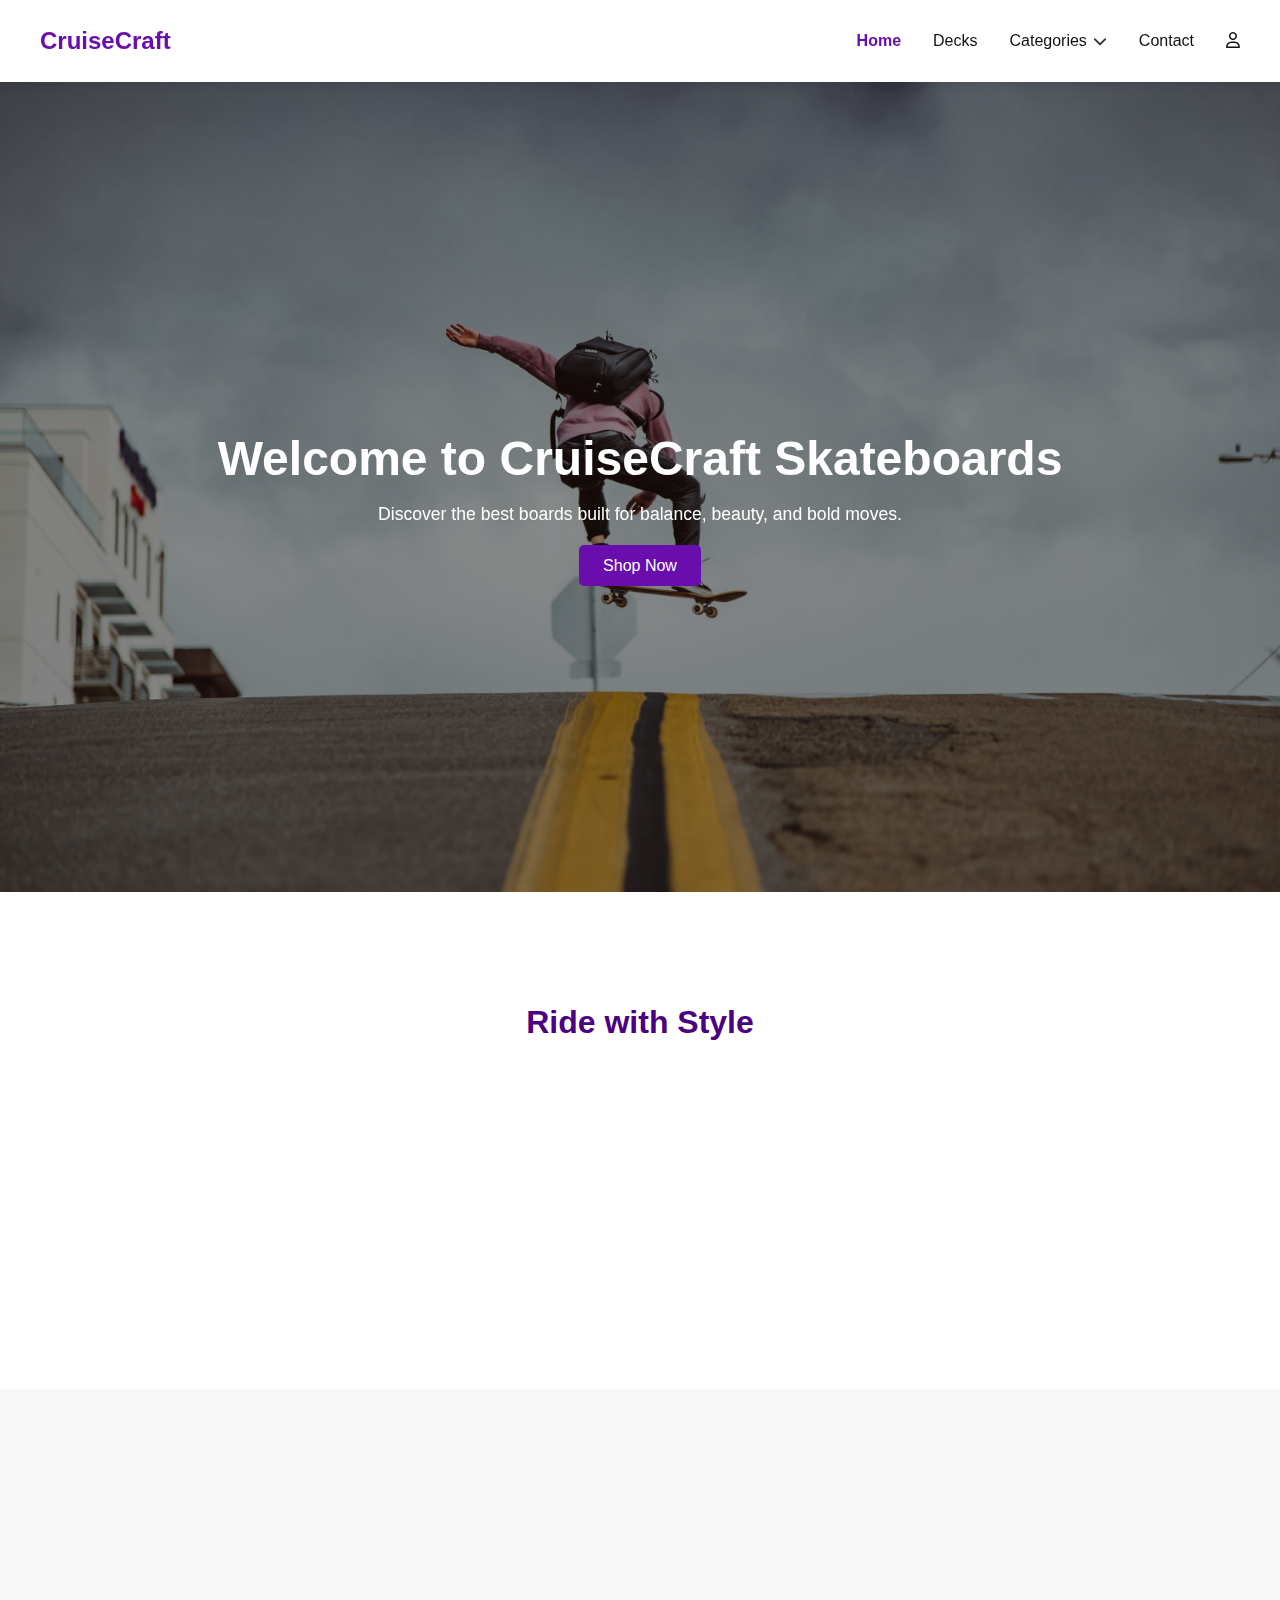
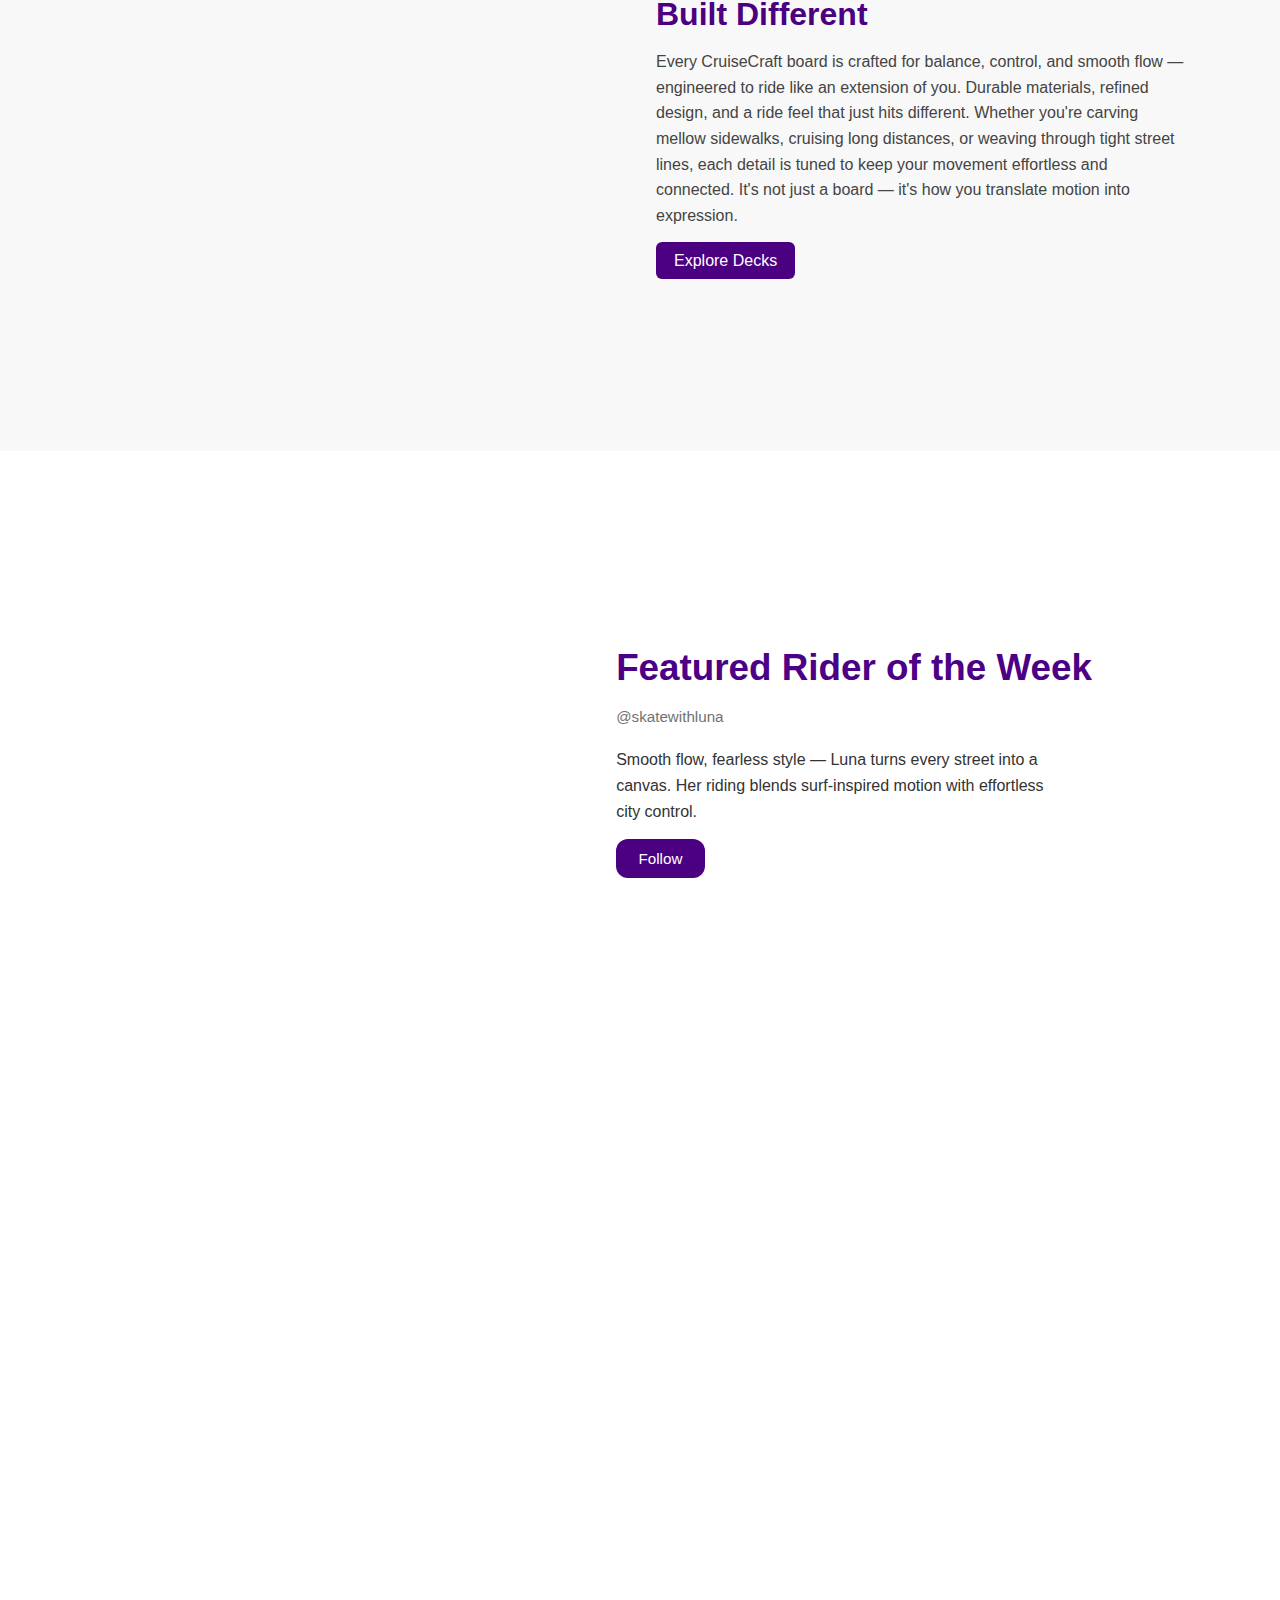
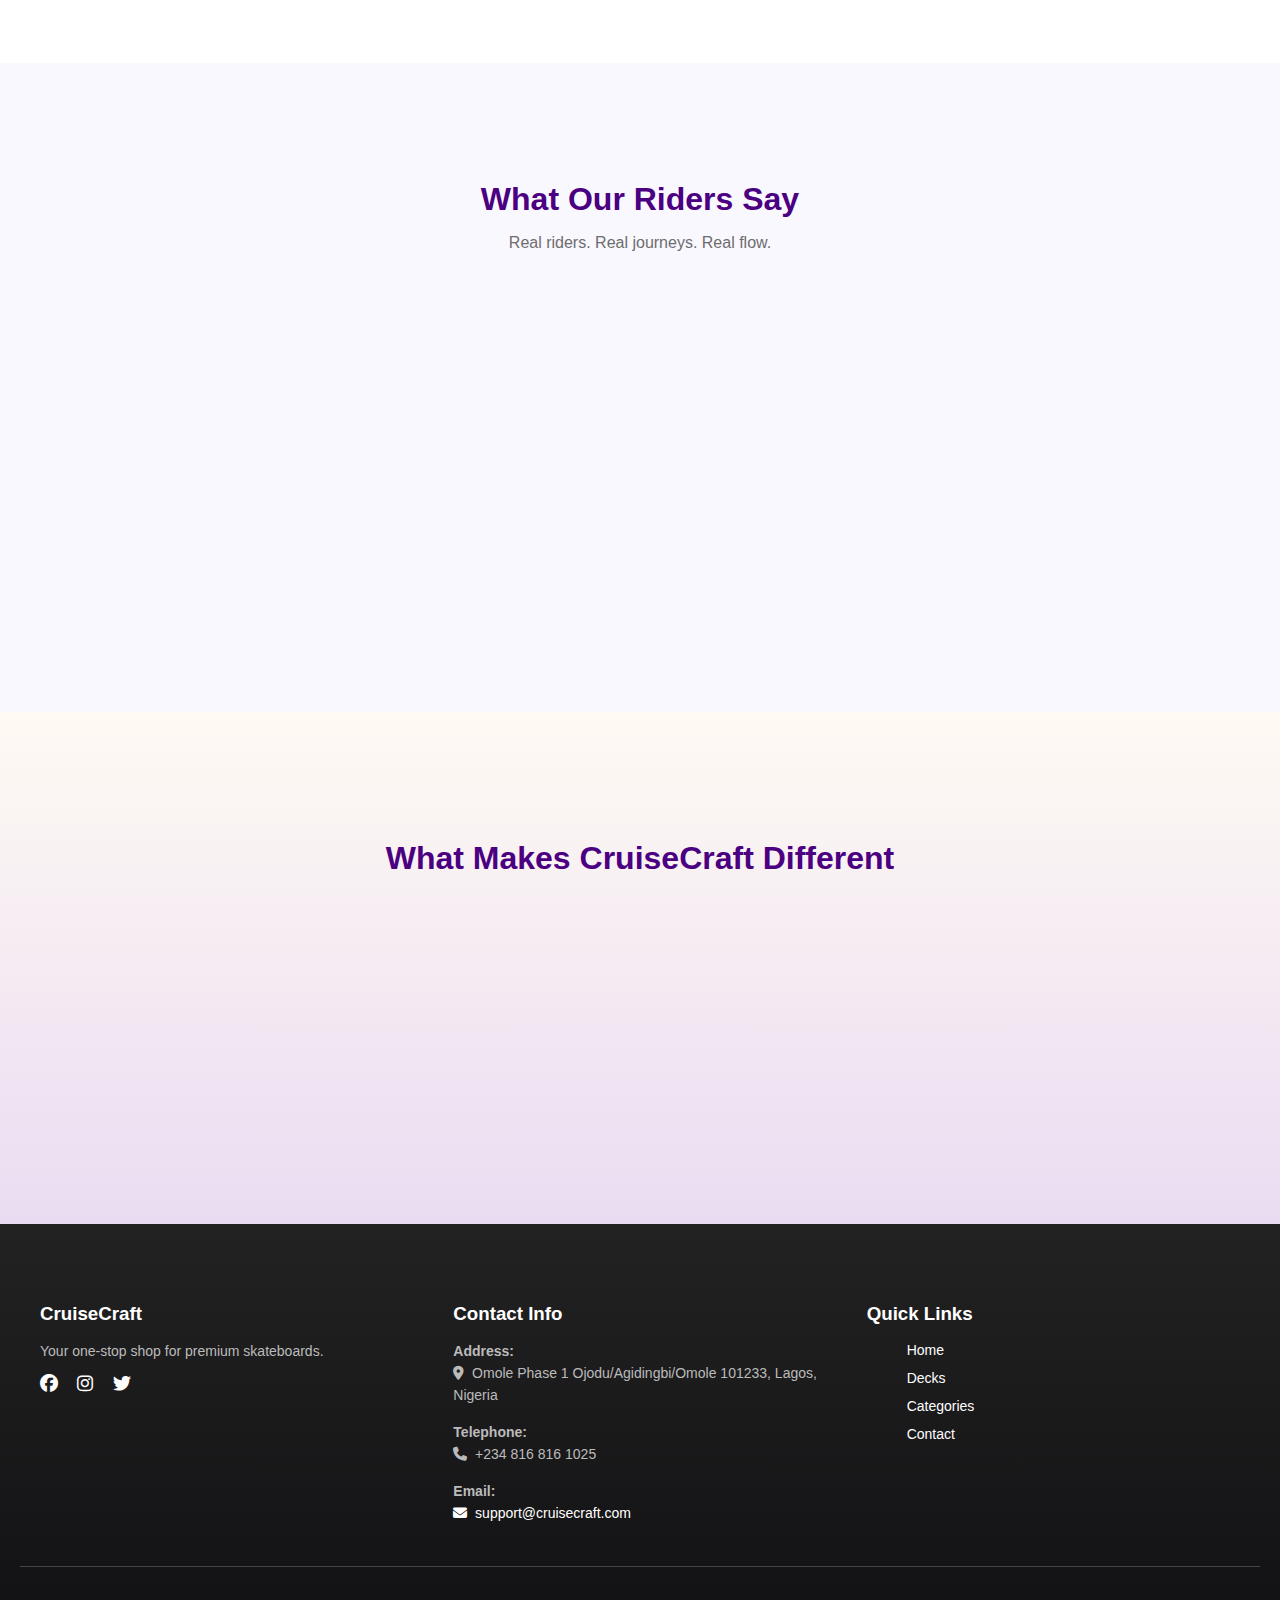
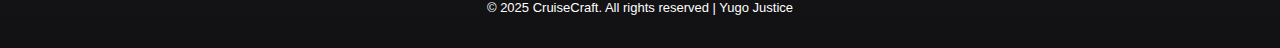
<file: index.html>
<!DOCTYPE html>
<html lang="en">
  <head>
    <meta charset="UTF-8" />
    <meta name="viewport" content="width=device-width, initial-scale=1.0" />
    <title>CruiseCraft Skateboards</title>
    <link rel="stylesheet" href="style.css" />
    <link rel="icon" type="image/png" href="assets/icon/front__11_-removebg-preview.png">
    <link rel="stylesheet" href="https://cdnjs.cloudflare.com/ajax/libs/font-awesome/6.4.0/css/all.min.css">

    <link href="https://unpkg.com/aos@2.3.4/dist/aos.css" rel="stylesheet">
    <!-- google fonts ------------------------------------------------------------------------------------>
  
<!-- google fonts ------------------------------------------------------------------------------------>
  </head>


<body>
  
  <!-- =============== HEADER =============== -->
<header>
     <nav class="navbar">
      <div class="logo"><a href="index.html">CruiseCraft</a></div>
      
    <ul class="nav-links" id="nav-links">
  <li><a href="index.html" class="active">Home</a></li>
  <li><a href="decks.html">Decks</a></li>

  <li class="dropdown">
    <a href="categories.html" class="categories-link">Categories</a>
    <i class="fas fa-chevron-down dropdown-arrow"></i>

    <ul class="dropdown-menu">
      <li><a href="cruiser.html">Cruiser Boards</a></li>
      <li><a href="street.html">Street Boards</a></li>
      <li><a href="long.html">Longboards</a></li>
      <li><a href="surf.html">Surf Skate Boards</a></li>
    </ul>
  </li>

  <li><a href="contact.html">Contact</a></li>

  <li class="mobile-login"><a href="#" id="open-auth"><i class="fa-regular fa-user"></i></a></li>
</ul>
       
       <div class="menu-toggle" id="mobile-menu">
        <i class="fas fa-bars"></i>
       </div>
    </nav>
</header>


  <!-- =============== HERO SECTION =============== -->
    <section class="hero" style="background-image: url('assets/background/bg.jpg');">
      <div class="hero-content">
        <h1 data-aos="fade-down">Welcome to CruiseCraft Skateboards</h1>
        <p data-aos="fade-up">Discover the best boards built for balance, beauty, and bold moves.</p>
        <div data-aos="fade-up" data-aos-delay="100">
        <a href="categories.html" class="btn">Shop Now</a>
        </div>
      </div>
    </section>

    <!-- =============== RIDE WITH STYLE =============== -->
  <section class="ride-style">
    <h2 class="section-title">Ride with Style</h2>
    <div class="style-grid">

      <div class="style-item" data-aos="flip-right">
        <img src="assets/background/streetride.webp" alt="">
        <h3>Street Legends</h3>
      </div>

      <div class="style-item" data-aos="flip-right">
        <img src="assets/background/cruiser.jpeg" alt="">
        <h3>Urban Cruising</h3>
      </div>

      <div class="style-item" data-aos="flip-right">
        <img src="assets/background/downhill.jpeg" alt="">
        <h3>Downhill Thrills</h3>
      </div>
    </div>
  </section>

  <!-- =============== BUILT DIFFERENT SECTION =============== -->
<section class="built-different">
  <div class="built-grid">
    <img src="assets/background/build.webp" alt="" data-aos="fade-right">

    <div class="built-text">
      <h2>Built Different</h2>
      <p>
        Every CruiseCraft board is crafted for balance, control, and smooth flow — engineered to ride like an extension of you. Durable materials, refined design, and a ride feel that just hits different. Whether you're carving mellow sidewalks, cruising long distances, or weaving through tight street lines, each detail is tuned to keep your movement effortless and connected. It's not just a board — it's how you translate motion into expression.
      </p>
      <a href="Decks.html" class="btn">Explore Decks</a>
    </div>

  </div>
</section>

<!-- ===== FEATURED RIDER OF THE WEEK ===== -->
<section class="featured-rider">
  <div class="rider-content">
    <div class="rider-img">
      <img src="assets/home/featrider.jpg" alt="Featured Rider: @skatewithluna" data-aos="fade-up-right">
    </div>

    <div class="rider-text">
      <h2>Featured Rider of the Week</h2>
      <p class="tag">@skatewithluna</p>
      <p>
        Smooth flow, fearless style — Luna turns every street into a canvas. 
        Her riding blends surf-inspired motion with effortless city control.
      </p>
      <a href="https://www.instagram.com/" class="btn">Follow</a>
    </div>
  </div>
</section>


<!-- =============== THE CRUISECRAFT LIFESTYLE SECTION =============== -->
<section class="lifestyle-section" data-aos="fade-right">
  <div class="lifestyle-overlay"></div>
  <div class="lifestyle-content">
    <h2>The CruiseCraft Lifestyle</h2>
    <p>It's more than skating — it's freedom, creativity, and flow. Ride your own story with CruiseCraft.</p>
    <a href="contact.html" class="btn">Join the Community</a>
  </div>

  <div class="lifestyle-collage">
    <img src="assets/lifestyle/life1.jpeg" alt="Cruising the city" />
    <img src="assets/lifestyle/life2.webp" alt="Street skate action" />
    <img src="assets/lifestyle/life3.webp" alt="Beach ride" />
    <img src="assets/lifestyle/life4.jpg" alt="Group riders" />
    <img src="assets/lifestyle/life5.webp" alt="Sunset cruise" />
  </div>
</section>


<!-- =============== RIDE STORIES SECTION =============== -->
<section class="rider-stories">
  <h2 class="section-title">What Our Riders Say</h2>
  <p class="section-subtitle">Real riders. Real journeys. Real flow.</p>

  <div class="rider-stories-grid">

    <div class="rider-card" data-aos="flip-right">
      <img src="assets/lifestyle/rider1.jpg" alt="Rider - Jay">
      <h3>Jay — Birmingham</h3>
      <p>"Cruising the marina at sunrise feels like freedom. My surf skate keeps me flowing."</p>
      <span>★★★★★</span>
    </div>

    <div class="rider-card" data-aos="flip-right">
      <img src="assets/lifestyle/rider2.webp" alt="Rider - Mira">
      <h3>Mira — Sydney</h3>
      <p>"Every carve feels like a wave — concrete surfing changed everything for me."</p>
      <span>★★★★★</span>
    </div>

    <div class="rider-card" data-aos="flip-right">
      <img src="assets/lifestyle/rider3.jpg" alt="Rider - Zane">
      <h3>Zane — California</h3>
      <p>"Long roads, warm air, and my longboard — this is how I clear my mind and stay alive."</p>
      <span>★★★★★</span>
    </div>

  </div>
</section>


<!-- =============== WHAT MAKES CRUISECRAFT DIFFERENT =============== -->
<section class="why-cruisecraft">
  <h2 class="section-title">What Makes CruiseCraft Different</h2>

  <div class="why-features">
    <div class="why-card" data-aos="flip-down">
      <i class="fas fa-wave-square"></i>
      <h3>Flow-Based Design</h3>
      <p>Every board is shaped for smooth carving and natural movement.</p>
    </div>

    <div class="why-card" data-aos="flip-down" data-aos-delay="100">
      <i class="fas fa-tools"></i>
      <h3>Premium Hardware</h3>
      <p>High-quality trucks, wheels, and materials for lasting performance.</p>
    </div>

    <div class="why-card" data-aos="flip-down" data-aos-delay="200">
      <i class="fa-solid fa-truck-fast"></i>
      <h3>Fast Shipping</h3>
      <p>Fast delivery across major cities on qualifying orders.</p>
    </div>

    <div class="why-card" data-aos="flip-down" data-aos-delay="300">
      <i class="fas fa-headset"></i>
      <h3>24/7 Support</h3>
      <p>We're always ready to help you with your order or setup.</p>
    </div>
  </div>
</section>

 <!-- =============== FOOTER =============== -->
     <footer class="footer">
    <div class="footer-container">
      <div class="footer-box">
        <h3>CruiseCraft</h3>
        <p>Your one-stop shop for premium skateboards.</p>
        <div class="socials">
           <a href="#" class="footer__social-link"><i class="fab fa-facebook"></i></a>
          <a href="#" class="footer__social-link"><i class="fab fa-instagram"></i></a>
          <a href="#" class="footer__social-link"><i class="fab fa-twitter"></i></a>
        </div>
      </div>

      <div class="footer-box">
        <h3>Contact Info</h3>
        <p><strong>Address:</strong><br>
        <i class="fa-solid fa-location-dot"></i>&nbsp;  Omole Phase 1 Ojodu/Agidingbi/Omole 101233, Lagos, Nigeria</p>
        <p><strong>Telephone:</strong><br>
        <i class="fa-solid fa-phone"></i>&nbsp; +234 816 816 1025</p>
        <p><strong>Email:</strong><br><a href="#">
        <i class="fa-solid fa-envelope"></i>&nbsp; support@cruisecraft.com
        </a></p>
      </div>

      <div class="footer-box">
        <h3>Quick Links</h3>
        <ul class="footer-links">
          <li><a href="index.html">Home</a></li>
          <li><a href="decks.html">Decks</a></li>
          <li><a href="categories.html">Categories</a></li>
          <li><a href="contact.html">Contact</a></li>
        </ul>
      </div>
    </div>

    <div class="footer-bottom">
      <p> © 2025 CruiseCraft. All rights reserved | Yugo Justice</p>
    </div>
  </footer>

  <!-- AUTH MODAL -->
<div id="auth-modal" class="auth-modal">
  <div class="auth-backdrop"></div>

  <div class="auth-panel">
    <button class="auth-close" id="close-auth">&times;</button>

    <div class="auth-tabs">
      <button id="login-tab" class="auth-tab active">Login</button>
      <button id="signup-tab" class="auth-tab">Sign Up</button>
    </div>

    <!-- LOGIN -->
    <form id="login-form" class="auth-form active">
      <input type="email" placeholder="Email" required>
      <input type="password" placeholder="Password" required>

      <button type="submit" class="auth-btn outline">Login</button>
      <p class="auth-switch-text">Don't have an account? <span id="switch-to-signup">Sign Up</span></p>
    </form>

    <!-- SIGNUP -->
    <form id="signup-form" class="auth-form">
      <input type="text" placeholder="Full Name" required>
      <input type="email" placeholder="Email" required>
      <input type="password" placeholder="Create Password" required>

      <button type="submit" class="auth-btn outline">Create Account</button>
      <p class="auth-switch-text">Already have an account? <span id="switch-to-login">Login</span></p>
    </form>

  </div>
</div>


    <!-- Scroll to Top Button -->
<button id="scrollToTopBtn" title="Go to top">
  <i class="fas fa-arrow-up"></i>
</button>

  <script src="skate.js"></script>

        <!-- AOS -->
<script src="https://unpkg.com/aos@2.3.4/dist/aos.js"></script>
<script>
  AOS.init({
    duration: 1000,  
    once: true,      
    offset: 100,          
  });
</script>

<script>
const lifestyleImages = document.querySelectorAll('.lifestyle-collage img');

const collageObserver = new IntersectionObserver((entries) => {
  entries.forEach(entry => {
    if (entry.isIntersecting) {
      entry.target.style.opacity = 1;
      entry.target.style.animationPlayState = 'running';
    } else {
      entry.target.style.animationPlayState = 'paused';
    }
  });
}, { threshold: 0.15 });

lifestyleImages.forEach(img => collageObserver.observe(img));
</script>


</body>
</html>
</file>
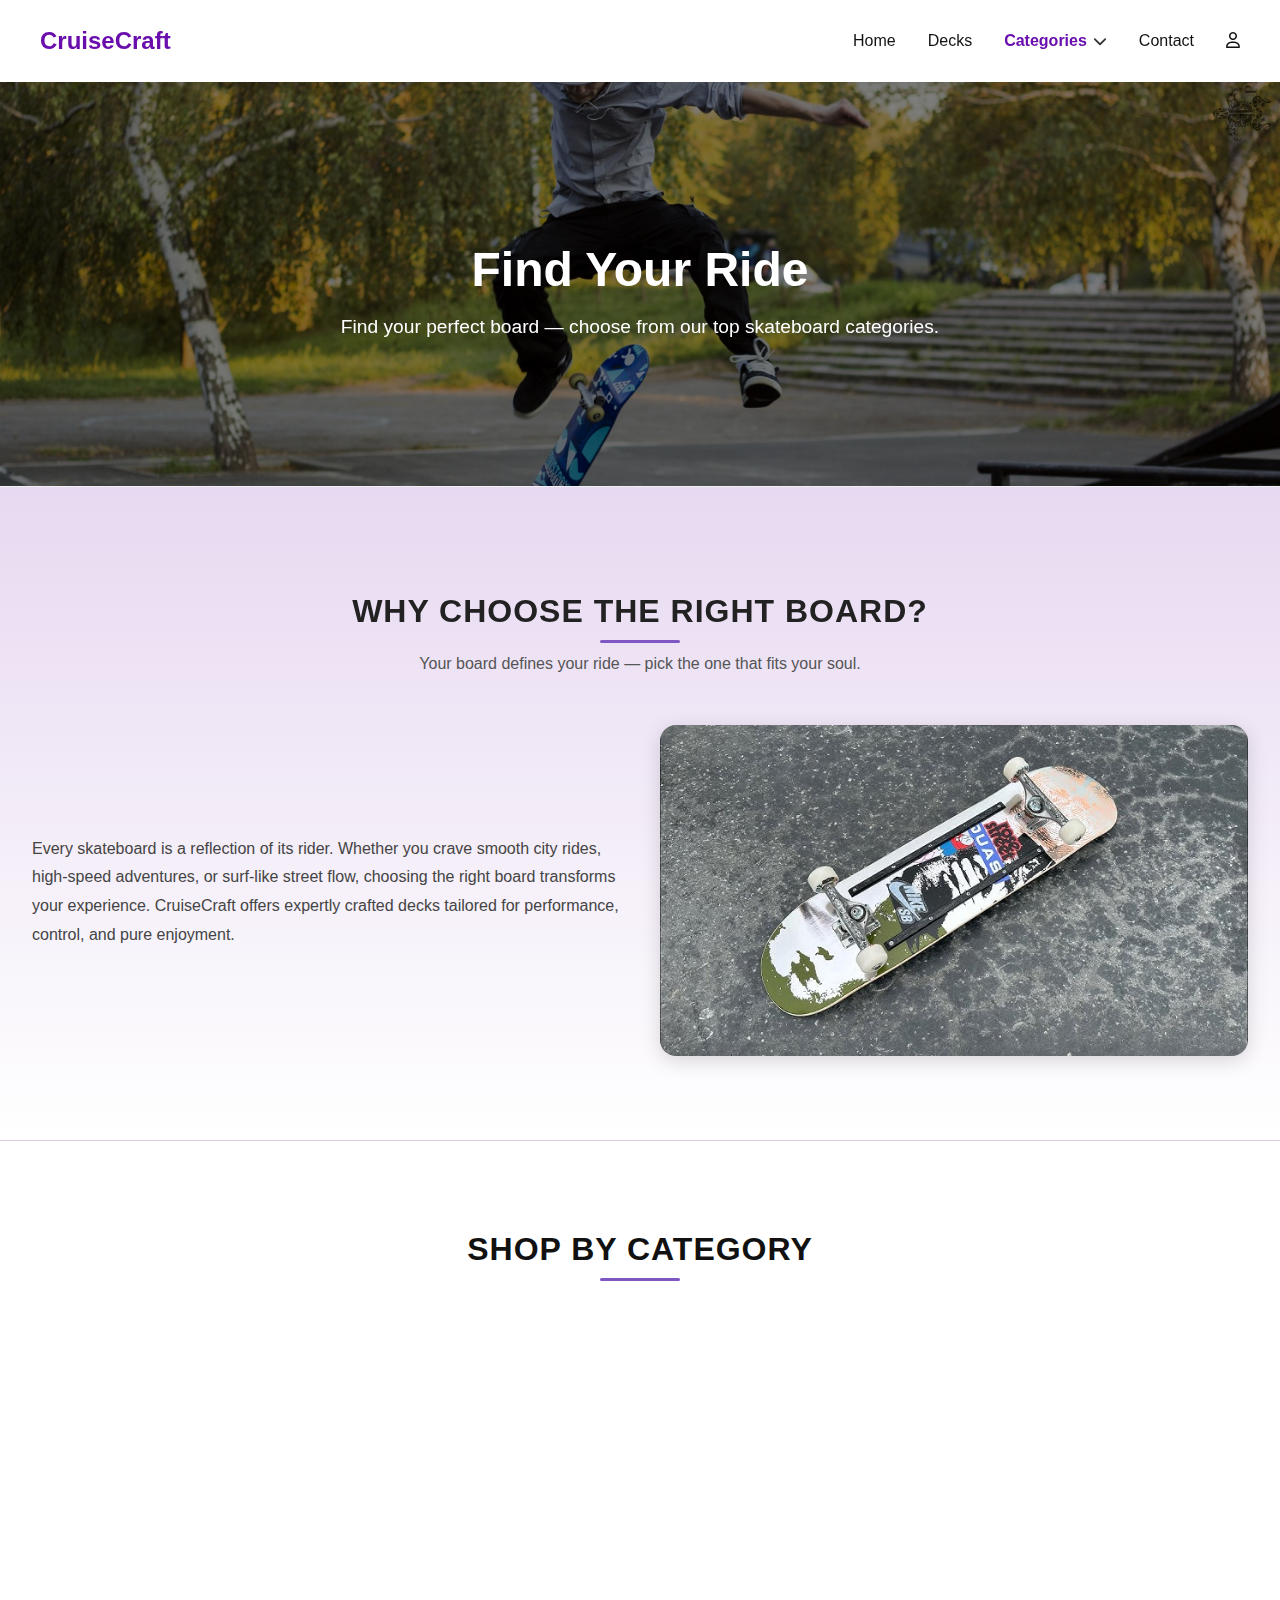
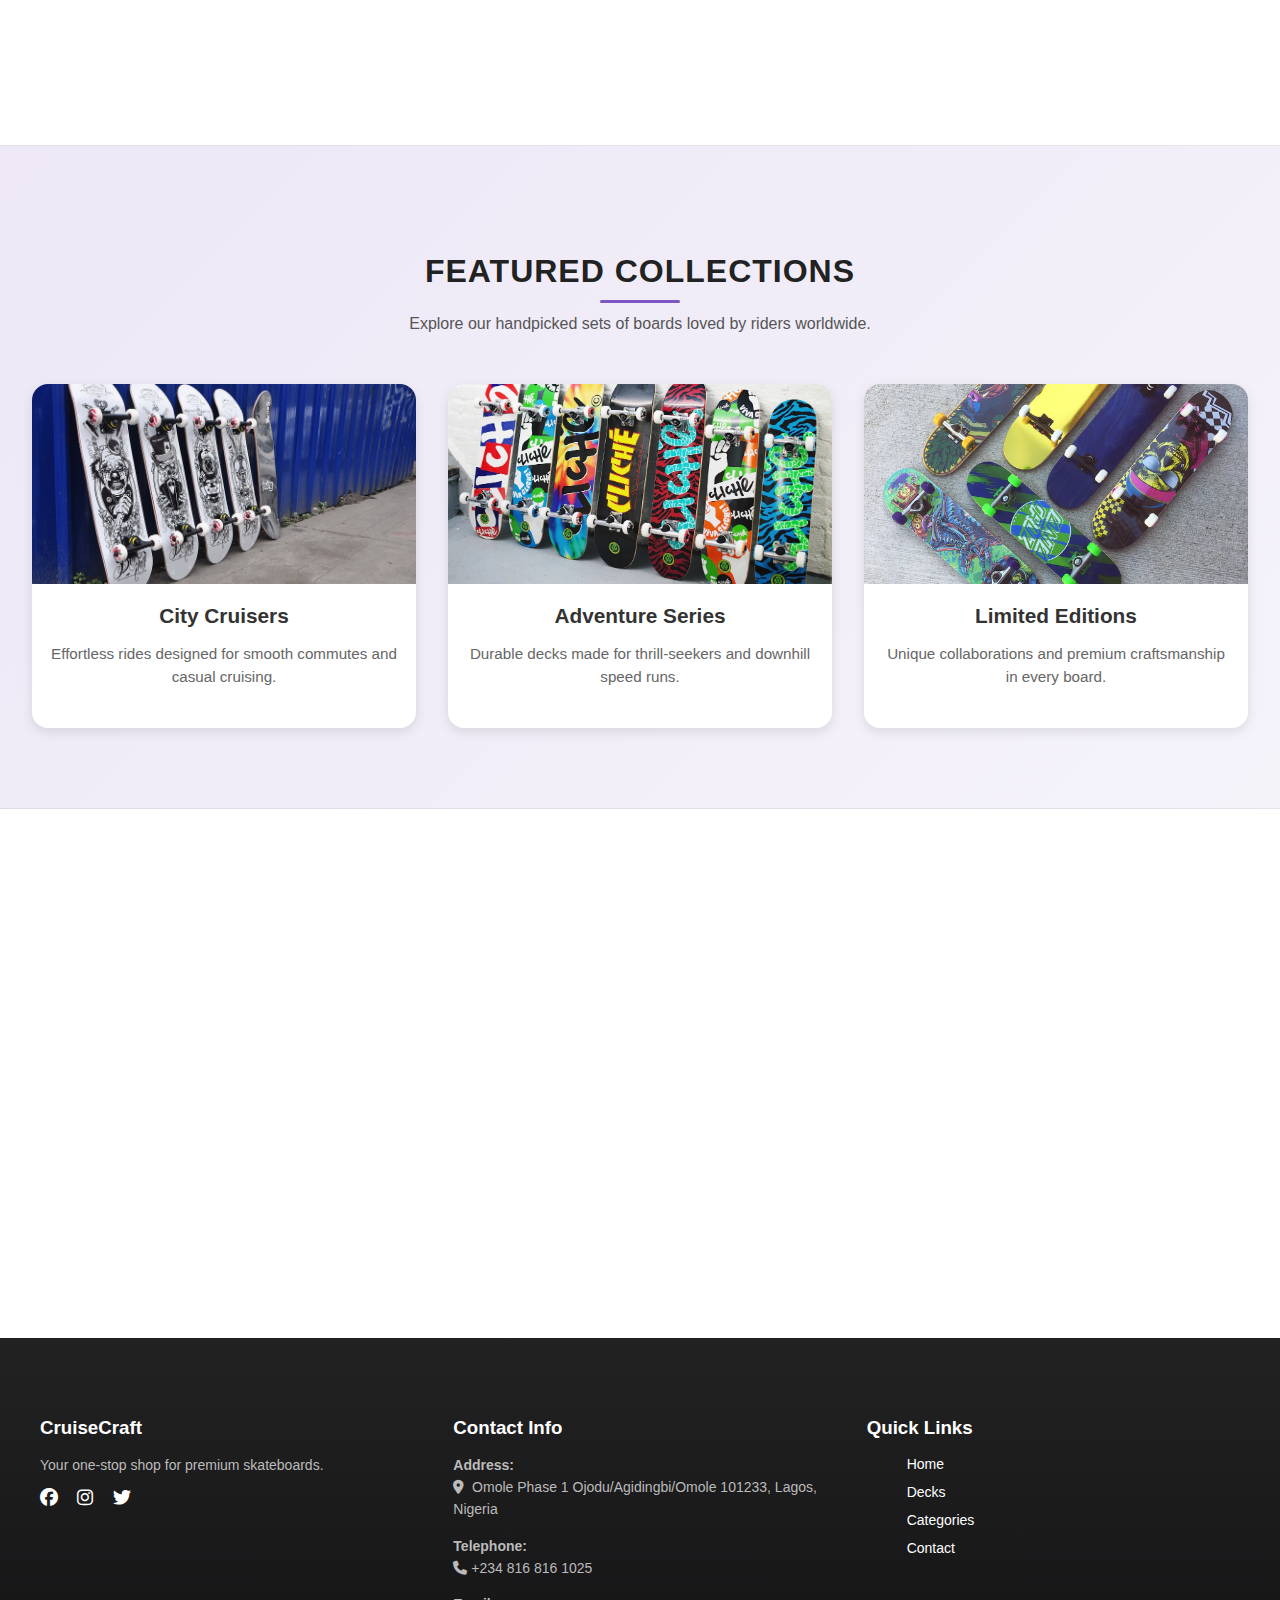
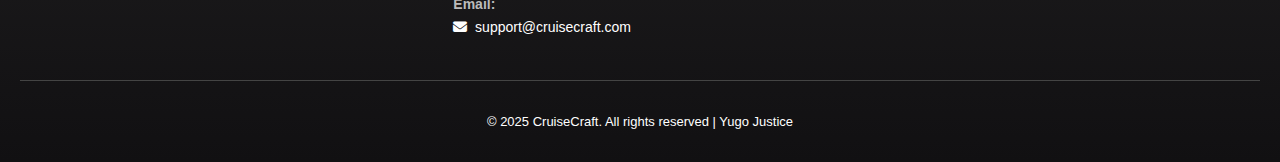
<file: categories.html>
<!DOCTYPE html>
<html lang="en">
  <head>
    <meta charset="UTF-8" />
    <meta name="viewport" content="width=device-width, initial-scale=1.0" />
    <title>Categories | CruiseCraft</title>
    <link rel="stylesheet" href="style.css" />
    <link rel="icon" type="image/png" href="assets/icon/front__11_-removebg-preview.png">

     <link rel="stylesheet" href="https://cdnjs.cloudflare.com/ajax/libs/font-awesome/6.4.0/css/all.min.css">

     <!-- AOS Animation Library -->
<link href="https://unpkg.com/aos@2.3.4/dist/aos.css" rel="stylesheet">

  </head>

  <body>

   <!-- =============== HEADER =============== -->
 <header>
     <nav class="navbar">
      <div class="logo"><a href="index.html">CruiseCraft</a></div>

      <ul class="nav-links" id="nav-links">
        <li><a href="index.html">Home</a></li>
        <li><a href="decks.html">Decks</a></li>

      <li class="dropdown">
       <a href="categories.html" class="categories-link active">Categories</a>
       <i class="fas fa-chevron-down dropdown-arrow"></i>

        <ul class="dropdown-menu">
          <li><a href="cruiser.html">Cruiser Boards</a></li>
          <li><a href="street.html">Street Boards</a></li>
          <li><a href="long.html">Longboards</a></li>
          <li><a href="surf.html">Surf Skate Boards</a></li>
        </ul>
      </li>

       <li><a href="contact.html">Contact</a></li>

    <li class="mobile-login"><a href="#" id="open-auth"><i class="fa-regular fa-user"></i></a></li>
      </ul>

      <div class="menu-toggle" id="mobile-menu">
        <i class="fas fa-bars"></i>
      </div>

    </nav>
</header>

    <!--==================== HERO SECTION ====================-->
    <section class="hero_contact" style="background-image: url('assets/background/catebg.jpg');">
      <div class="hero__overlay"></div>
      <div class="hero__content">
        <h1 data-aos="fade-in" >Find Your Ride</h1>
        <p data-aos="fade-up" >Find your perfect board — choose from our top skateboard categories.</p>
      </div>
    </section>

       <!--==================== WHY CHOOSE THE RIGHT BOARD ====================-->
    <section class="right-board" style="background-color: #fefefe;">
      <h2 class="section__title" style="text-align:center;" class="section__title" data-aos="fade-right">Why Choose the Right Board?</h2>
      <p class="section__subtitle" style="text-align:center;">Your board defines your ride — pick the one that fits your soul.</p>

      <div class="right__content container grid">
        <div class="right__text">
          <p>
            Every skateboard is a reflection of its rider. Whether you crave smooth city rides, high-speed adventures,
            or surf-like street flow, choosing the right board transforms your experience.
            CruiseCraft offers expertly crafted decks tailored for performance, control, and pure enjoyment.
          </p>
        </div>
        <div class="right__image">
          <img src="assets/categories/chooseboard.jpg" alt="Choosing the right board" />
        </div>
      </div>
    </section>

     <!--==================== SHOP BY CATEGORY (UNCHANGED) ====================-->
    <section class="categories section">
      <h2 class="section__title">Shop by Category</h2> <br>

      <div class="categories__container container grid">
        <div class="category__card" data-aos="flip-right" data-aos-delay="90">
          <img src="assets/categories/cruiserskate.png" alt="Cruiser Boards" />
          <h3 class="category__title">Cruiser Boards</h3>
          <p>Perfect for smooth rides around town.</p>
          <a href="cruiser.html">
          <button class="btn">View Boards</button>
          </a>
        </div>

        <div class="category__card" data-aos="flip-right" data-aos-delay="100">
          <img src="assets/categories/skatenorm.png" alt="Street Boards" />
          <h3 class="category__title">Street Boards</h3>
          <p>Ideal for tricks and skatepark fun.</p>
          <a href="street.html">
          <button class="btn">View Boards</button>
          </a>
        </div>

        <div class="category__card" data-aos="flip-right" data-aos-delay="200">
          <img src="assets/categories/longskate.png" alt="Longboards" />
          <h3 class="category__title">Longboards</h3>
          <p>Stability and style for cruising or downhill.</p>
          <a href="long.html">
          <button class="btn">View Boards</button>
          </a>
        </div>

        <div class="category__card" data-aos="flip-right" data-aos-delay="300">
          <img src="assets/categories/surfskate.png" alt="SurfSkate Boards" />
          <h3 class="category__title">Surf Skate Boards</h3>
          <p>Surf the streets. Anytime. Anywhere.</p>
          <a href="surf.html">
          <button class="btn">View Boards</button>
          </a>
        </div>
      </div>
    </section>

    
    <!--==================== FEATURED COLLECTIONS ====================-->
    <section class="featured-collections" style="background-color: #f9f9fb;">
      <h2 class="section__title" style="text-align:center;" class="section__title">Featured Collections</h2>
      <p class="section__subtitle" style="text-align:center;">Explore our handpicked sets of boards loved by riders worldwide.</p>

      <div class="collections__container container grid">
        <div class="collection__card">
          <img src="assets/categories/collection1.jpg" alt="City Cruisers" />
          <h3>City Cruisers</h3>
          <p>Effortless rides designed for smooth commutes and casual cruising.</p>
        </div>

        <div class="collection__card">
          <img src="assets/categories/collection2.jpg" alt="Adventure Series" />
          <h3>Adventure Series</h3>
          <p>Durable decks made for thrill-seekers and downhill speed runs.</p>
        </div>

        <div class="collection__card">
          <img src="assets/categories/collection3.webp" alt="Limited Editions" />
          <h3>Limited Editions</h3>
          <p>Unique collaborations and premium craftsmanship in every board.</p>
        </div>
      </div>
    </section>

    <!--==================== COMPARE BOARD TYPES ====================-->
    <section class="compare-board" style="background-color: white;" data-aos="fade-up">
      <h2 class="section__title" style="text-align:center;" class="section__title">Compare Board Types</h2>
      <p class="section__subtitle" style="text-align:center;">Find out which board suits your style and terrain.</p>

      <div class="compare__grid container">
        <div class="compare__item" data-aos="flip-left">
          <h3>Cruiser</h3>
          <p>Great for relaxed riding and city exploration. Smooth and stylish.</p>
        </div>

        <div class="compare__item" data-aos="flip-left" data-aos-delay="100">
          <h3>Street</h3>
          <p>Built for tricks, jumps, and skateparks — the skater's playground.</p>
        </div>

        <div class="compare__item" data-aos="flip-left" data-aos-delay="200">
          <h3>Longboard</h3>
          <p>Stable and fast — perfect for downhill racing or easy long rides.</p>
        </div>

        <div class="compare__item" data-aos="flip-left" data-aos-delay="300">
          <h3>Surf Skate</h3>
          <p>Experience the flow of surfing right on the streets. Smooth carving feel.</p>
        </div>
      </div>
    </section>

    <!--==================== FOOTER ====================-->
    <footer class="footer">
    <div class="footer-container">
      <div class="footer-box">
        <h3>CruiseCraft</h3>
        <p>Your one-stop shop for premium skateboards.</p>
        <div class="socials">
           <a href="#" class="footer__social-link"><i class="fab fa-facebook"></i></a>
          <a href="#" class="footer__social-link"><i class="fab fa-instagram"></i></a>
          <a href="#" class="footer__social-link"><i class="fab fa-twitter"></i></a>
        </div>
      </div>

      <!-- Contact -->
      <div class="footer-box">
        <h3>Contact Info</h3>
        <p><strong>Address:</strong><br>
        <i class="fa-solid fa-location-dot"></i>&nbsp;  Omole Phase 1 Ojodu/Agidingbi/Omole 101233, Lagos, Nigeria</p>
        <p><strong>Telephone:</strong><br>
        <i class="fa-solid fa-phone"></i>&nbsp;+234 816 816 1025</p>
        <p><strong>Email:</strong><br><a href="#">
        <i class="fa-solid fa-envelope"></i>&nbsp; support@cruisecraft.com
        </a></p>
      </div>

      <!-- Links -->
      <div class="footer-box">
        <h3>Quick Links</h3>
        <ul class="footer-links">
          <li><a href="index.html">Home</a></li>
          <li><a href="decks.html">Decks</a></li>
          <li><a href="categories.html">Categories</a></li>
          <li><a href="contact.html">Contact</a></li>
        </ul>
      </div>
    </div>

   <div class="footer-bottom">
      <p> © 2025 CruiseCraft. All rights reserved | Yugo Justice</p>
    </div>
  </footer>


   <!-- AUTH MODAL -->
<div id="auth-modal" class="auth-modal">
  <div class="auth-backdrop"></div>

  <div class="auth-panel">
    <button class="auth-close" id="close-auth">&times;</button>

    <div class="auth-tabs">
      <button id="login-tab" class="auth-tab active">Login</button>
      <button id="signup-tab" class="auth-tab">Sign Up</button>
    </div>

    <!-- LOGIN -->
    <form id="login-form" class="auth-form active">
      <input type="email" placeholder="Email" required>
      <input type="password" placeholder="Password" required>

      <button type="submit" class="auth-btn outline">Login</button>
      <p class="auth-switch-text">Don't have an account? <span id="switch-to-signup">Sign Up</span></p>
    </form>

    <!-- SIGNUP -->
    <form id="signup-form" class="auth-form">
      <input type="text" placeholder="Full Name" required>
      <input type="email" placeholder="Email" required>
      <input type="password" placeholder="Create Password" required>

      <button type="submit" class="auth-btn outline">Create Account</button>
      <p class="auth-switch-text">Already have an account? <span id="switch-to-login">Login</span></p>
    </form>

  </div>
</div>

  <!-- Scroll to Top Button -->
<button id="scrollToTopBtn" title="Go to top">
  <i class="fas fa-arrow-up"></i>
</button>

    <script src="skate.js"></script>

     <!-- AOS JS -->
 <script src="https://unpkg.com/aos@2.3.4/dist/aos.js"></script>
<script>
  AOS.init({
    duration: 1000,  
    once: true,      
    offset: 100,          
  });
</script>
 


  </body>
</html>
</file>
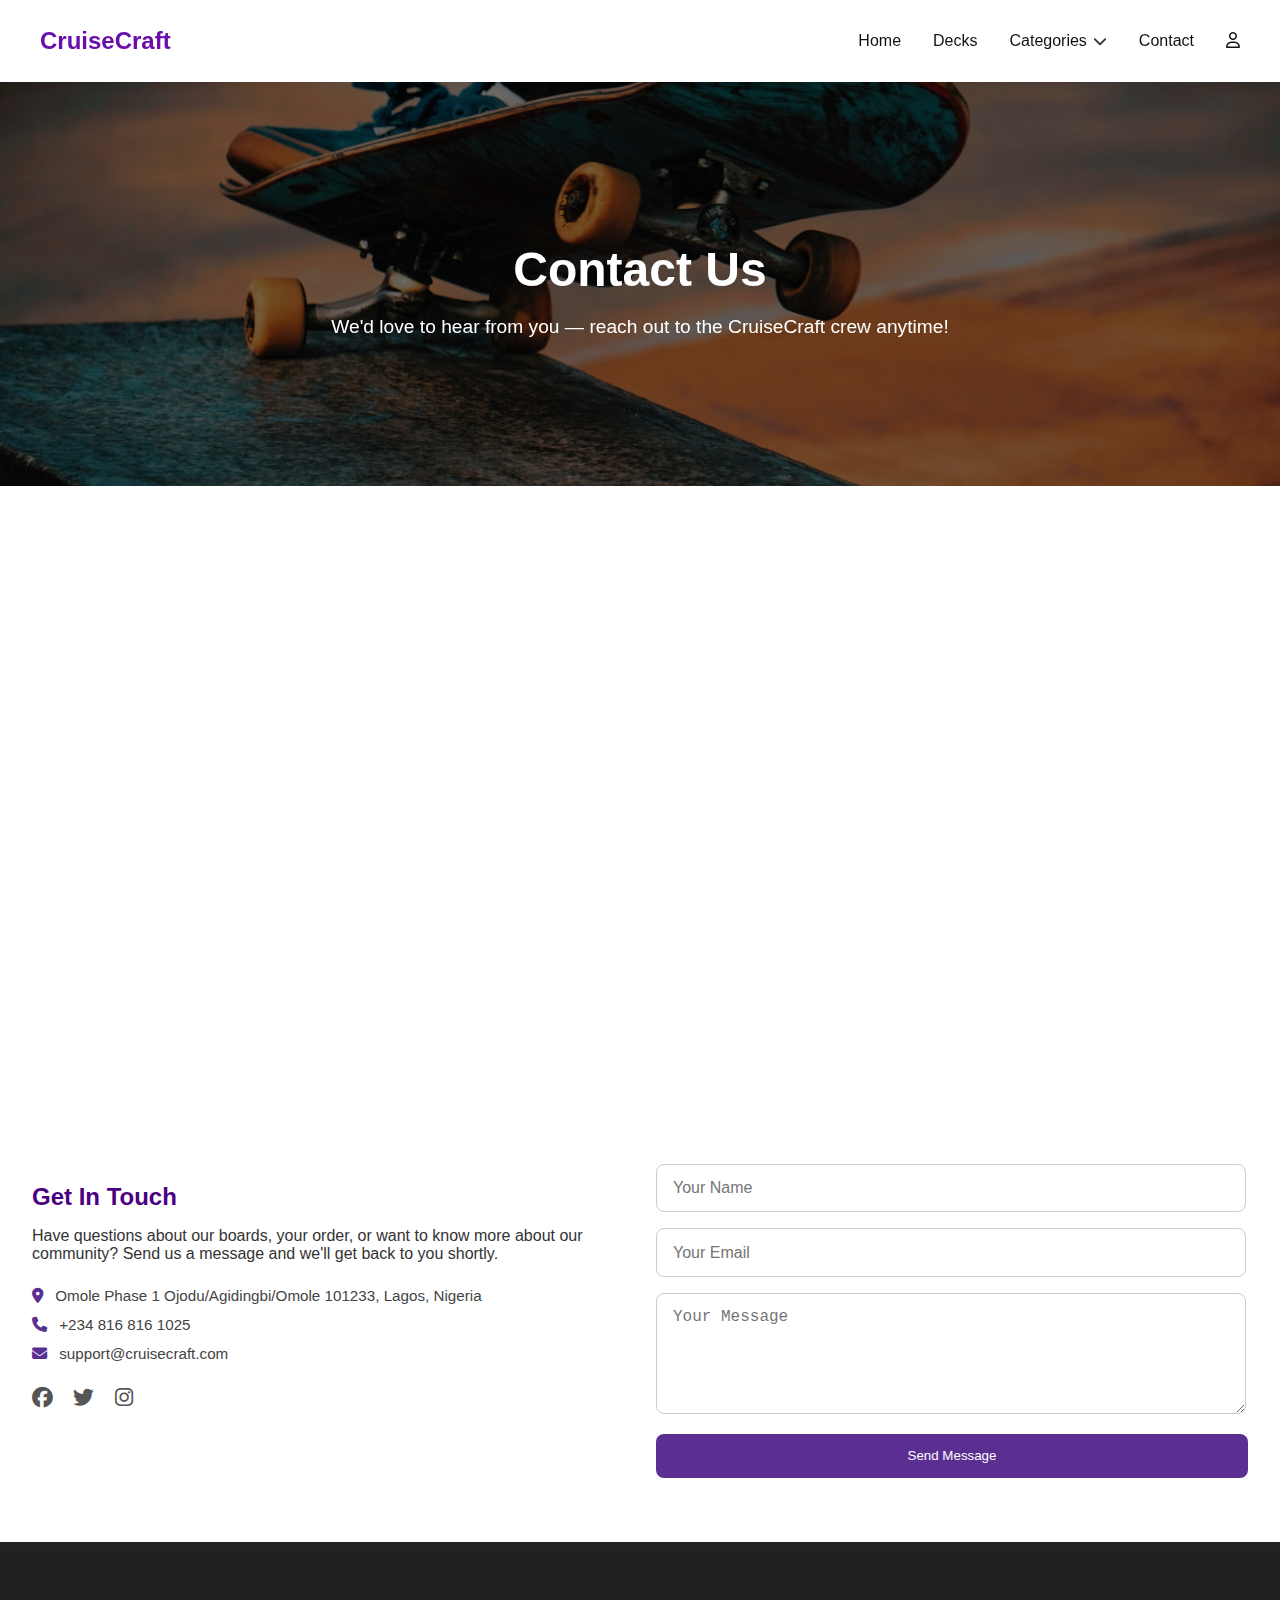
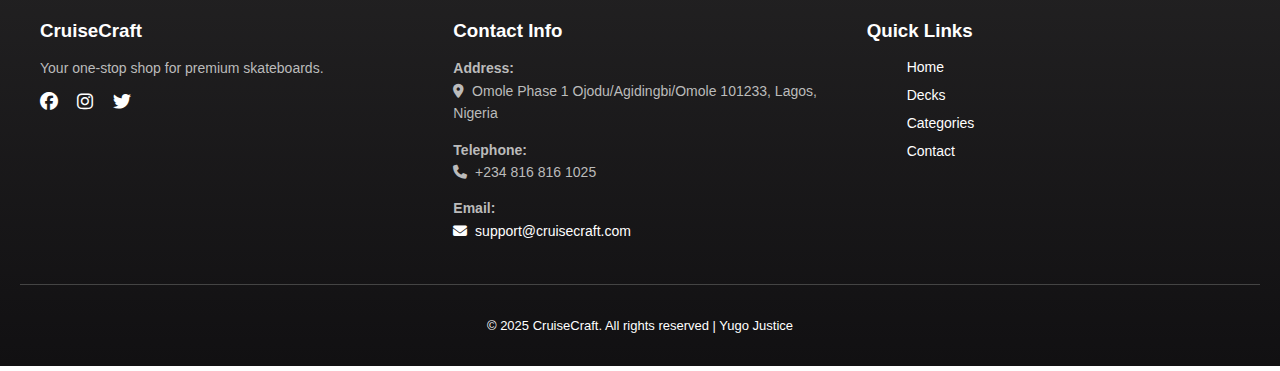
<file: contact.html>
<!DOCTYPE html>
<html lang="en">
  <head>
    <meta charset="UTF-8" />
    <meta name="viewport" content="width=device-width, initial-scale=1.0" />
    <title>Contact | CruiseCraft</title>
    <link rel="stylesheet" href="style.css" />
    <link rel="icon" type="image/png" href="assets/icon/front__11_-removebg-preview.png">

   <link rel="stylesheet" href="https://cdnjs.cloudflare.com/ajax/libs/font-awesome/6.4.0/css/all.min.css">

   <link href="https://unpkg.com/aos@2.3.4/dist/aos.css" rel="stylesheet">

   <!-- google fonts ------------------------------------------------------------------------------------>
   
<!-- google fonts ------------------------------------------------------------------------------------>
  </head>

  <body>

     <!-- =============== HEADER =============== -->
<header>
     <nav class="navbar">
      <div class="logo"><a href="index.html">CruiseCraft</a></div>

      <ul class="nav-links" id="nav-links">
        <li><a href="index.html">Home</a></li>
        <li><a href="decks.html">Decks</a></li>

      <li class="dropdown">
       <a href="categories.html" class="categories-link">Categories</a>
       <i class="fas fa-chevron-down dropdown-arrow"></i>

        <ul class="dropdown-menu">
          <li><a href="cruiser.html">Cruiser Boards</a></li>
          <li><a href="street.html">Street Boards</a></li>
          <li><a href="long.html">Longboards</a></li>
          <li><a href="surf.html">Surf Skate Boards</a></li>
        </ul>
      </li>

      <li><a href="contact.html">Contact</a></li>

       <li class="mobile-login"><a href="#" id="open-auth"><i class="fa-regular fa-user"></i></a></li>
      </ul>

      <div class="menu-toggle" id="mobile-menu">
        <i class="fas fa-bars"></i>
      </div>
    </nav>
</header>


    <!--==================== HERO SECTION ====================-->
    <section class="hero_contact" style="background-image: url('assets/background/contbg.jpg');">
      <div class="hero__overlay"></div>
      <div class="hero__content">
        <h1 data-aos="fade-in">Contact Us</h1>
        <p data-aos="fade-up">We'd love to hear from you — reach out to the CruiseCraft crew anytime!</p>
      </div>
    </section>


<main class="location">

<iframe src="https://www.google.com/maps/embed?pb=!1m18!1m12!1m3!1d3963.0750494417607!2d3.3532104731183523!3d6.637602121830722!2m3!1f0!2f0!3f0!3m2!1i1024!2i768!4f13.1!3m3!1m2!1s0x103b93ec680c37ad%3A0xf39b465cb5b58167!2sOmole%20Phase%201%2C%20Ojodu%2FAgidingbi%2FOmole%20101233%2C%20Lagos!5e0!3m2!1sen!2sng!4v1728060568498!5m2!1sen!2sng" width="600" height="450" style="border:0;" allowfullscreen="" loading="lazy" referrerpolicy="no-referrer-when-downgrade"></iframe>

</main>


    <!--==================== CONTACT SECTION ====================-->
    <section class="contact section">
      <div class="contact__container container grid">
        <div class="contact__info">
          <h2>Get In Touch</h2>
          <p>Have questions about our boards, your order, or want to know more about our community? Send us a message and we'll get back to you shortly.</p>

          <ul class="contact__details">
            <li><i class="fa-solid fa-location-dot"></i> Omole Phase 1 Ojodu/Agidingbi/Omole 101233, Lagos, Nigeria</li>
            <li><i class="fa-solid fa-phone"></i> +234 816 816 1025</li>
            <li><i class="fa-solid fa-envelope"></i> support@cruisecraft.com</li>
          </ul>

          <div class="contact__social">
            <a href="#"><i class="fa-brands fa-facebook"></i></a>
            <a href="#"><i class="fa-brands fa-twitter"></i></a>
            <a href="#"><i class="fa-brands fa-instagram"></i></a>
          </div>
        </div>

        <div class="contact__form">
          <form action="https://formspree.io/f/mpwolebz" method="POST">
            <div class="form__group">
              <input type="text" name="name" placeholder="Your Name" required />
            </div>
            <div class="form__group">
              <input type="email" name="email" placeholder="Your Email" required />
            </div>
            <div class="form__group">
              <textarea name="message" rows="5" placeholder="Your Message" required></textarea>
            </div>
            <button type="submit" class="btn">Send Message</button>
          </form>
        </div>
      </div>
    </section>

   <!-- =============== FOOTER =============== -->
    <footer class="footer">
    <div class="footer-container">
      <div class="footer-box">
        <h3>CruiseCraft</h3>
        <p>Your one-stop shop for premium skateboards.</p>
        <div class="socials">
           <a href="#" class="footer__social-link"><i class="fab fa-facebook"></i></a>
          <a href="#" class="footer__social-link"><i class="fab fa-instagram"></i></a>
          <a href="#" class="footer__social-link"><i class="fab fa-twitter"></i></a>
        </div>
      </div>

      <div class="footer-box">
        <h3>Contact Info</h3>
        <p><strong>Address:</strong><br>
        <i class="fa-solid fa-location-dot"></i>&nbsp; Omole Phase 1 Ojodu/Agidingbi/Omole 101233, Lagos, Nigeria</p>
        <p><strong>Telephone:</strong><br>
        <i class="fa-solid fa-phone"></i>&nbsp; +234 816 816 1025</p>
        <p><strong>Email:</strong><br><a href="#">
        <i class="fa-solid fa-envelope"></i>&nbsp; support@cruisecraft.com
        </a></p>
      </div>

      <div class="footer-box">
        <h3>Quick Links</h3>
        <ul class="footer-links">
          <li><a href="index.html">Home</a></li>
          <li><a href="decks.html">Decks</a></li>
          <li><a href="categories.html">Categories</a></li>
          <li><a href="contact.html">Contact</a></li>
        </ul>
      </div>
    </div>

    <div class="footer-bottom">
      <p> © 2025 CruiseCraft. All rights reserved | Yugo Justice</p>
    </div>
  </footer>

   <!-- AUTH MODAL -->
<div id="auth-modal" class="auth-modal">
  <div class="auth-backdrop"></div>

  <div class="auth-panel">
    <button class="auth-close" id="close-auth">&times;</button>

    <div class="auth-tabs">
      <button id="login-tab" class="auth-tab active">Login</button>
      <button id="signup-tab" class="auth-tab">Sign Up</button>
    </div>

    <!-- LOGIN -->
    <form id="login-form" class="auth-form active">
      <input type="email" placeholder="Email" required>
      <input type="password" placeholder="Password" required>

      <button type="submit" class="auth-btn outline">Login</button>
      <p class="auth-switch-text">Don't have an account? <span id="switch-to-signup">Sign Up</span></p>
    </form>

    <!-- SIGNUP -->
    <form id="signup-form" class="auth-form">
      <input type="text" placeholder="Full Name" required>
      <input type="email" placeholder="Email" required>
      <input type="password" placeholder="Create Password" required>

      <button type="submit" class="auth-btn outline">Create Account</button>
      <p class="auth-switch-text">Already have an account? <span id="switch-to-login">Login</span></p>
    </form>

  </div>
</div>

<!-- Scroll to Top Button -->
<button id="scrollToTopBtn" title="Go to top">
  <i class="fas fa-arrow-up"></i>
</button>

    <script src="skate.js"></script>

        <!-- AOS -->
<script src="https://unpkg.com/aos@2.3.4/dist/aos.js"></script>
<script>
  AOS.init({
    duration: 1000,  
    once: true,      
    offset: 100,          
  });
</script>

  </body>
</html>
</file>
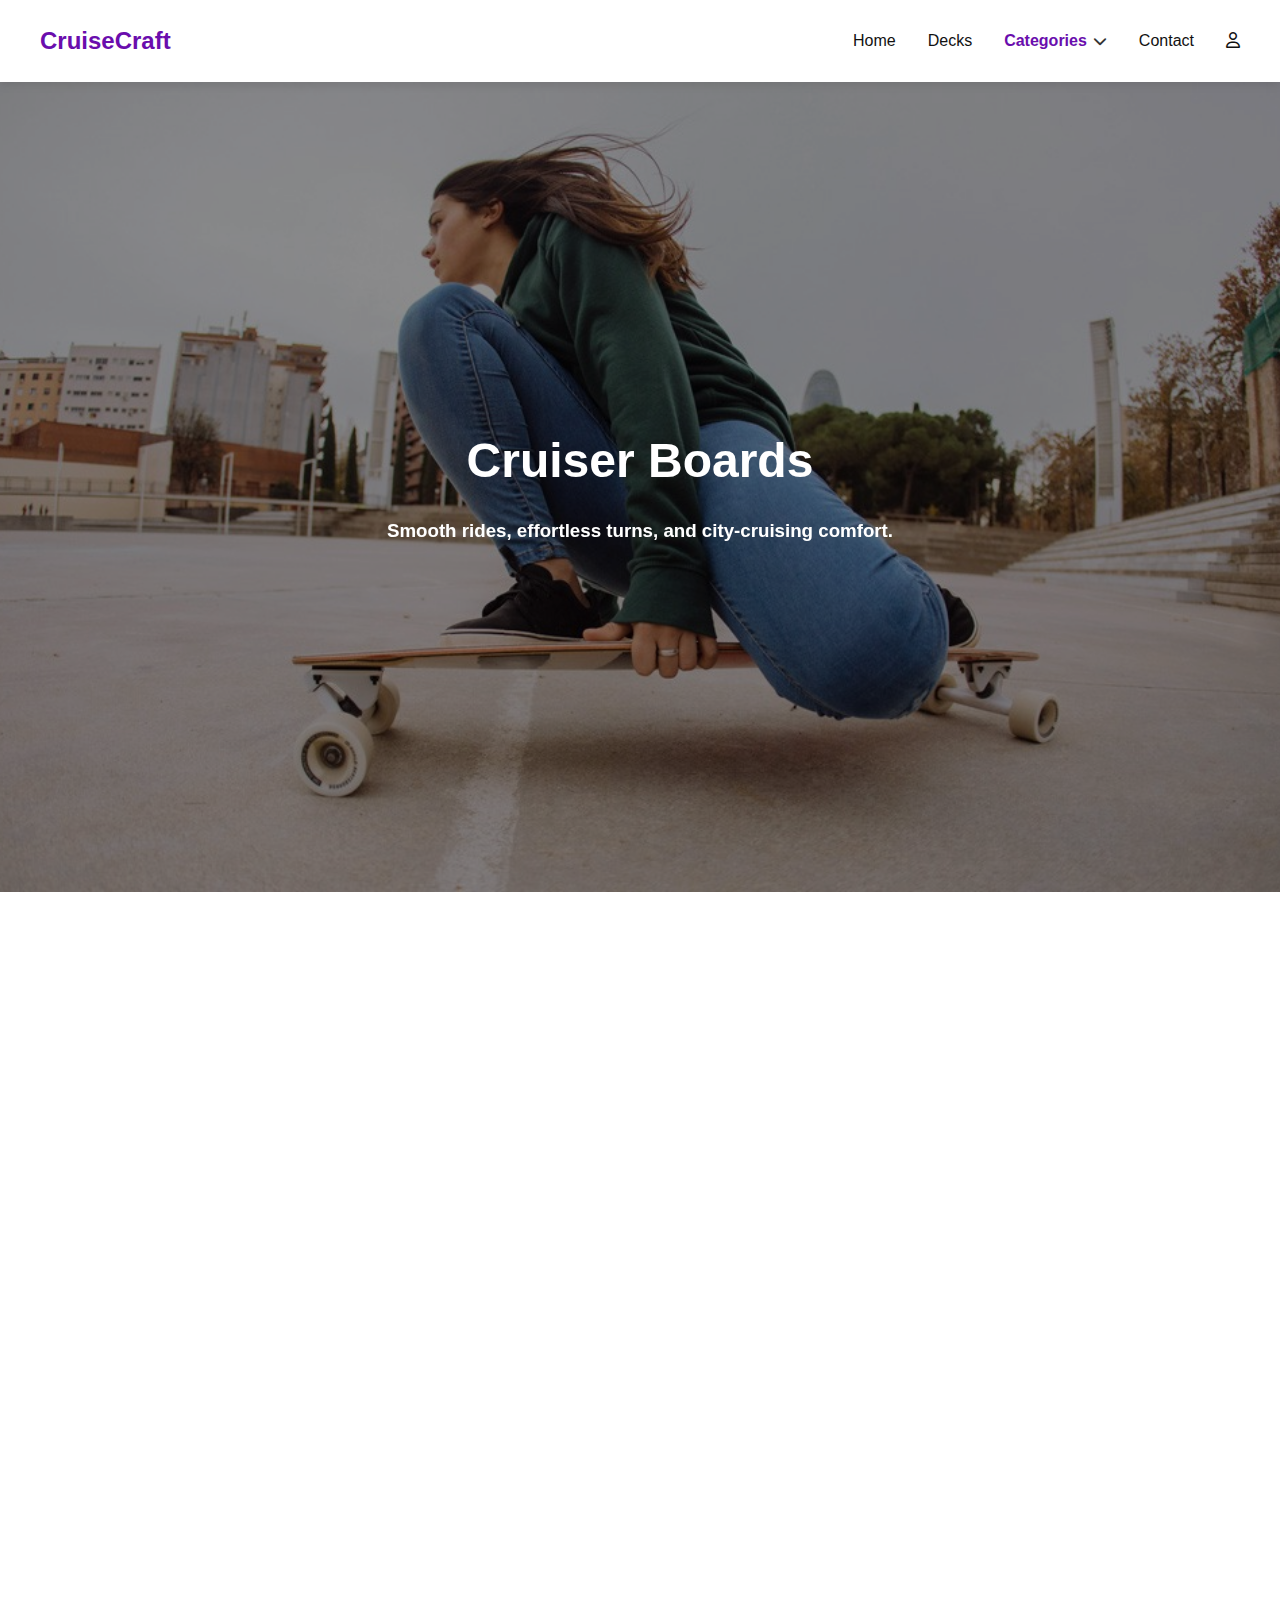
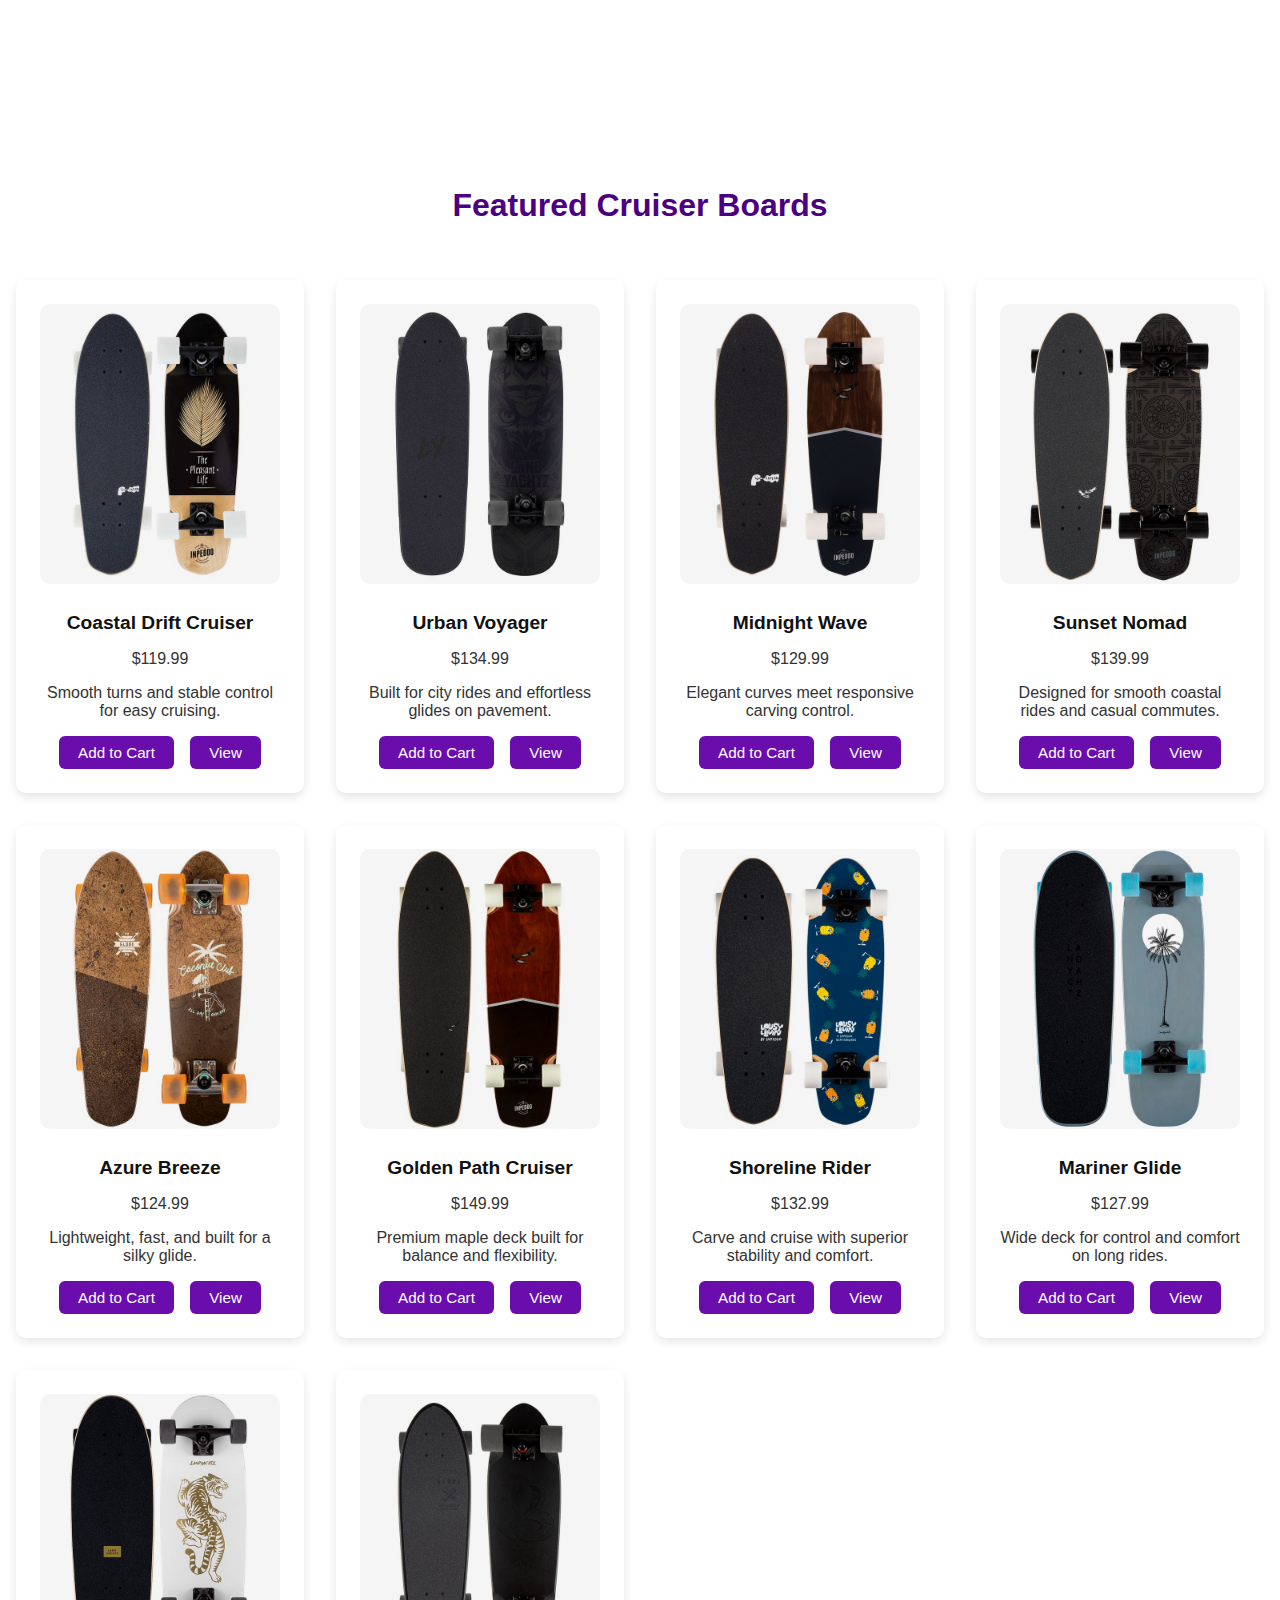
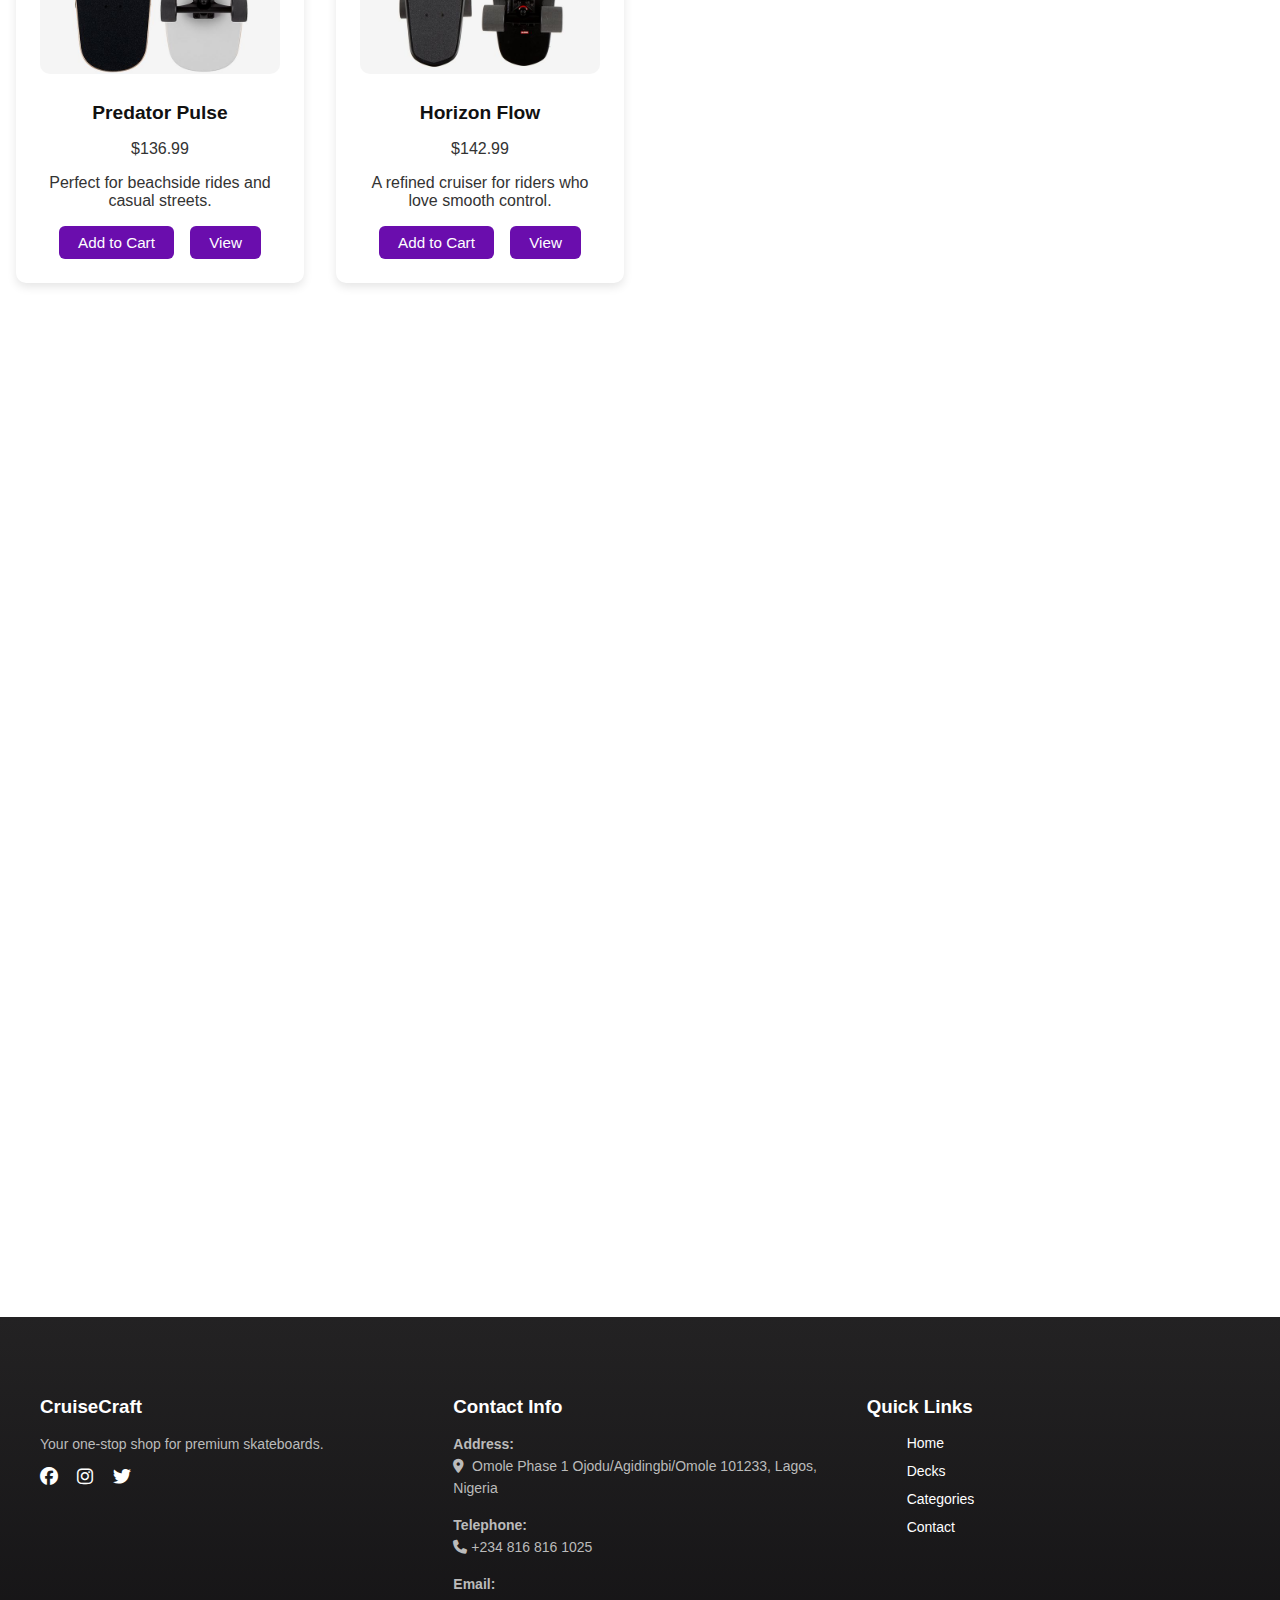
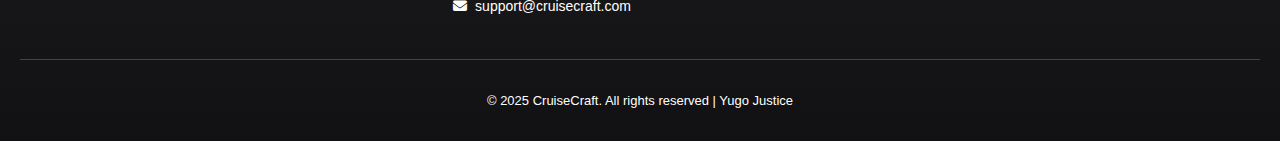
<file: cruiser.html>
<!DOCTYPE html>
<html lang="en">
  <head>
    <meta charset="UTF-8" />
    <meta name="viewport" content="width=device-width, initial-scale=1.0" />
    <title>Cruiser Boards | CruiseCraft</title>
    <link rel="stylesheet" href="style.css" />
    <link rel="icon" type="image/png" href="assets/icon/front__11_-removebg-preview.png">
    <link rel="stylesheet" href="https://cdnjs.cloudflare.com/ajax/libs/font-awesome/6.4.0/css/all.min.css">

    <link href="https://unpkg.com/aos@2.3.4/dist/aos.css" rel="stylesheet">

    <!-- google fonts ------------------------------------------------------------------------------------>
  
<!-- google fonts ------------------------------------------------------------------------------------>
  </head>
<div class="wrapper">
  <body>

  <!-- =============== HEADER =============== -->
<header>
     <nav class="navbar">
      <div class="logo"><a href="index.html">CruiseCraft</a></div>

      <ul class="nav-links" id="nav-links">
        <li><a href="index.html">Home</a></li>
        <li><a href="decks.html">Decks</a></li>

      <li class="dropdown">
       <a href="categories.html" class="categories-link active">Categories</a>
       <i class="fas fa-chevron-down dropdown-arrow"></i>

        <ul class="dropdown-menu">
          <li><a href="cruiser.html">Cruiser Boards</a></li>
          <li><a href="street.html">Street Boards</a></li>
          <li><a href="long.html">Longboards</a></li>
          <li><a href="surf.html">Surf Skate Boards</a></li>
        </ul>
      </li>

       <li><a href="contact.html">Contact</a></li>

      <li class="mobile-login"><a href="#" id="open-auth"><i class="fa-regular fa-user"></i></a></li>
      </ul>

      <div class="menu-toggle" id="mobile-menu">
        <i class="fas fa-bars"></i>
      </div>

    </nav>
</header>

    <!-- =============== HERO SECTION =============== -->
    <section class="hero" style="background-image: url('assets/background/cruiserbg.jpg');">
      <div class="hero-content">
        <h1 data-aos="fade-in" >Cruiser Boards</h1>
        <p><h3 data-aos="fade-up" >Smooth rides, effortless turns, and city-cruising comfort.</h3></p>
      </div>
    </section>

    
     <!-- =============== RIDE THE STREETS GALLERY =============== -->
<section class="ride-style" data-aos="zoom-in-up" data-aos-delay="100">
    <h2 class="section-title">Cruise the Streets, Feel the Flow</h2>
    <p class="secp">Experience the essence of cruising — smooth rides, effortless turns, and urban freedom.</p>
    <div class="style-grid">
      <div class="style-item" data-aos="flip-right">
        <img src="assets/categories/cruiser/gallery1.jpg" alt="">
        <h3>Cruising Downtown</h3>
      </div>

      <div class="style-item" data-aos="flip-right" data-aos-delay="100">
        <img src="assets/categories/cruiser/gallery2.jpg" alt="">
        <h3>City Glide</h3>
      </div>

      <div class="style-item" data-aos="flip-right" data-aos-delay="200">
        <img src="assets/categories/cruiser/gallery3.jpg" alt="">
        <h3>Night Ride</h3>
      </div>

      <div class="style-item" data-aos="flip-right" data-aos-delay="200">
        <img src="assets/categories/cruiser/gallery4.jpg" alt="">
        <h3>Riverside Cruise</h3>
      </div>

      <div class="style-item" data-aos="flip-right" data-aos-delay="200">
        <img src="assets/categories/cruiser/gallery5.jpg" alt="">
        <h3>Boardwalk Flow</h3>
      </div>

      <div class="style-item" data-aos="flip-right" data-aos-delay="200">
        <img src="assets/categories/cruiser/gallery6.jpg" alt="">
        <h3>Chill Session</h3>
      </div>
    </div>
  </section>

    <!-- =============== FEATURED CRUISER BOARDS =============== -->
    <section id="featured">
      <h2 class="section-title">Featured Cruiser Boards</h2>

      <div class="product-grid">
        <div class="product-card">
          <img src="assets/categories/cruiser/cruise (1).jpg" alt="Coastal Drift Cruiser" />
          <h2>Coastal Drift Cruiser</h2>
          <p>$119.99</p>
          <p class="muted">Smooth turns and stable control for easy cruising.</p>
          <div class="product-buttons">
            <button class="btn">Add to Cart</button>
            <a href="#" class="btn">View</a>
          </div>
        </div>

        <div class="product-card">
          <img src="assets/categories/cruiser/cruise (2).jpg" alt="Urban Voyager" />
          <h2>Urban Voyager</h2>
          <p>$134.99</p>
          <p class="muted">Built for city rides and effortless glides on pavement.</p>
          <div class="product-buttons">
            <button class="btn">Add to Cart</button>
            <a href="#" class="btn">View</a>
          </div>
        </div>

        <div class="product-card">
          <img src="assets/categories/cruiser/cruise (3).jpg" alt="Midnight Wave" />
          <h2>Midnight Wave</h2>
          <p>$129.99</p>
          <p class="muted">Elegant curves meet responsive carving control.</p>
          <div class="product-buttons">
            <button class="btn">Add to Cart</button>
            <a href="#" class="btn">View</a>
          </div>
        </div>

        <div class="product-card">
          <img src="assets/categories/cruiser/cruise (4).jpg" alt="Sunset Nomad" />
          <h2>Sunset Nomad</h2>
          <p>$139.99</p>
          <p class="muted">Designed for smooth coastal rides and casual commutes.</p>
          <div class="product-buttons">
            <button class="btn">Add to Cart</button>
            <a href="#" class="btn">View</a>
          </div>
        </div>

        <div class="product-card">
          <img src="assets/categories/cruiser/cruise (5).jpg" alt="Azure Breeze" />
          <h2>Azure Breeze</h2>
          <p>$124.99</p>
          <p class="muted">Lightweight, fast, and built for a silky glide.</p>
          <div class="product-buttons">
            <button class="btn">Add to Cart</button>
            <a href="#" class="btn">View</a>
          </div>
        </div>

        <div class="product-card">
          <img src="assets/categories/cruiser/cruise (6).jpg" alt="Golden Path Cruiser" />
          <h2>Golden Path Cruiser</h2>
          <p>$149.99</p>
          <p class="muted">Premium maple deck built for balance and flexibility.</p>
          <div class="product-buttons">
            <button class="btn">Add to Cart</button>
            <a href="#" class="btn">View</a>
          </div>
        </div>

        <div class="product-card">
          <img src="assets/categories/cruiser/cruise (7).jpg" alt="Shoreline Rider" />
          <h2>Shoreline Rider</h2>
          <p>$132.99</p>
          <p class="muted">Carve and cruise with superior stability and comfort.</p>
          <div class="product-buttons">
            <button class="btn">Add to Cart</button>
            <a href="#" class="btn">View</a>
          </div>
        </div>

        <div class="product-card">
          <img src="assets/categories/cruiser/cruise (8).jpg" alt="Mariner Glide" />
          <h2>Mariner Glide</h2>
          <p>$127.99</p>
          <p class="muted">Wide deck for control and comfort on long rides.</p>
          <div class="product-buttons">
            <button class="btn">Add to Cart</button>
            <a href="#" class="btn">View</a>
          </div>
        </div>

        <div class="product-card">
          <img src="assets/categories/cruiser/cruise (9).jpg" alt="Pacific Pulse" />
          <h2>Predator Pulse</h2>
          <p>$136.99</p>
          <p class="muted">Perfect for beachside rides and casual streets.</p>
          <div class="product-buttons">
            <button class="btn">Add to Cart</button>
            <a href="#" class="btn">View</a>
          </div>
        </div>

        <div class="product-card">
          <img src="assets/categories/cruiser/cruise (10).jpg" alt="Horizon Flow" />
          <h2>Horizon Flow</h2>
          <p>$142.99</p>
          <p class="muted">A refined cruiser for riders who love smooth control.</p>
          <div class="product-buttons">
            <button class="btn">Add to Cart</button>
            <a href="#" class="btn">View</a>
          </div>
        </div>
      </div>
    </section>


<!-- =============== WHY RIDERS LOVE CRUISERS (TESTIMONIALS) =============== -->
<section class="cruiser-testimonials" data-aos="fade-up">
  <h2 class="section-title" style="text-align: center;">Why Riders Love Cruisers</h2>

  <div class="testimonials-grid">
    <div class="testimonial-card" data-aos="fade-up" data-aos-delay="100">
      <img src="assets/testimonials/user1.jpg" alt="Profile" class="testimonial-img">
      <p>"CruiseCraft cruisers are the smoothest boards I've ever owned. Perfect for city rides!"</p>
      <h4>— Alex Turner ⭐⭐⭐⭐⭐</h4>
    </div>

    <div class="testimonial-card" data-aos="fade-up" data-aos-delay="200">
      <img src="assets/testimonials/user2.jpg" alt="Profile" class="testimonial-img">
      <p>"I love how stable and stylish these boards are. The design just stands out everywhere."</p>
      <h4>— Jenny Rivera ⭐⭐⭐⭐☆</h4>
    </div>

    <div class="testimonial-card" data-aos="fade-up" data-aos-delay="200">
      <img src="assets/testimonials/user3.jpg" alt="Profile" class="testimonial-img">
      <p>"Effortless rides, solid feel, and looks great doing it. My go-to cruiser brand!"</p>
      <h4>— Taylor Kim ⭐⭐⭐⭐⭐</h4>
    </div>
  </div>
</section>

<!-- =============== CRUISER CARE TIPS =============== -->
<section class="cruiser-tips" data-aos="fade-up">
  <h2 class="section-title" style="text-align: center;">Cruiser Care Tips</h2>
  <p style="text-align: center; max-width: 600px; margin: 10px auto 40px;">
    Keep your ride performing at its best with these quick maintenance tips.
  </p>

  <div class="tips-grid">
    <div class="tip-card" data-aos="flip-left" data-aos-delay="100">
      <i class="fa-solid fa-soap"></i>
      <h3>Clean Your Wheels</h3>
      <p>Regularly remove dirt and debris for smoother glides and better traction.</p>
    </div>

    <div class="tip-card" data-aos="flip-left" data-aos-delay="200">
      <i class="fa-solid fa-wrench"></i>
      <h3>Tighten Your Trucks</h3>
      <p>Check your trucks often for a perfect balance between stability and flexibility.</p>
    </div>

    <div class="tip-card" data-aos="flip-left" data-aos-delay="300">
      <i class="fa-solid fa-water"></i>
      <h3>Avoid Water Damage</h3>
      <p>Keep your deck dry to preserve the wood and extend the life of your board.</p>
    </div>
  </div>
</section>


    <!-- =============== FOOTER =============== -->
     <footer class="footer">
    <div class="footer-container">
      <div class="footer-box">
        <h3>CruiseCraft</h3>
        <p>Your one-stop shop for premium skateboards.</p>
        <div class="socials">
           <a href="#" class="footer__social-link"><i class="fab fa-facebook"></i></a>
          <a href="#" class="footer__social-link"><i class="fab fa-instagram"></i></a>
          <a href="#" class="footer__social-link"><i class="fab fa-twitter"></i></a>
        </div>
      </div>

      <!-- Contact -->
      <div class="footer-box">
        <h3>Contact Info</h3>
        <p><strong>Address:</strong><br>
        <i class="fa-solid fa-location-dot"></i>&nbsp; Omole Phase 1 Ojodu/Agidingbi/Omole 101233, Lagos, Nigeria</p>
        <p><strong>Telephone:</strong><br>
        <i class="fa-solid fa-phone"></i>&nbsp;+234 816 816 1025</p>
        <p><strong>Email:</strong><br><a href="#">
        <i class="fa-solid fa-envelope"></i>&nbsp; support@cruisecraft.com
        </a></p>
      </div>

      <!-- Links -->
      <div class="footer-box">
        <h3>Quick Links</h3>
        <ul class="footer-links">
          <li><a href="index.html">Home</a></li>
          <li><a href="decks.html">Decks</a></li>
          <li><a href="categories.html">Categories</a></li>
          <li><a href="contact.html">Contact</a></li>
        </ul>
      </div>
    </div>

   <div class="footer-bottom">
      <p> © 2025 CruiseCraft. All rights reserved | Yugo Justice</p>
    </div>
  </footer>


     <!-- AUTH MODAL -->
<div id="auth-modal" class="auth-modal">
  <div class="auth-backdrop"></div>

  <div class="auth-panel">
    <button class="auth-close" id="close-auth">&times;</button>

    <div class="auth-tabs">
      <button id="login-tab" class="auth-tab active">Login</button>
      <button id="signup-tab" class="auth-tab">Sign Up</button>
    </div>

    <!-- LOGIN -->
    <form id="login-form" class="auth-form active">
      <input type="email" placeholder="Email" required>
      <input type="password" placeholder="Password" required>

      <button type="submit" class="auth-btn outline">Login</button>
      <p class="auth-switch-text">Don't have an account? <span id="switch-to-signup">Sign Up</span></p>
    </form>

    <!-- SIGNUP -->
    <form id="signup-form" class="auth-form">
      <input type="text" placeholder="Full Name" required>
      <input type="email" placeholder="Email" required>
      <input type="password" placeholder="Create Password" required>

      <button type="submit" class="auth-btn outline">Create Account</button>
      <p class="auth-switch-text">Already have an account? <span id="switch-to-login">Login</span></p>
    </form>

  </div>
</div>

   <!-- Scroll to Top Button -->
<button id="scrollToTopBtn" title="Go to top">
  <i class="fas fa-arrow-up"></i>
</button>

    <script src="skate.js"></script>

    <!-- AOS JS -->
<script src="https://unpkg.com/aos@2.3.4/dist/aos.js"></script>
<script>
  AOS.init({
    duration: 1000,  
    once: true,      
    offset: 100,          
  });
</script>


  </body>

</div>

</html>
</file>
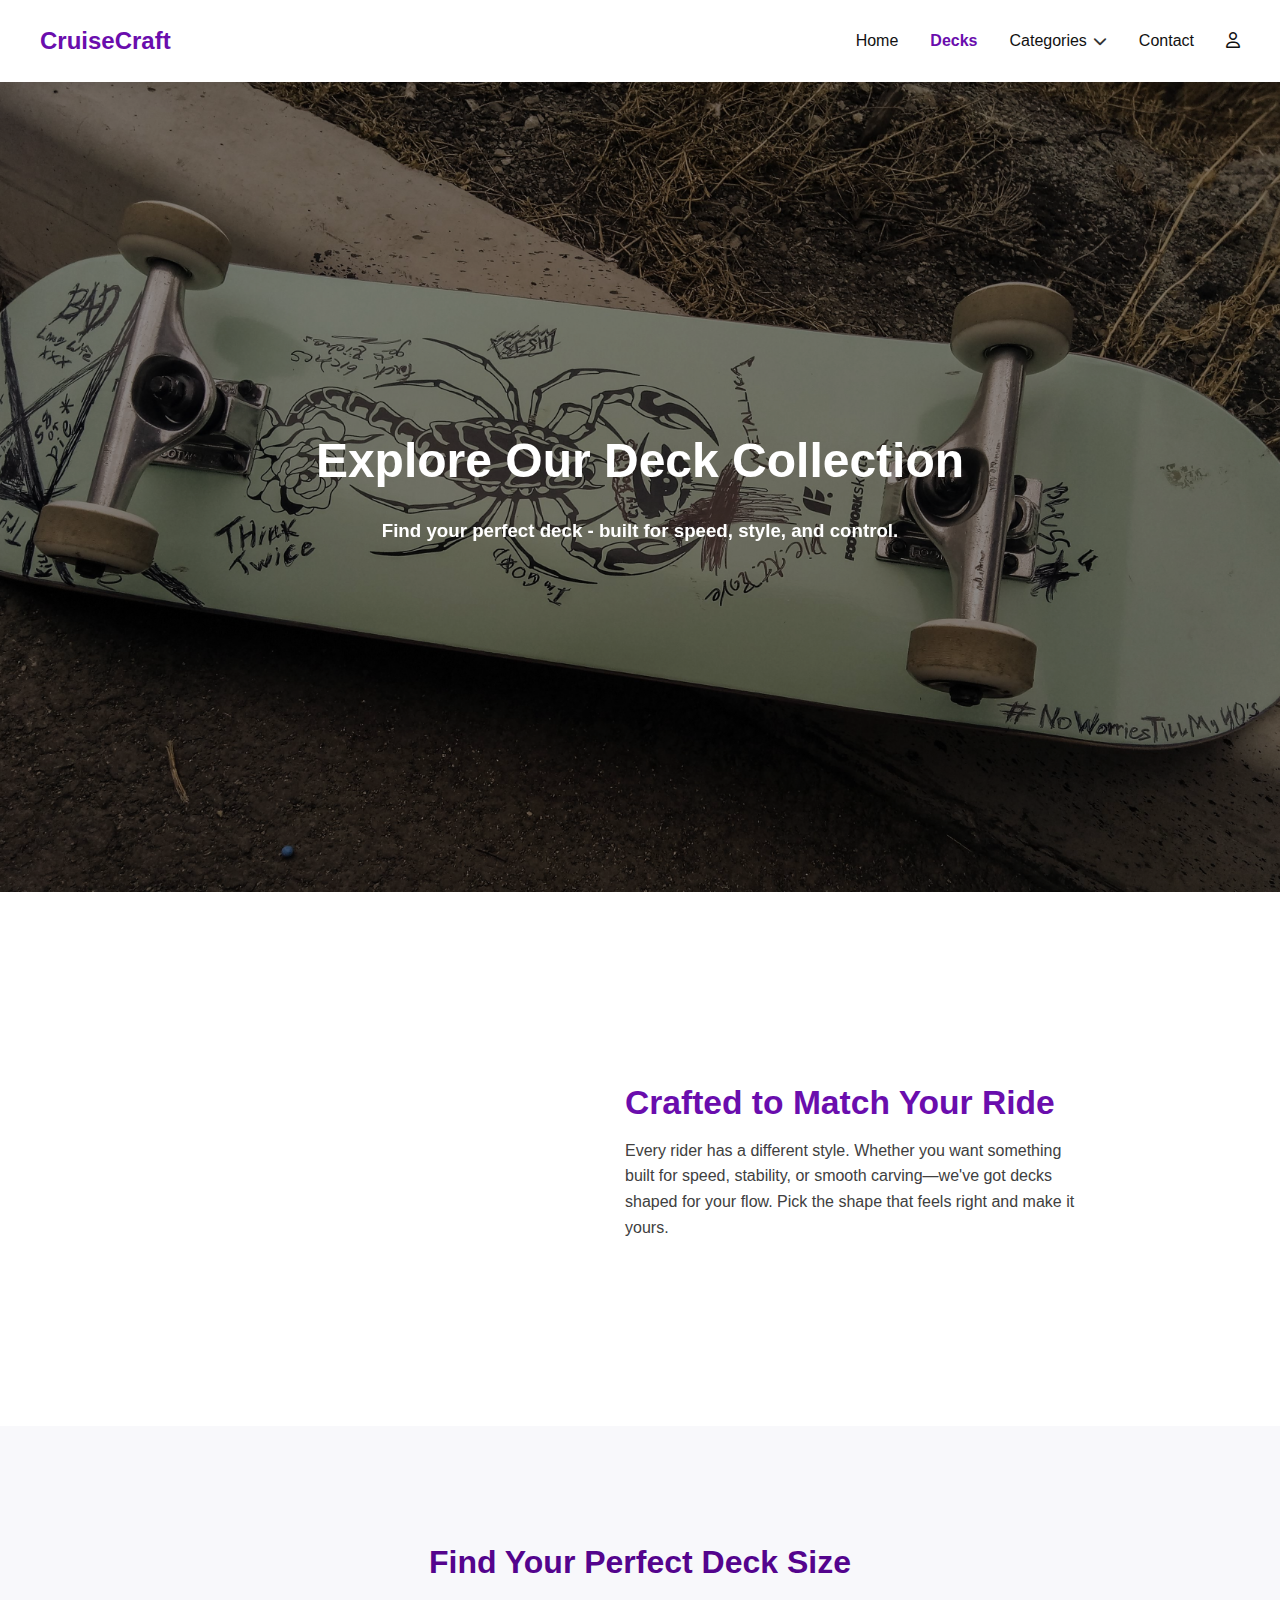
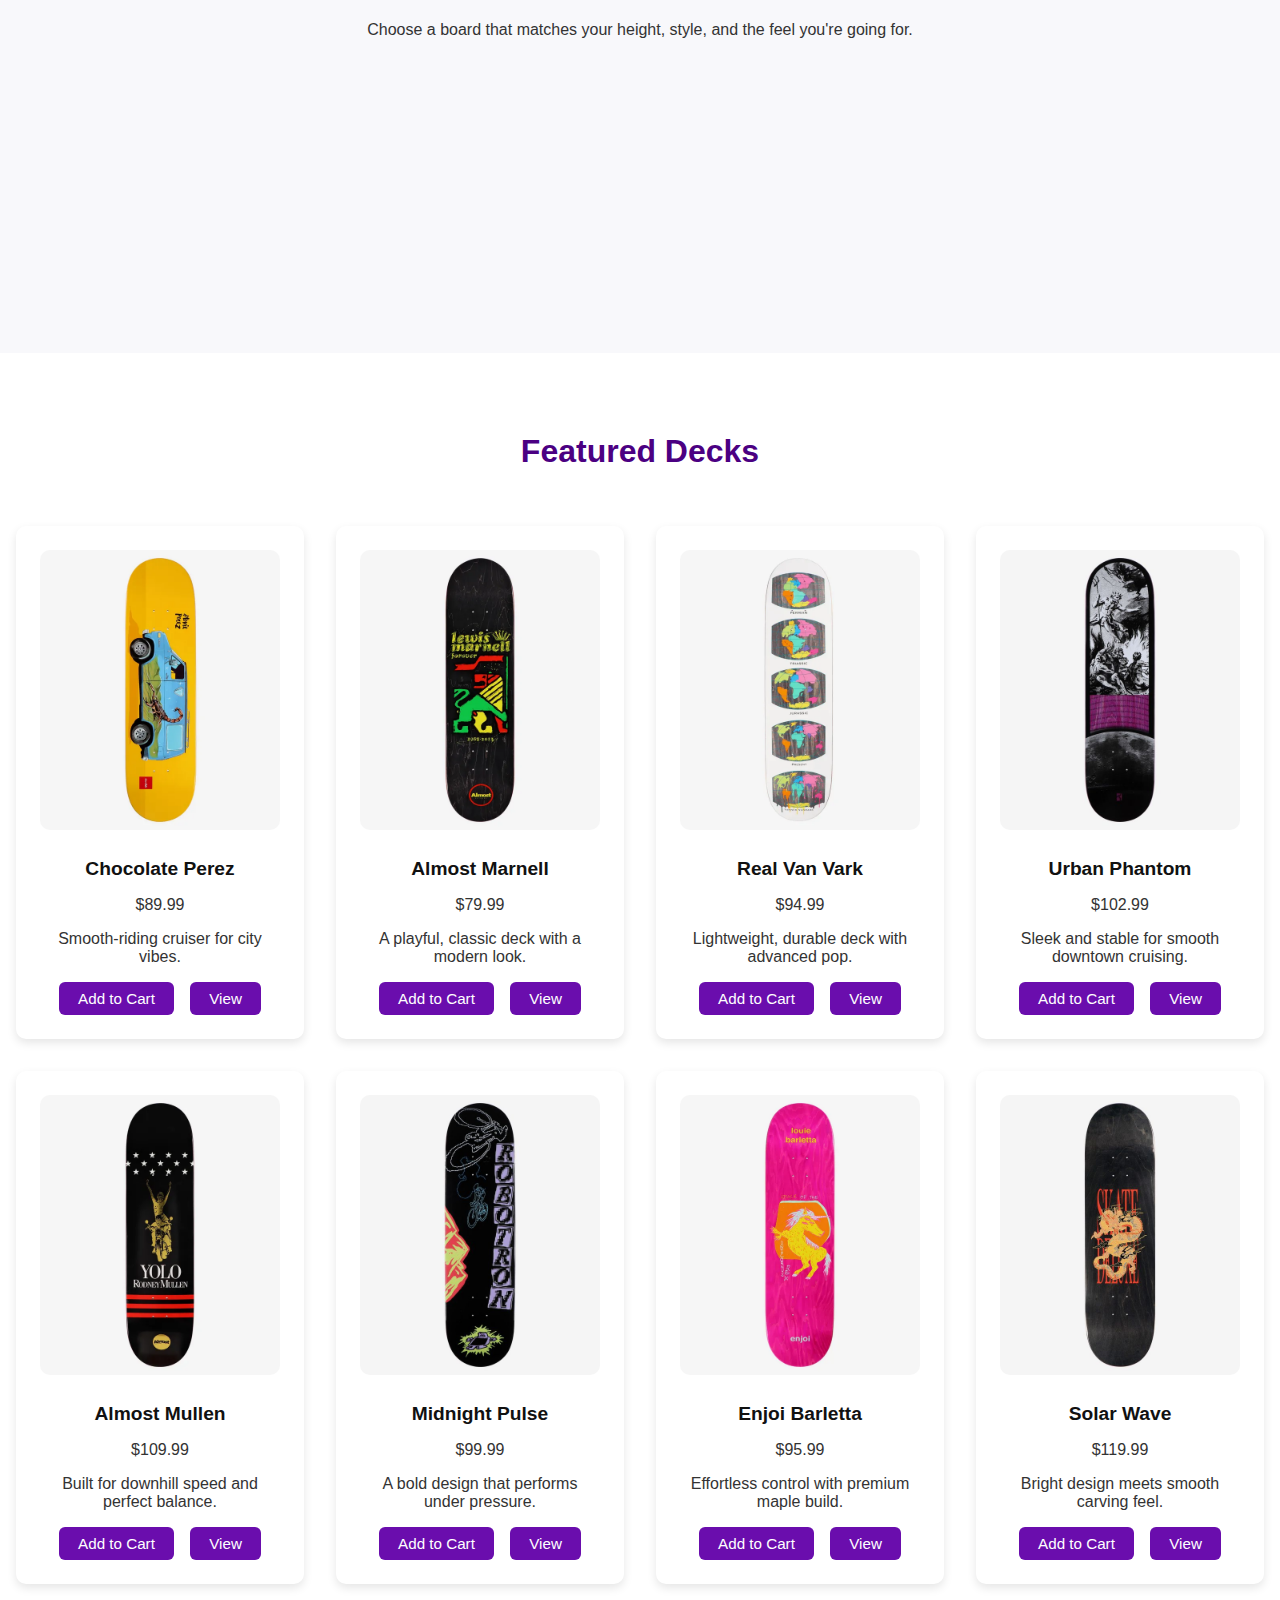
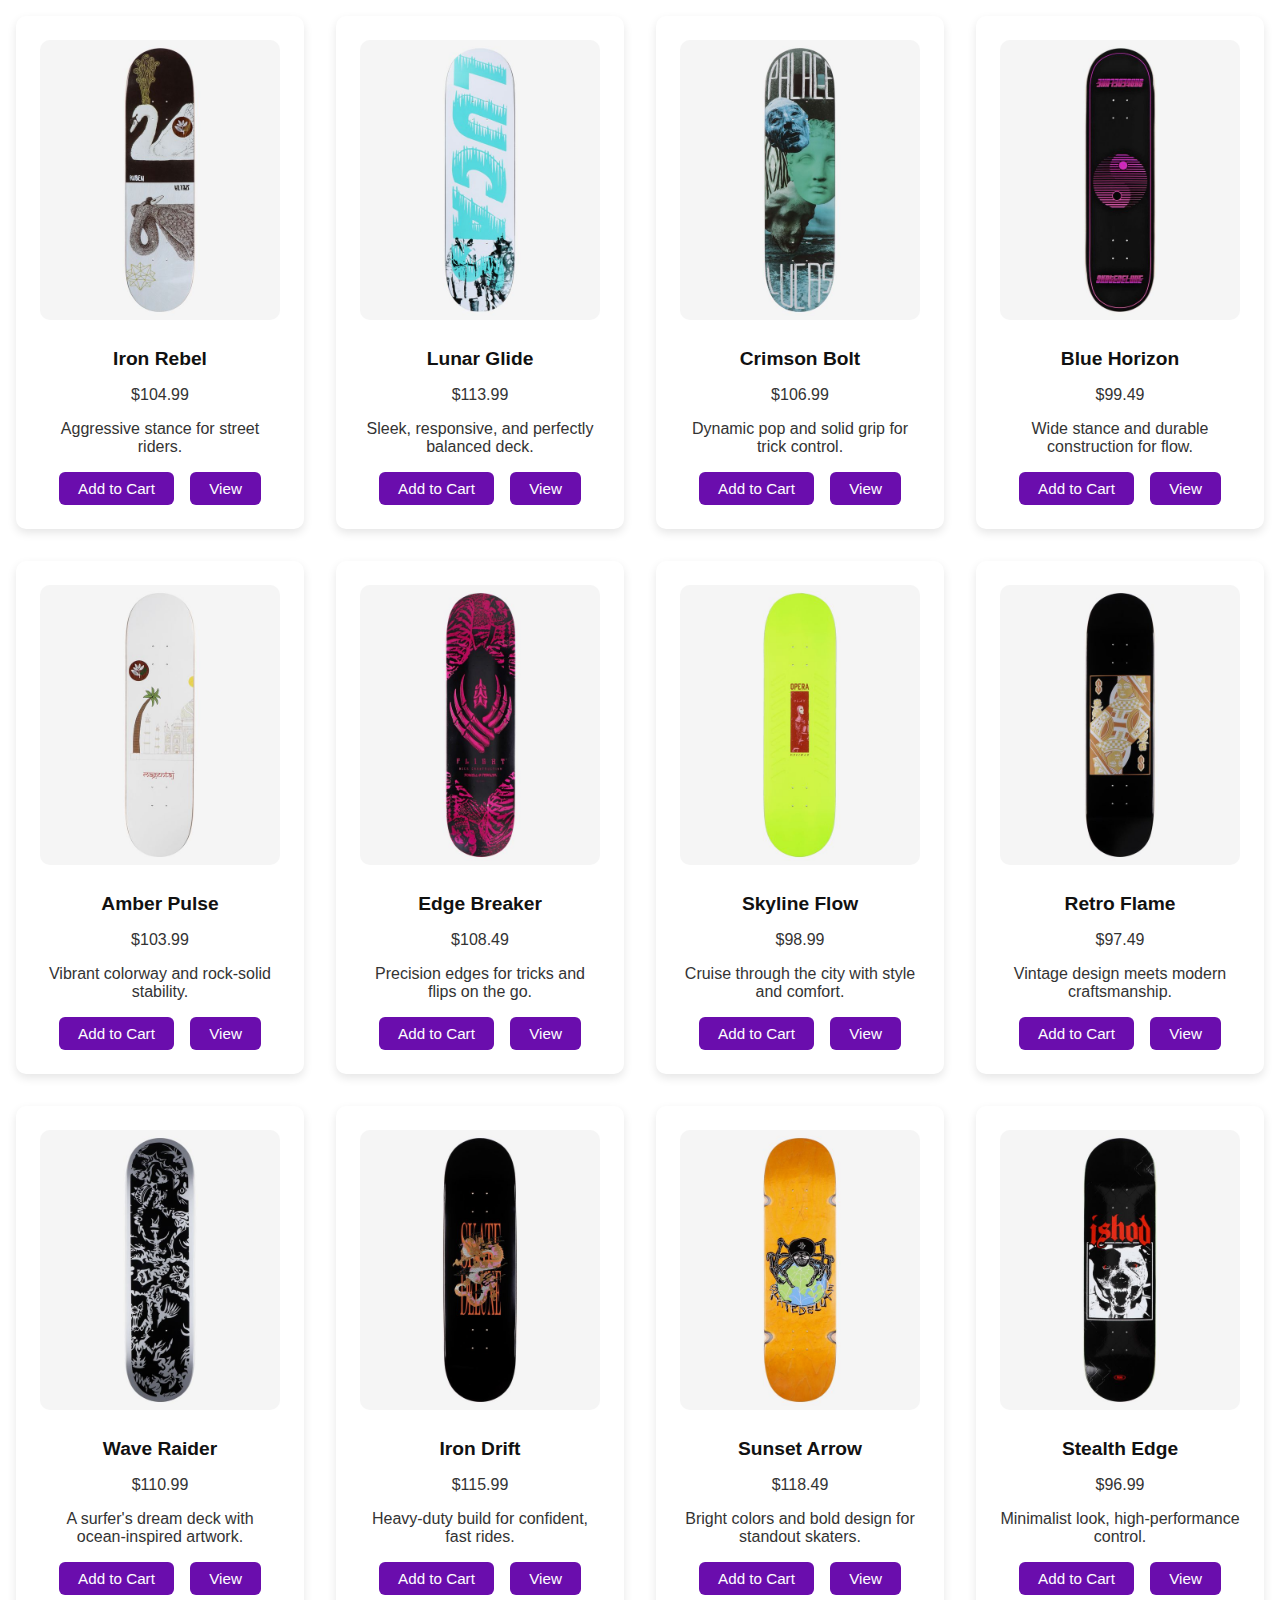
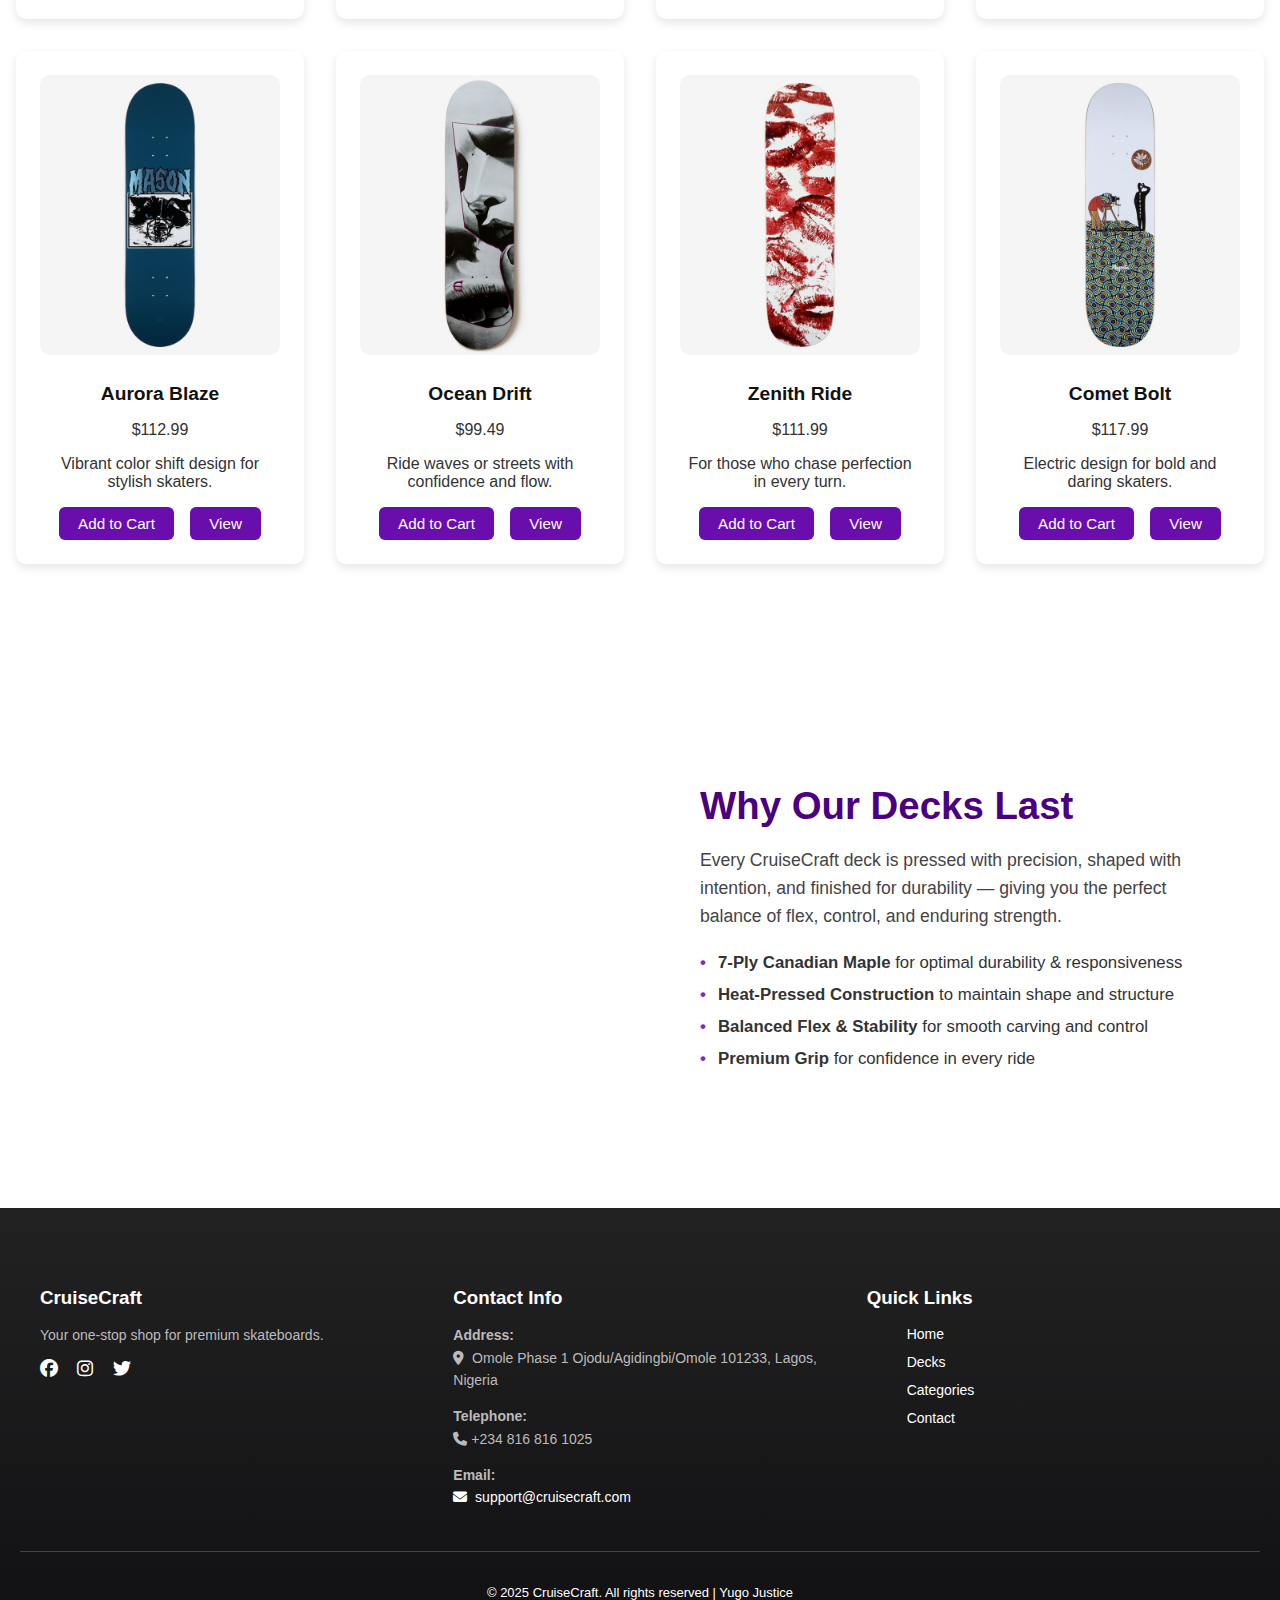
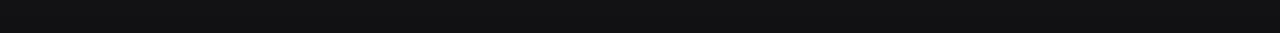
<file: Decks.html>
<!DOCTYPE html>
<html lang="en">
  <head>
    <meta charset="UTF-8" />
    <meta name="viewport" content="width=device-width, initial-scale=1.0" />
    <title>Decks | CruiseCraft</title>
    <link rel="stylesheet" href="style.css" />
    <link rel="icon" type="image/png" href="assets/icon/front__11_-removebg-preview.png">
    <link rel="stylesheet" href="https://cdnjs.cloudflare.com/ajax/libs/font-awesome/6.4.0/css/all.min.css">

    <link href="https://unpkg.com/aos@2.3.4/dist/aos.css" rel="stylesheet">
    <!-- google fonts ------------------------------------------------------------------------------------>
  
<!-- google fonts ------------------------------------------------------------------------------------>
  </head>

  <div class="wrapper">
<body>

  <!-- =============== HEADER =============== -->
<header>
     <nav class="navbar">
      <div class="logo"><a href="index.html">CruiseCraft</a></div>    

    <ul class="nav-links" id="nav-links">
        <li><a href="index.html">Home</a></li>
        <li><a href="decks.html" class="active">Decks</a></li>

      <li class="dropdown">
       <a href="categories.html" class="categories-link">Categories</a>
       <i class="fas fa-chevron-down dropdown-arrow"></i>

        <ul class="dropdown-menu">
          <li><a href="cruiser.html">Cruiser Boards</a></li>
          <li><a href="street.html">Street Boards</a></li>
          <li><a href="long.html">Longboards</a></li>
          <li><a href="surf.html">Surf Skate Boards</a></li>
        </ul>
      </li>

       <li><a href="contact.html">Contact</a></li>
       
        <li class="mobile-login">
         <a href="#" id="open-auth"><i class="fa-regular fa-user"></i></a>
        </li>
    </ul>
    
     <div class="menu-toggle" id="mobile-menu">
        <i class="fas fa-bars"></i>
      </div>
    </nav>
</header>

    <!-- =============== HERO SECTION =============== -->
    <section class="hero" style="background-image: url('assets/background/decksbg.jpg');">
      <div class="hero-content">
        <h1 data-aos="fade-in">Explore Our Deck Collection</h1>
        <p><h3 data-aos="fade-up">Find your perfect deck - built for speed, style, and control.</h3></p>
      </div>
    </section>

  <!-- =============== CUSTOM DECK FEATURE =============== -->
    <section class="deck-feature">
  <div class="deck-feature-image" data-aos="fade-right">
    <img src="assets/extra/deckbuild.webp" alt="Custom Deck Craft" />
  </div>

  <div class="deck-feature-text">
    <h2>Crafted to Match Your Ride</h2>
    <p>
      Every rider has a different style. Whether you want something built for speed,
      stability, or smooth carving—we've got decks shaped for your flow. Pick the shape
      that feels right and make it yours.
    </p>
  </div>
</section>

    <!-- =============== FIND YOUR FIT =============== -->
<section class="find-your-fit">
  <h2 class="section-title">Find Your Perfect Deck Size</h2>
  <p>Choose a board that matches your height, style, and the feel you're going for.</p>

  <div class="fit-cards">
    <div class="fit-card" data-aos="flip-up">
      <h3>7.75" - 8.0"</h3>
      <p class="fit-style">Tech Tricks / Quick Control</p>
      <p class="fit-desc">Light and flicky — great for street skating and technical moves.</p>
    </div>

    <div class="fit-card" data-aos="flip-up" data-aos-delay="100">
      <h3>8.0" - 8.25"</h3>
      <p class="fit-style">All-Around Versatile</p>
      <p class="fit-desc">Balanced control and stability — ideal for beginners and mixed skating.</p>
    </div>

    <div class="fit-card" data-aos="flip-up" data-aos-delay="200">
      <h3>8.25" - 8.5”+</h3>
      <p class="fit-style">Cruising / Stability</p>
      <p class="fit-desc">Wider and smoother — perfect for cruising, bowls, and comfort rides.</p>
    </div>
  </div>
</section>

    <!-- =============== FEATURED DECKS =============== -->
 <section id="featured">
      <h2 class="section-title">Featured Decks</h2>

    <div class="product-grid">

        <div class="product-card">
          <img src="assets/products/deckboard (02).webp" alt="Neon Cruiser" />
          <h2>Chocolate Perez</h2>
          <p>$89.99</p>
          <p class="muted">Smooth-riding cruiser for city vibes.</p>
          <div class="product-buttons">
            <button class="btn">Add to Cart</button>
            <a href="#" class="btn">View</a>
          </div>
        </div>

        <div class="product-card">
          <img src="assets/products/deckboard (01).webp" alt="Pink Classic" />
          <h2>Almost Marnell</h2>
          <p>$79.99</p>
          <p class="muted">A playful, classic deck with a modern look.</p>
          <div class="product-buttons">
            <button class="btn">Add to Cart</button>
            <a href="#" class="btn">View</a>
          </div>
        </div>

        <div class="product-card">
          <img src="assets/products/deckboard (03).webp" alt="HUF Cathedral" />
          <h2>Real Van Vark</h2>
          <p>$94.99</p>
          <p class="muted">Lightweight, durable deck with advanced pop.</p>
          <div class="product-buttons">
            <button class="btn">Add to Cart</button>
            <a href="#" class="btn">View</a>
          </div>
        </div>

        <div class="product-card">
          <img src="assets/products/deckboard (1).jpg" alt="Urban Phantom" />
          <h2>Urban Phantom</h2>
          <p>$102.99</p>
          <p class="muted">Sleek and stable for smooth downtown cruising.</p>
          <div class="product-buttons">
            <button class="btn">Add to Cart</button>
            <a href="#" class="btn">View</a>
          </div>
        </div>

        <div class="product-card">
          <img src="assets/products/deckboard (04).webp" alt="Velocity Drift" />
          <h2>Almost Mullen</h2>
          <p>$109.99</p>
          <p class="muted">Built for downhill speed and perfect balance.</p>
          <div class="product-buttons">
            <button class="btn">Add to Cart</button>
            <a href="#" class="btn">View</a>
          </div>
        </div>

        <div class="product-card">
          <img src="assets/products/deckboard (2).jpg" alt="Midnight Pulse" />
          <h2>Midnight Pulse</h2>
          <p>$99.99</p>
          <p class="muted">A bold design that performs under pressure.</p>
          <div class="product-buttons">
            <button class="btn">Add to Cart</button>
            <a href="#" class="btn">View</a>
          </div>
        </div>

        <div class="product-card">
          <img src="assets/products/deckboard (05).webp" alt="Shadow Vibe" />
          <h2>Enjoi Barletta</h2>
          <p>$95.99</p>
          <p class="muted">Effortless control with premium maple build.</p>
          <div class="product-buttons">
            <button class="btn">Add to Cart</button>
            <a href="#" class="btn">View</a>
          </div>
        </div>

        <div class="product-card">
          <img src="assets/products/deckboard (4).jpg" alt="Solar Wave" />
          <h2>Solar Wave</h2>
          <p>$119.99</p>
          <p class="muted">Bright design meets smooth carving feel.</p>
          <div class="product-buttons">
          <button class="btn">Add to Cart</button>
          <a href="#" class="btn">View</a>
        </div>

      </div>

        <div class="product-card">
          <img src="assets/products/deckboard (5).jpg" alt="Iron Rebel" />
          <h2>Iron Rebel</h2>
          <p>$104.99</p>
          <p class="muted">Aggressive stance for street riders.</p>
          <div class="product-buttons">
          <button class="btn">Add to Cart</button>
          <a href="#" class="btn">View</a>
        </div>
      </div>

        <div class="product-card">
          <img src="assets/products/deckboard (6).jpg" alt="Lunar Glide" />
          <h2>Lunar Glide</h2>
          <p>$113.99</p>
          <p class="muted">Sleek, responsive, and perfectly balanced deck.</p>
          <div class="product-buttons">
          <button class="btn">Add to Cart</button>
          <a href="#" class="btn">View</a>
        </div>
      </div>

        <div class="product-card">
          <img src="assets/products/deckboard (7).jpg" alt="Crimson Bolt" />
          <h2>Crimson Bolt</h2>
          <p>$106.99</p>
          <p class="muted">Dynamic pop and solid grip for trick control.</p>
          <div class="product-buttons">
          <button class="btn">Add to Cart</button>
          <a href="#" class="btn">View</a>
        </div>
      </div>

        <div class="product-card">
          <img src="assets/products/deckboard (8).jpg" alt="Blue Horizon" />
          <h2>Blue Horizon</h2>
          <p>$99.49</p>
          <p class="muted">Wide stance and durable construction for flow.</p>
          <div class="product-buttons">
          <button class="btn">Add to Cart</button>
          <a href="#" class="btn">View</a>
        </div>
      </div>

        <div class="product-card">
          <img src="assets/products/deckboard (9).jpg" alt="Amber Pulse" />
          <h2>Amber Pulse</h2>
          <p>$103.99</p>
          <p class="muted">Vibrant colorway and rock-solid stability.</p>
          <div class="product-buttons">
          <button class="btn">Add to Cart</button>
          <a href="#" class="btn">View</a>
        </div>
      </div>

        <div class="product-card">
          <img src="assets/products/deckboard (10).jpg" alt="Edge Breaker" />
          <h2>Edge Breaker</h2>
          <p>$108.49</p>
          <p class="muted">Precision edges for tricks and flips on the go.</p>
          <div class="product-buttons">
          <button class="btn">Add to Cart</button>
          <a href="#" class="btn">View</a>
        </div>
      </div>

        <div class="product-card">
          <img src="assets/products/deckboard (11).jpg" alt="Skyline Flow" />
          <h2>Skyline Flow</h2>
          <p>$98.99</p>
          <p class="muted">Cruise through the city with style and comfort.</p>
          <div class="product-buttons">
          <button class="btn">Add to Cart</button>
          <a href="#" class="btn">View</a>
        </div>
      </div>

        <div class="product-card">
          <img src="assets/products/deckboard (12).jpg" alt="Retro Flame" />
          <h2>Retro Flame</h2>
          <p>$97.49</p>
          <p class="muted">Vintage design meets modern craftsmanship.</p>
          <div class="product-buttons">
            <button class="btn">Add to Cart</button>
            <a href="#" class="btn">View</a>
          </div>
        </div>

        <div class="product-card">
          <img src="assets/products/deckboard (13).jpg" alt="Wave Raider" />
          <h2>Wave Raider</h2>
          <p>$110.99</p>
          <p class="muted">A surfer's dream deck with ocean-inspired artwork.</p>
          <div class="product-buttons">
            <button class="btn">Add to Cart</button>
            <a href="#" class="btn">View</a>
          </div>
        </div>

        <div class="product-card">
          <img src="assets/products/deckboard (14).jpg" alt="Iron Drift" />
          <h2>Iron Drift</h2>
          <p>$115.99</p>
          <p class="muted">Heavy-duty build for confident, fast rides.</p>
          <div class="product-buttons">
            <button class="btn">Add to Cart</button>
            <a href="#" class="btn">View</a>
          </div>
        </div>

        <div class="product-card">
          <img src="assets/products/deckboard (15).jpg" alt="Sunset Arrow" />
          <h2>Sunset Arrow</h2>
          <p>$118.49</p>
          <p class="muted">Bright colors and bold design for standout skaters.</p>
          <div class="product-buttons">
            <button class="btn">Add to Cart</button>
            <a href="#" class="btn">View</a>
          </div>
        </div>

        <div class="product-card">
          <img src="assets/products/deckboard (16).jpg" alt="Stealth Edge" />
          <h2>Stealth Edge</h2>
          <p>$96.99</p>
          <p class="muted">Minimalist look, high-performance control.</p>
          <div class="product-buttons">
          <button class="btn">Add to Cart</button>
          <a href="#" class="btn">View</a>
          </div>
        </div>

        <div class="product-card">
          <img src="assets/products/deckboard (17).jpg" alt="Aurora Blaze" />
          <h2>Aurora Blaze</h2>
          <p>$112.99</p>
          <p class="muted">Vibrant color shift design for stylish skaters.</p>
          <div class="product-buttons">
          <button class="btn">Add to Cart</button>
          <a href="#" class="btn">View</a>
          </div>
        </div>

        <div class="product-card">
          <img src="assets/products/deckboard (18).jpg" alt="Ocean Drift" />
          <h2>Ocean Drift</h2>
          <p>$99.49</p>
          <p class="muted">Ride waves or streets with confidence and flow.</p>
          <div class="product-buttons">
          <button class="btn">Add to Cart</button>
          <a href="#" class="btn">View</a>
          </div>
        </div>

        <div class="product-card">
          <img src="assets/products/deckboard (19).jpg" alt="Zenith Ride" />
          <h2>Zenith Ride</h2>
          <p>$111.99</p>
          <p class="muted">For those who chase perfection in every turn.</p>
          <div class="product-buttons">
            <button class="btn">Add to Cart</button>
            <a href="#" class="btn">View</a>
          </div>
        </div>

        <div class="product-card">
          <img src="assets/products/deckboard (20).jpg" alt="Comet Bolt" />
          <h2>Comet Bolt</h2>
          <p>$117.99</p>
          <p class="muted">Electric design for bold and daring skaters.</p>
          <div class="product-buttons">
            <button class="btn">Add to Cart</button>
            <a href="#" class="btn">View</a>
          </div>
        </div>    

    </div>
  </section>

  <!-- =============== WHY OUR DECKS LAST =============== -->
<section class="deck-quality">
  <div class="quality-img" data-aos="fade-right"></div>

  <div class="quality-content">
    <h2>Why Our Decks Last</h2>
    <p>
      Every CruiseCraft deck is pressed with precision, shaped with intention,
      and finished for durability — giving you the perfect balance of flex,
      control, and enduring strength.
    </p>

    <ul>
      <li><strong>7-Ply Canadian Maple</strong> for optimal durability & responsiveness</li>
      <li><strong>Heat-Pressed Construction</strong> to maintain shape and structure</li>
      <li><strong>Balanced Flex & Stability</strong> for smooth carving and control</li>
      <li><strong>Premium Grip</strong> for confidence in every ride</li>
    </ul>
  </div>
</section>

   
    <!-- =============== FOOTER =============== -->
     <footer class="footer">
    <div class="footer-container">
      <div class="footer-box">
        <h3>CruiseCraft</h3>
        <p>Your one-stop shop for premium skateboards.</p>
        <div class="socials">
           <a href="#" class="footer__social-link"><i class="fab fa-facebook"></i></a>
          <a href="#" class="footer__social-link"><i class="fab fa-instagram"></i></a>
          <a href="#" class="footer__social-link"><i class="fab fa-twitter"></i></a>
        </div>
      </div>

      <div class="footer-box">
        <h3>Contact Info</h3>
        <p><strong>Address:</strong><br>
        <i class="fa-solid fa-location-dot"></i>&nbsp;  Omole Phase 1 Ojodu/Agidingbi/Omole 101233, Lagos, Nigeria</p>
        <p><strong>Telephone:</strong><br>
        <i class="fa-solid fa-phone"></i>&nbsp;+234 816 816 1025</p>
        <p><strong>Email:</strong><br><a href="#">
        <i class="fa-solid fa-envelope"></i>&nbsp; support@cruisecraft.com
        </a></p>
      </div>

      <div class="footer-box">
        <h3>Quick Links</h3>
        <ul class="footer-links">
          <li><a href="index.html">Home</a></li>
          <li><a href="decks.html">Decks</a></li>
          <li><a href="categories.html">Categories</a></li>
          <li><a href="contact.html">Contact</a></li>
        </ul>
      </div>
    </div>

    <div class="footer-bottom">
      <p> © 2025 CruiseCraft. All rights reserved | Yugo Justice</p>
    </div>
  </footer>

   <!-- AUTH MODAL -->
<div id="auth-modal" class="auth-modal">
  <div class="auth-backdrop"></div>

  <div class="auth-panel">
    <button class="auth-close" id="close-auth">&times;</button>

    <div class="auth-tabs">
      <button id="login-tab" class="auth-tab active">Login</button>
      <button id="signup-tab" class="auth-tab">Sign Up</button>
    </div>

    <!-- LOGIN -->
    <form id="login-form" class="auth-form active">
      <input type="email" placeholder="Email" required>
      <input type="password" placeholder="Password" required>

      <button type="submit" class="auth-btn outline">Login</button>
      <p class="auth-switch-text">Don't have an account? <span id="switch-to-signup">Sign Up</span></p>
    </form>

    <!-- SIGNUP -->
    <form id="signup-form" class="auth-form">
      <input type="text" placeholder="Full Name" required>
      <input type="email" placeholder="Email" required>
      <input type="password" placeholder="Create Password" required>

      <button type="submit" class="auth-btn outline">Create Account</button>
      <p class="auth-switch-text">Already have an account? <span id="switch-to-login">Login</span></p>
    </form>

  </div>
</div>

    <!-- Scroll to Top Button -->
<button id="scrollToTopBtn" title="Go to top">
  <i class="fas fa-arrow-up"></i>
</button>

  <script src="skate.js"></script>

        <!-- AOS -->
<script src="https://unpkg.com/aos@2.3.4/dist/aos.js"></script>
<script>
  AOS.init({
    duration: 1000,  
    once: true,      
    offset: 100,          
  });
</script>

  </body>

  </div>
  
</html>
</file>
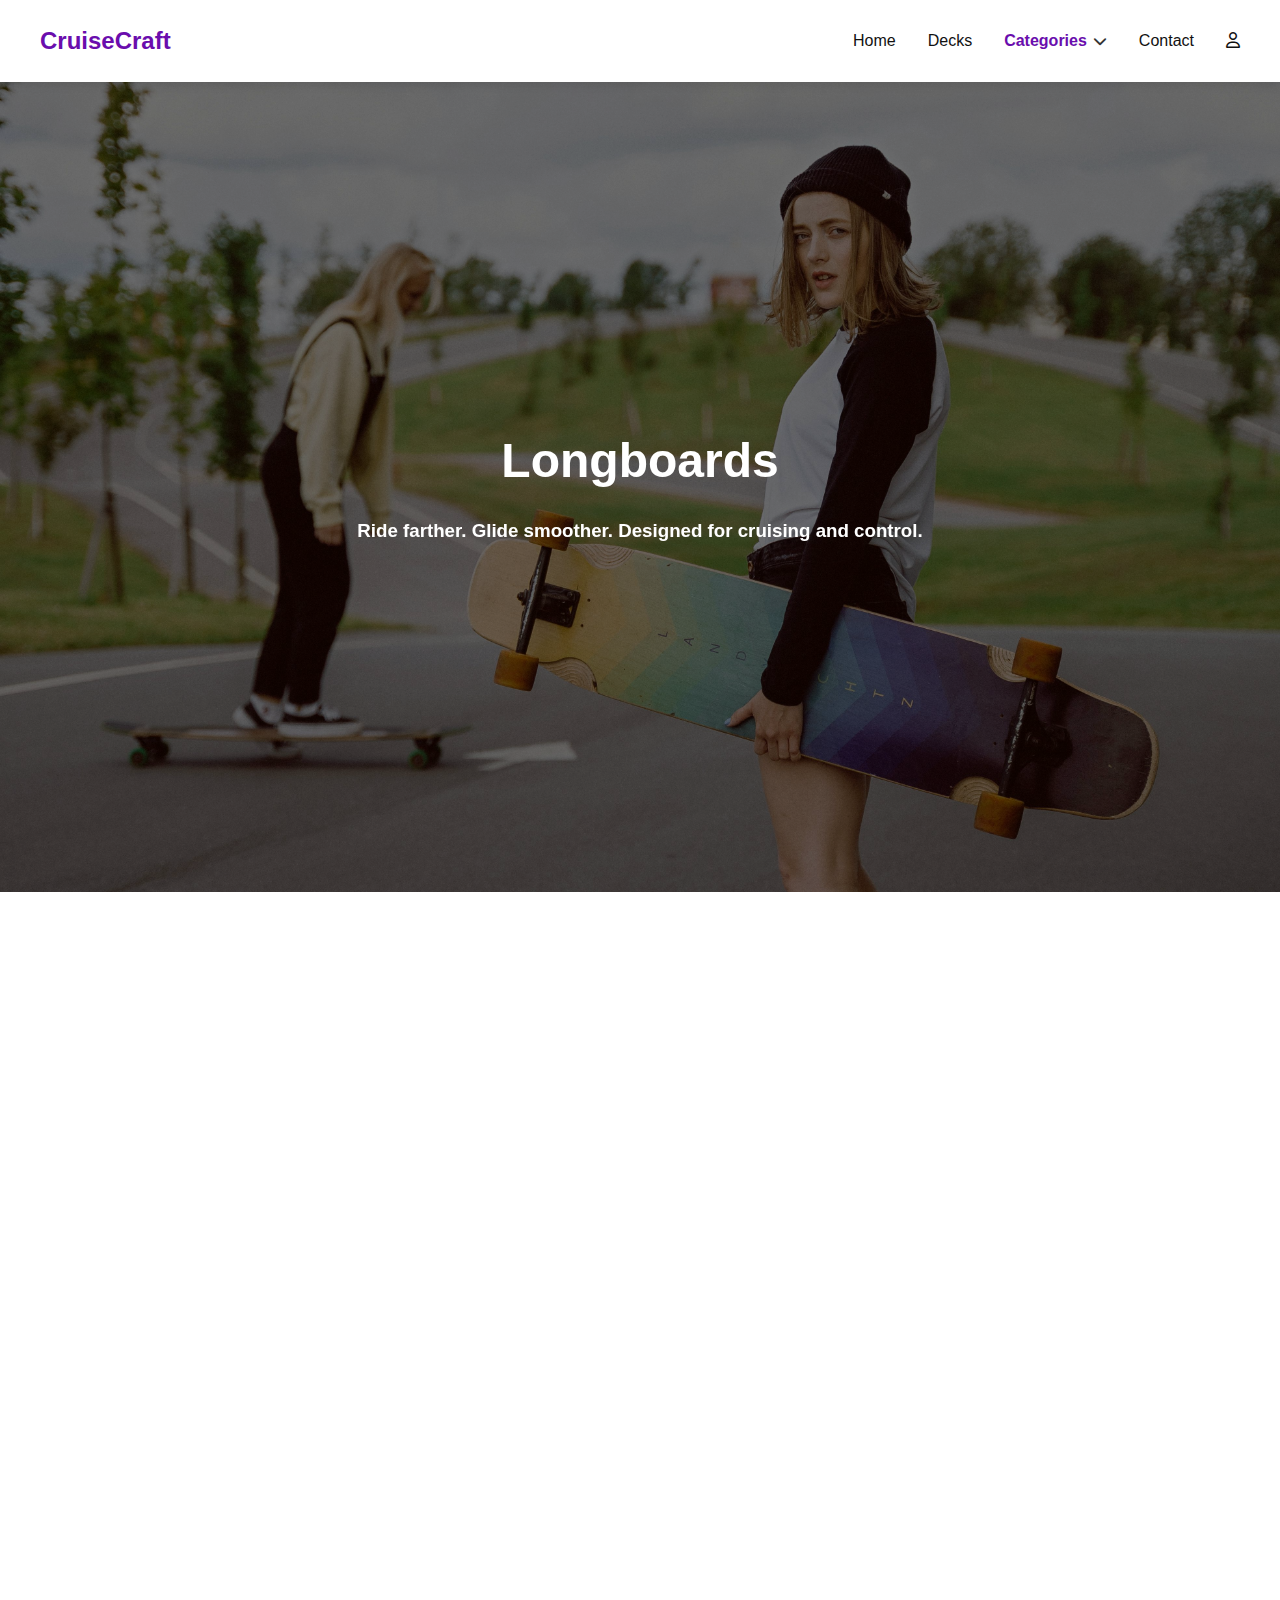
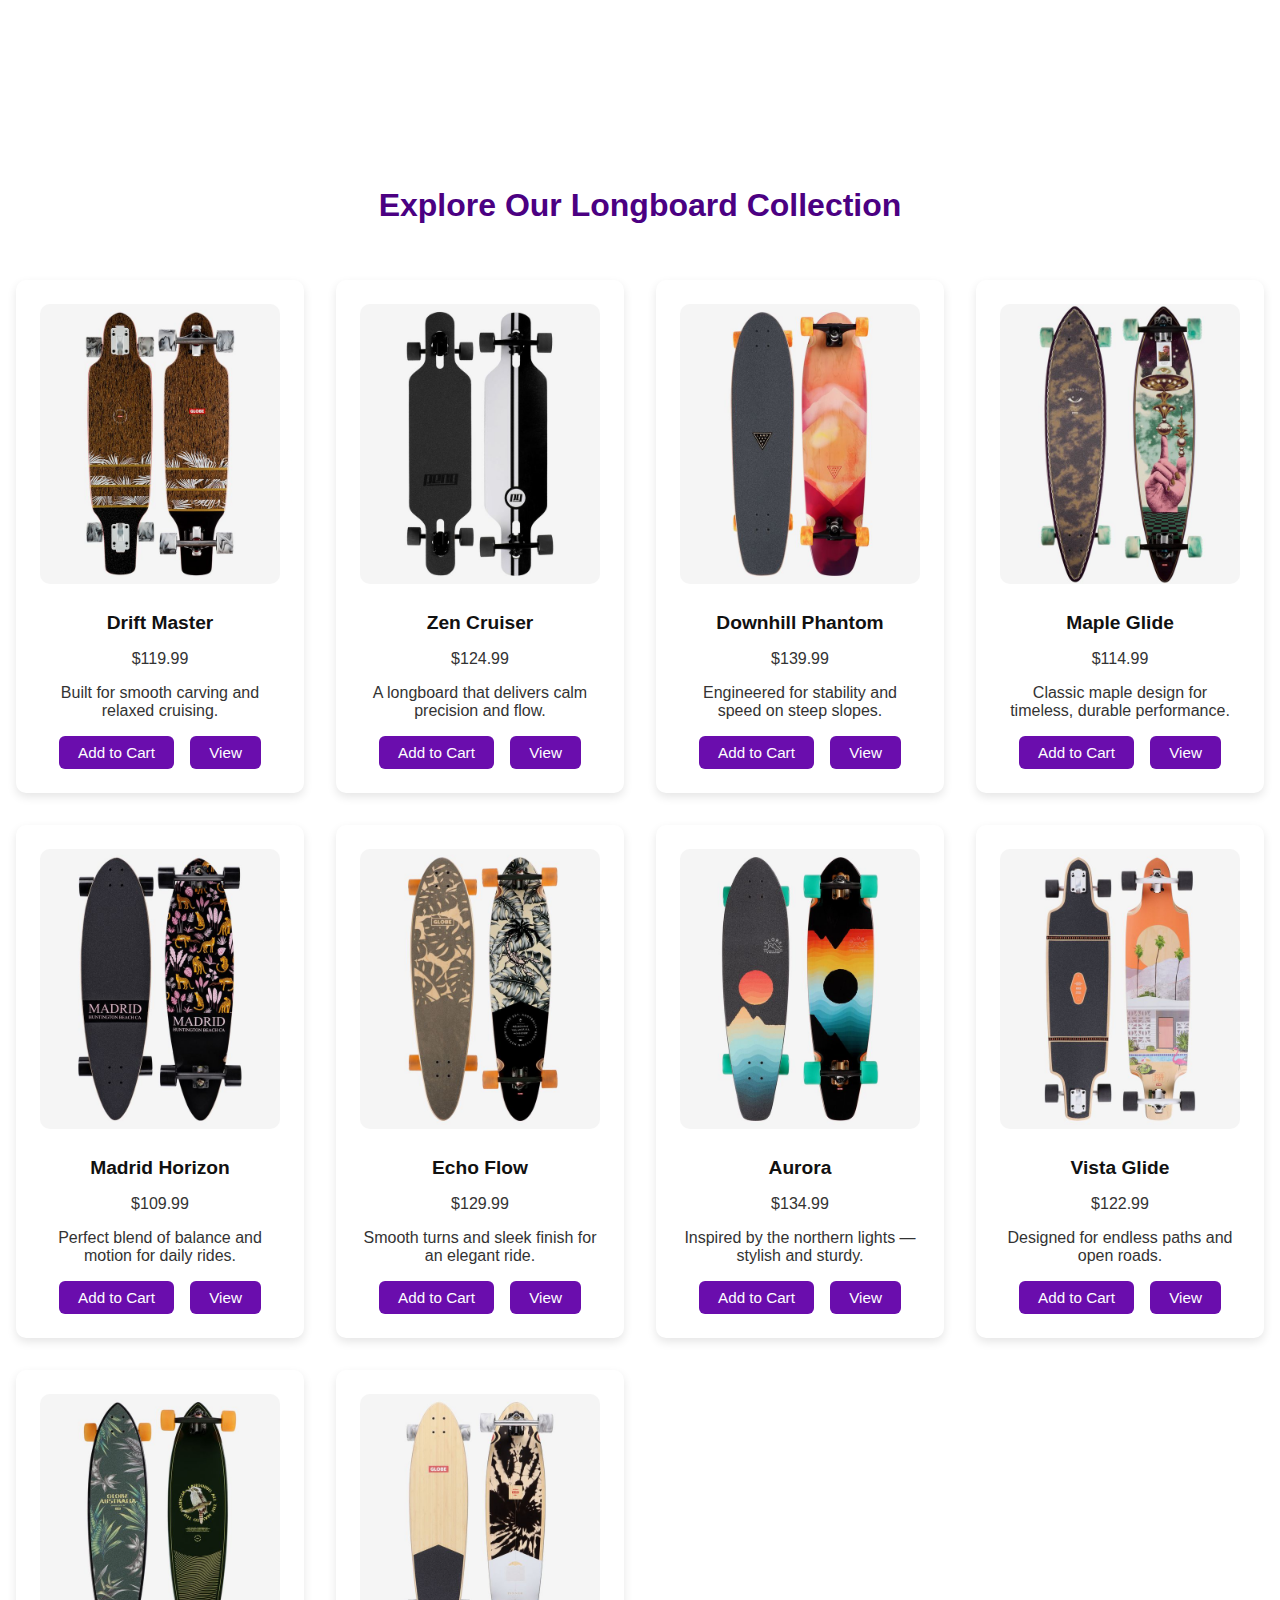
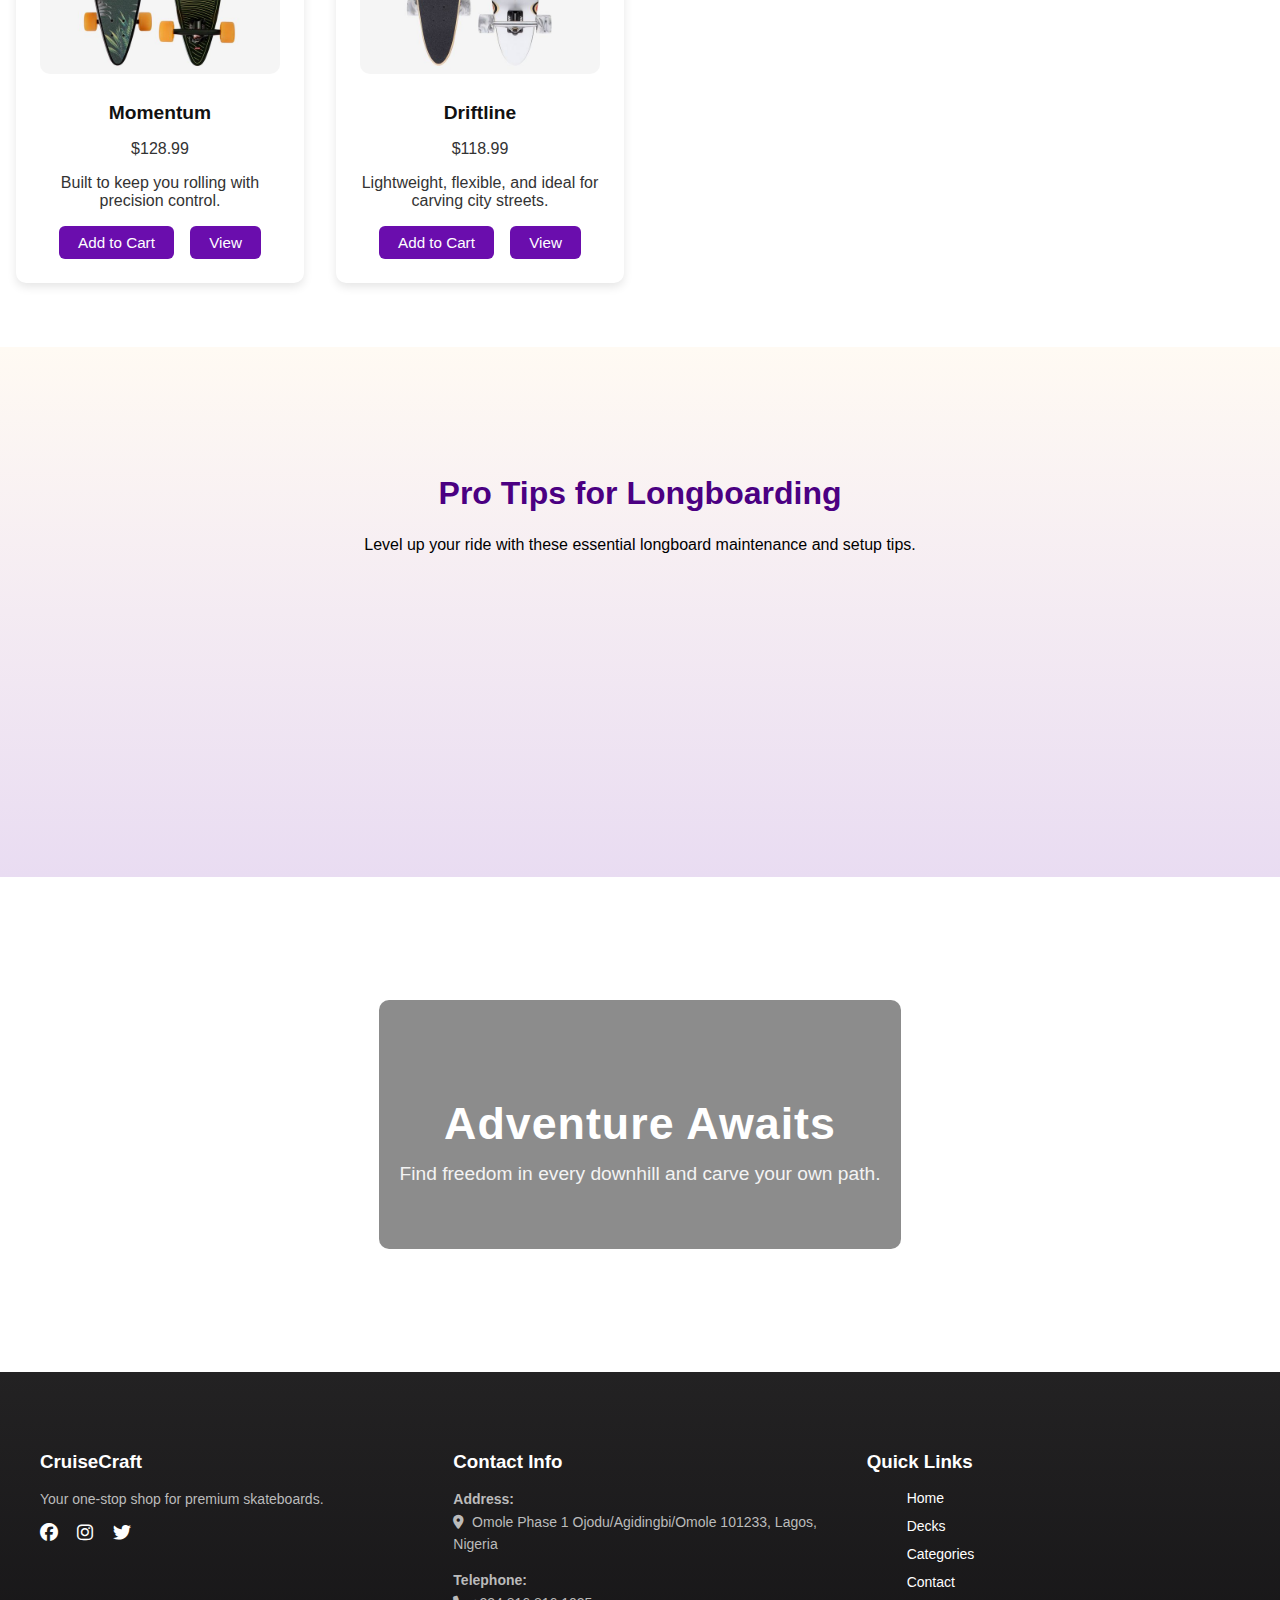
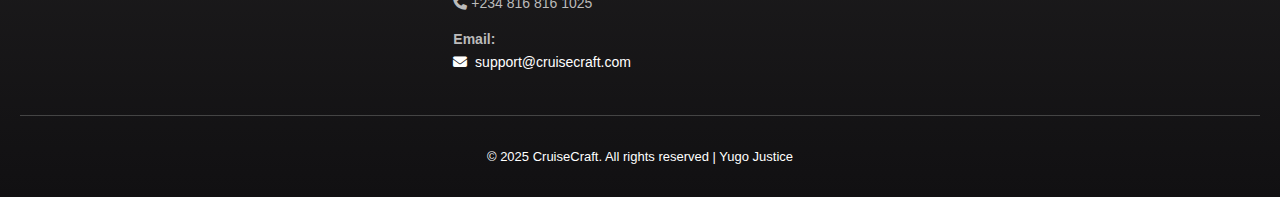
<file: long.html>
<!DOCTYPE html>
<html lang="en">
  <head>
    <meta charset="UTF-8" />
    <meta name="viewport" content="width=device-width, initial-scale=1.0" />
    <title>Longboards | CruiseCraft</title>
    <link rel="stylesheet" href="style.css" />
    <link rel="icon" type="image/png" href="assets/icon/front__11_-removebg-preview.png">
    <link rel="stylesheet" href="https://cdnjs.cloudflare.com/ajax/libs/font-awesome/6.4.0/css/all.min.css"/>

    <link rel="stylesheet" href="https://unpkg.com/aos@2.3.4/dist/aos.css" />
    
  </head>

  <div class="wrapper">

  <body>
  
<!-- =============== HEADER =============== -->
<header>
     <nav class="navbar">
      <div class="logo"><a href="index.html">CruiseCraft</a></div>

      <ul class="nav-links" id="nav-links">
        <li><a href="index.html">Home</a></li>
        <li><a href="decks.html">Decks</a></li>

      <li class="dropdown">
       <a href="categories.html" class="categories-link active">Categories</a>
       <i class="fas fa-chevron-down dropdown-arrow"></i>

        <ul class="dropdown-menu">
          <li><a href="cruiser.html">Cruiser Boards</a></li>
          <li><a href="street.html">Street Boards</a></li>
          <li><a href="long.html">Longboards</a></li>
          <li><a href="surf.html">Surf Skate Boards</a></li>
        </ul>
      </li>

       <li><a href="contact.html">Contact</a></li>

    <li class="mobile-login"><a href="#" id="open-auth"><i class="fa-regular fa-user"></i></a></li>
      </ul>

      <div class="menu-toggle" id="mobile-menu">
        <i class="fas fa-bars"></i>
      </div>

    </nav>
</header>

    <!-- =============== HERO SECTION =============== -->
    <section class="hero"
      style="background-image: url('assets/background/longboardbg.jpg');">
      <div class="hero-content">
        <h1 data-aos="fade-in">Longboards</h1>
        <p><h3 data-aos="fade-up">Ride farther. Glide smoother. Designed for cruising and control.</h3></p>
      </div>
    </section>

  <!-- =============== JOURNEY GALLERY SECTION =============== -->
<section class="ride-style" data-aos="fade-up">
  <h2 class="section-title">The Journey Begins</h2>
  <p class="secp">Longboarding is more than a ride — it's a rhythm of freedom and motion.</p>

  <div class="style-grid">

    <div class="style-item" data-aos="flip-right">
      <img src="assets/lifestyle/long1.jpg" alt="High-speed carving">
      <h3>High-speed carving</h3>
    </div>

    <div class="style-item" data-aos="flip-right" data-aos-delay="100">
      <img src="assets/lifestyle/long2.jpeg" alt="Sunset cruising">
      <h3>Sunset cruising</h3>
    </div>

    <div class="style-item" data-aos="flip-right" data-aos-delay="200">
      <img src="assets/lifestyle/long3.jpg" alt="Open road ride">
      <h3>Open road ride</h3>
    </div>

    <div class="style-item" data-aos="flip-right" data-aos-delay="300">
      <img src="assets/lifestyle/long4.jpg" alt="City glide">
      <h3>City glide</h3>
    </div>

  </div>
</section>

    <!-- =============== FEATURED LONGBOARDS =============== -->
    <section id="featured">
      <h2 class="section-title">Explore Our Longboard Collection</h2>

      <div class="product-grid">
        <div class="product-card">
          <img src="assets/categories/long/longb (1).jpg" alt="Drift Master" />
          <h2>Drift Master</h2>
          <p>$119.99</p>
          <p class="muted">Built for smooth carving and relaxed cruising.</p>
          <div class="product-buttons">
            <button class="btn">Add to Cart</button>
            <a href="#" class="btn">View</a>
          </div>
        </div>

        <div class="product-card">
          <img src="assets/categories/long/longb (2).jpg" alt="Zen Cruiser" />
          <h2>Zen Cruiser</h2>
          <p>$124.99</p>
          <p class="muted">A longboard that delivers calm precision and flow.</p>
          <div class="product-buttons">
            <button class="btn">Add to Cart</button>
            <a href="#" class="btn">View</a>
          </div>
        </div>

        <div class="product-card">
          <img src="assets/categories/long/longb (3).jpg" alt="Downhill Phantom" />
          <h2>Downhill Phantom</h2>
          <p>$139.99</p>
          <p class="muted">Engineered for stability and speed on steep slopes.</p>
          <div class="product-buttons">
            <button class="btn">Add to Cart</button>
            <a href="#" class="btn">View</a>
          </div>
        </div>

        <div class="product-card">
          <img src="assets/categories/long/longb (4).jpg" alt="Maple Glide" />
          <h2>Maple Glide</h2>
          <p>$114.99</p>
          <p class="muted">Classic maple design for timeless, durable performance.</p>
          <div class="product-buttons">
            <button class="btn">Add to Cart</button>
            <a href="#" class="btn">View</a>
          </div>
        </div>

        <div class="product-card">
          <img src="assets/categories/long/longb (5).jpg" alt="Cruise Horizon" />
          <h2>Madrid Horizon</h2>
          <p>$109.99</p>
          <p class="muted">Perfect blend of balance and motion for daily rides.</p>
          <div class="product-buttons">
            <button class="btn">Add to Cart</button>
            <a href="#" class="btn">View</a>
          </div>
        </div>

        <div class="product-card">
          <img src="assets/categories/long/longb (6).jpg" alt="Echo Flow" />
          <h2>Echo Flow</h2>
          <p>$129.99</p>
          <p class="muted">Smooth turns and sleek finish for an elegant ride.</p>
          <div class="product-buttons">
            <button class="btn">Add to Cart</button>
            <a href="#" class="btn">View</a>
          </div>
        </div>

        <div class="product-card">
          <img src="assets/categories/long/longb (7).jpg" alt="Aurora" />
          <h2>Aurora</h2>
          <p>$134.99</p>
          <p class="muted">Inspired by the northern lights — stylish and sturdy.</p>
          <div class="product-buttons">
            <button class="btn">Add to Cart</button>
            <a href="#" class="btn">View</a>
          </div>
        </div>

        <div class="product-card">
          <img src="assets/categories/long/longb (8).jpg" alt="Vista Glide" />
          <h2>Vista Glide</h2>
          <p>$122.99</p>
          <p class="muted">Designed for endless paths and open roads.</p>
          <div class="product-buttons">
            <button class="btn">Add to Cart</button>
            <a href="#" class="btn">View</a>
          </div>
        </div>

        <div class="product-card">
          <img src="assets/categories/long/longb (9).jpg" alt="Momentum" />
          <h2>Momentum</h2>
          <p>$128.99</p>
          <p class="muted">Built to keep you rolling with precision control.</p>
          <div class="product-buttons">
            <button class="btn">Add to Cart</button>
            <a href="#" class="btn">View</a>
          </div>
        </div>

        <div class="product-card">
          <img src="assets/categories/long/longb (10).jpg" alt="Driftline" />
          <h2>Driftline</h2>
          <p>$118.99</p>
          <p class="muted">Lightweight, flexible, and ideal for carving city streets.</p>
          <div class="product-buttons">
            <button class="btn">Add to Cart</button>
            <a href="#" class="btn">View</a>
          </div>
        </div>
      </div>
    </section>

     <!-- =============== LONGBOARDING 101 =============== -->
    <section class="longboard-guide">
      <h2 class="section-title">Pro Tips for Longboarding</h2>
        <p>Level up your ride with these essential longboard maintenance and setup tips.</p>

      <div class="guide-cards">
        <div class="guide-card" data-aos="flip-left">
          <i class="fas fa-ruler-combined"></i>
          <h3>Pick the Right Length</h3>
          <p>Choose a longboard size that fits your style — longer for cruising, shorter for carving.</p>
        </div>

        <div class="guide-card" data-aos="flip-left" data-aos-delay="100">
          <i class="fas fa-cogs"></i>
          <h3>Check Your Wheelbase</h3>
          <p>Wheelbase affects stability — wider means smoother and more controlled rides.</p>
        </div>

        <div class="guide-card" data-aos="flip-left" data-aos-delay="200">
          <i class="fas fa-tools"></i>
          <h3>Maintain Your Trucks</h3>
          <p>Keep your trucks tight but flexible. Regularly check for loosened bolts and wear.</p>
        </div>
      </div>
    </section>


<!-- =============== ADVENTURE AWAITS =============== -->
<section class="adventure-banner">
  <div class="adventure-overlay">
    <h2>Adventure Awaits</h2>
    <p>Find freedom in every downhill and carve your own path.</p>
  </div>
</section>

    <!-- =============== FOOTER =============== -->
   <footer class="footer">
    <div class="footer-container">
      <div class="footer-box">
        <h3>CruiseCraft</h3>
        <p>Your one-stop shop for premium skateboards.</p>
        <div class="socials">
           <a href="#" class="footer__social-link"><i class="fab fa-facebook"></i></a>
          <a href="#" class="footer__social-link"><i class="fab fa-instagram"></i></a>
          <a href="#" class="footer__social-link"><i class="fab fa-twitter"></i></a>
        </div>
      </div>

      <div class="footer-box">
        <h3>Contact Info</h3>
        <p><strong>Address:</strong><br>
        <i class="fa-solid fa-location-dot"></i>&nbsp; Omole Phase 1 Ojodu/Agidingbi/Omole 101233, Lagos, Nigeria</p>
        <p><strong>Telephone:</strong><br>
        <i class="fa-solid fa-phone"></i>&nbsp;+234 816 816 1025</p>
        <p><strong>Email:</strong><br><a href="#">
        <i class="fa-solid fa-envelope"></i>&nbsp; support@cruisecraft.com
        </a></p>
      </div>

      <div class="footer-box">
        <h3>Quick Links</h3>
        <ul class="footer-links">
          <li><a href="index.html">Home</a></li>
          <li><a href="decks.html">Decks</a></li>
          <li><a href="categories.html">Categories</a></li>
          <li><a href="contact.html">Contact</a></li>
        </ul>
      </div>
    </div>

   <div class="footer-bottom">
      <p> © 2025 CruiseCraft. All rights reserved | Yugo Justice</p>
    </div>
  </footer>

     <!-- AUTH MODAL -->
<div id="auth-modal" class="auth-modal">
  <div class="auth-backdrop"></div>

  <div class="auth-panel">
    <button class="auth-close" id="close-auth">&times;</button>

    <div class="auth-tabs">
      <button id="login-tab" class="auth-tab active">Login</button>
      <button id="signup-tab" class="auth-tab">Sign Up</button>
    </div>

    <!-- LOGIN -->
    <form id="login-form" class="auth-form active">
      <input type="email" placeholder="Email" required>
      <input type="password" placeholder="Password" required>

      <button type="submit" class="auth-btn outline">Login</button>
      <p class="auth-switch-text">Don't have an account? <span id="switch-to-signup">Sign Up</span></p>
    </form>

    <!-- SIGNUP -->
    <form id="signup-form" class="auth-form">
      <input type="text" placeholder="Full Name" required>
      <input type="email" placeholder="Email" required>
      <input type="password" placeholder="Create Password" required>

      <button type="submit" class="auth-btn outline">Create Account</button>
      <p class="auth-switch-text">Already have an account? <span id="switch-to-login">Login</span></p>
    </form>

  </div>
</div>

  <!-- Scroll to Top Button -->
<button id="scrollToTopBtn" title="Go to top">
  <i class="fas fa-arrow-up"></i>
</button>

    <script src="skate.js"></script>

      <!-- AOS -->
<script src="https://unpkg.com/aos@2.3.4/dist/aos.js"></script>

<script>
  AOS.init({
    duration: 1000,  
    once: true,      
    offset: 100,          
  });
</script>

  </body>

  </div>

</html>
</file>
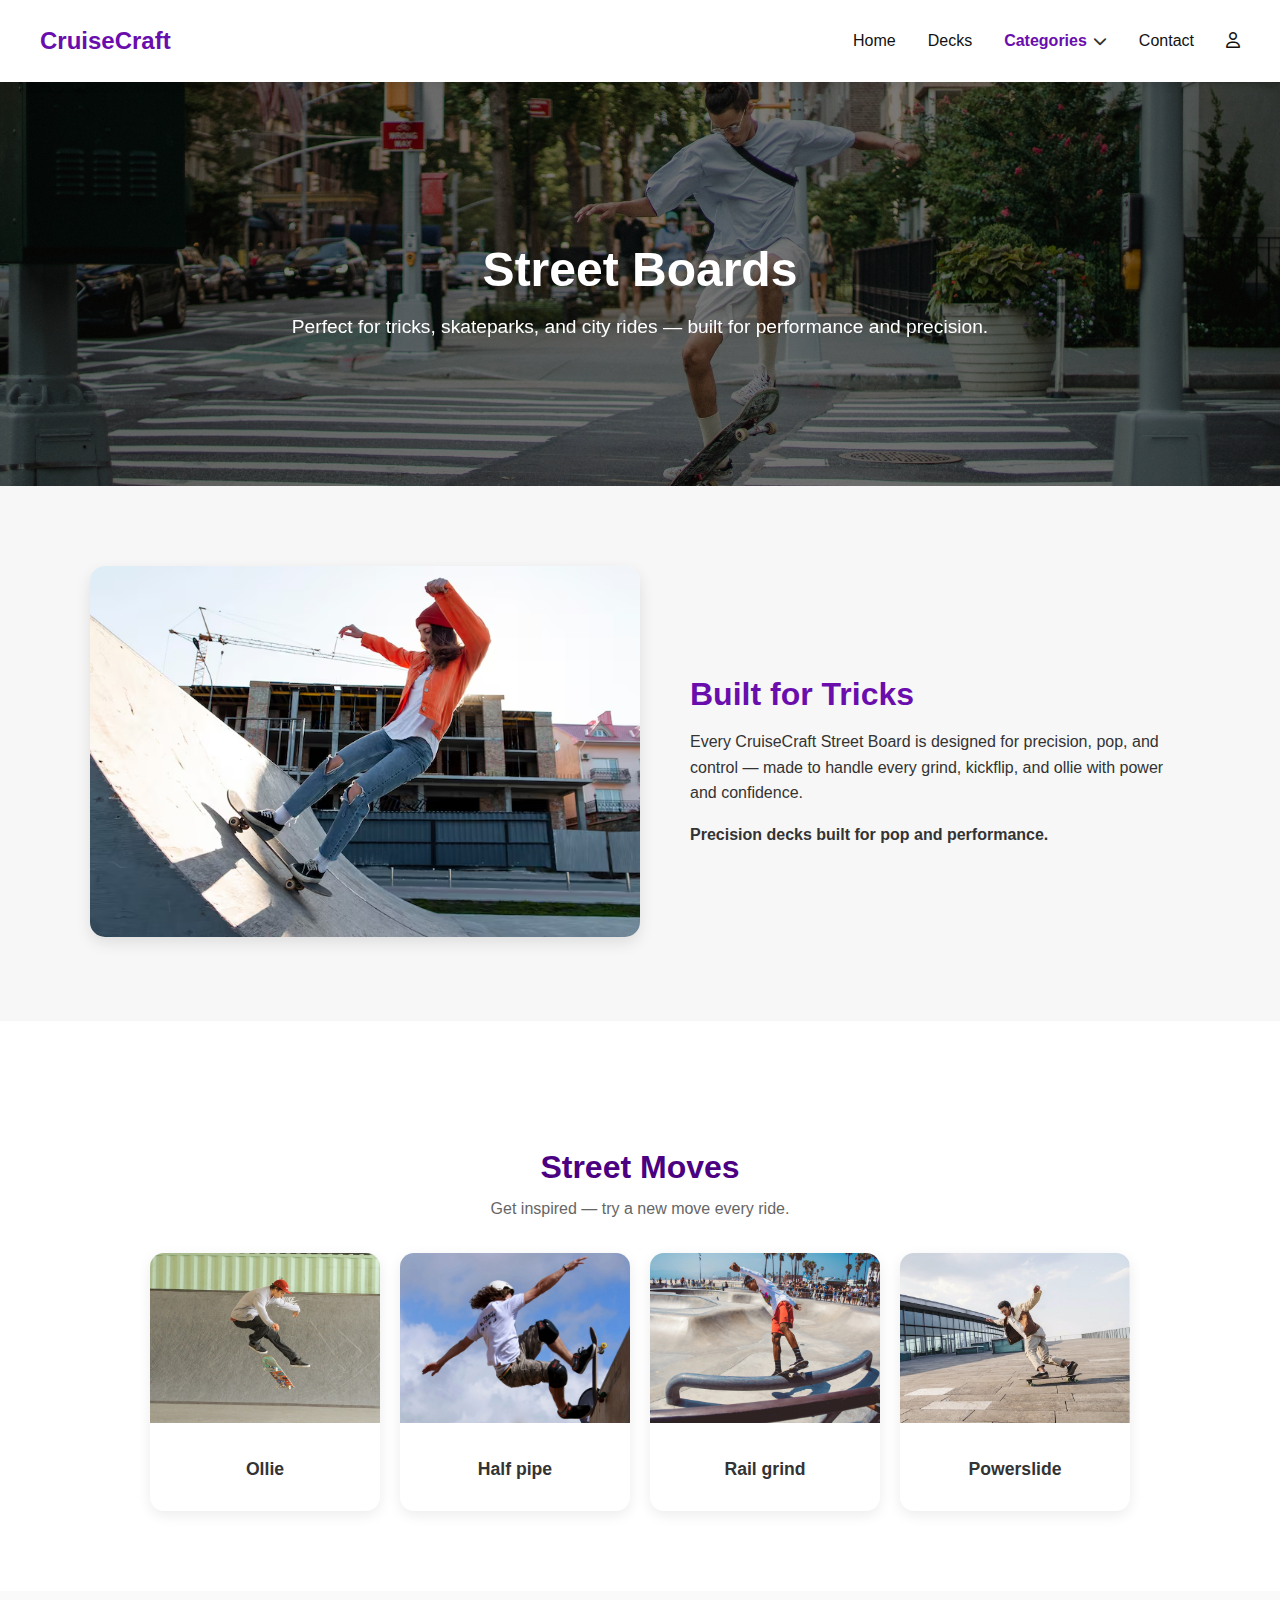
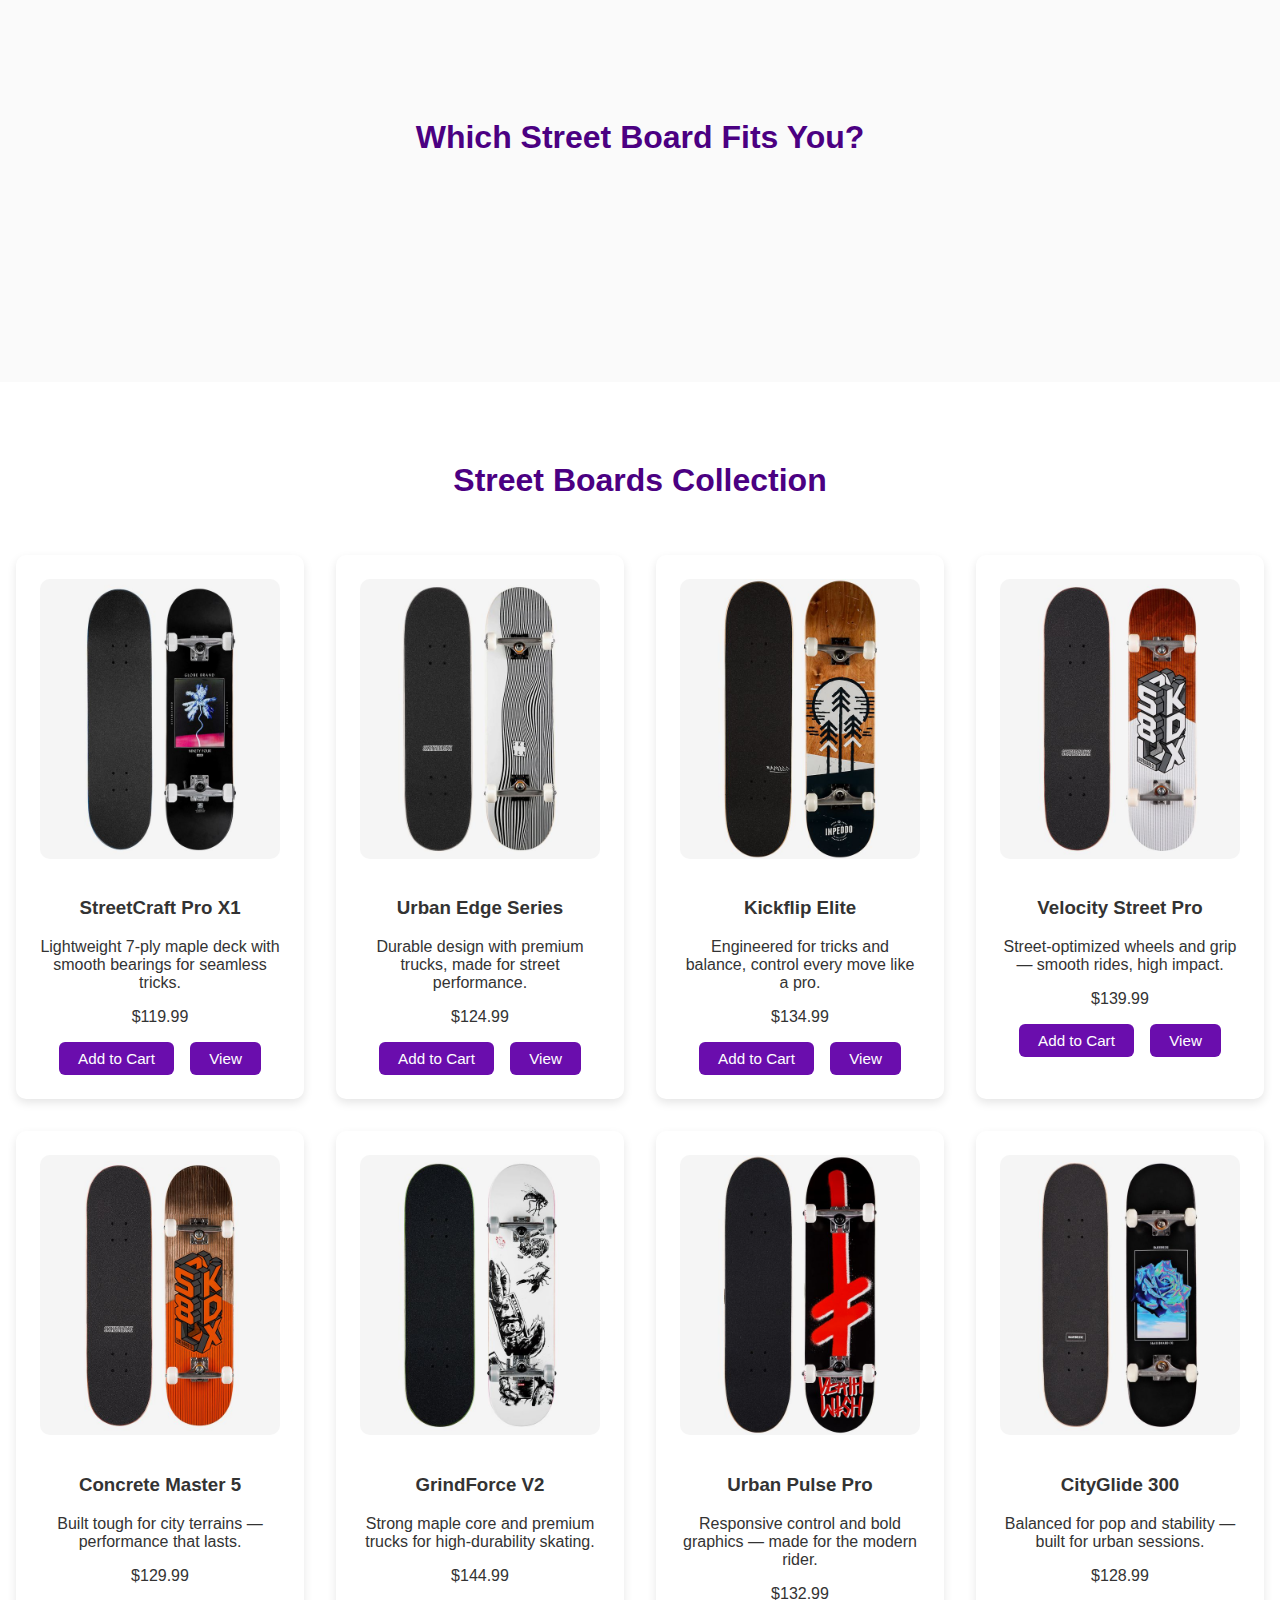
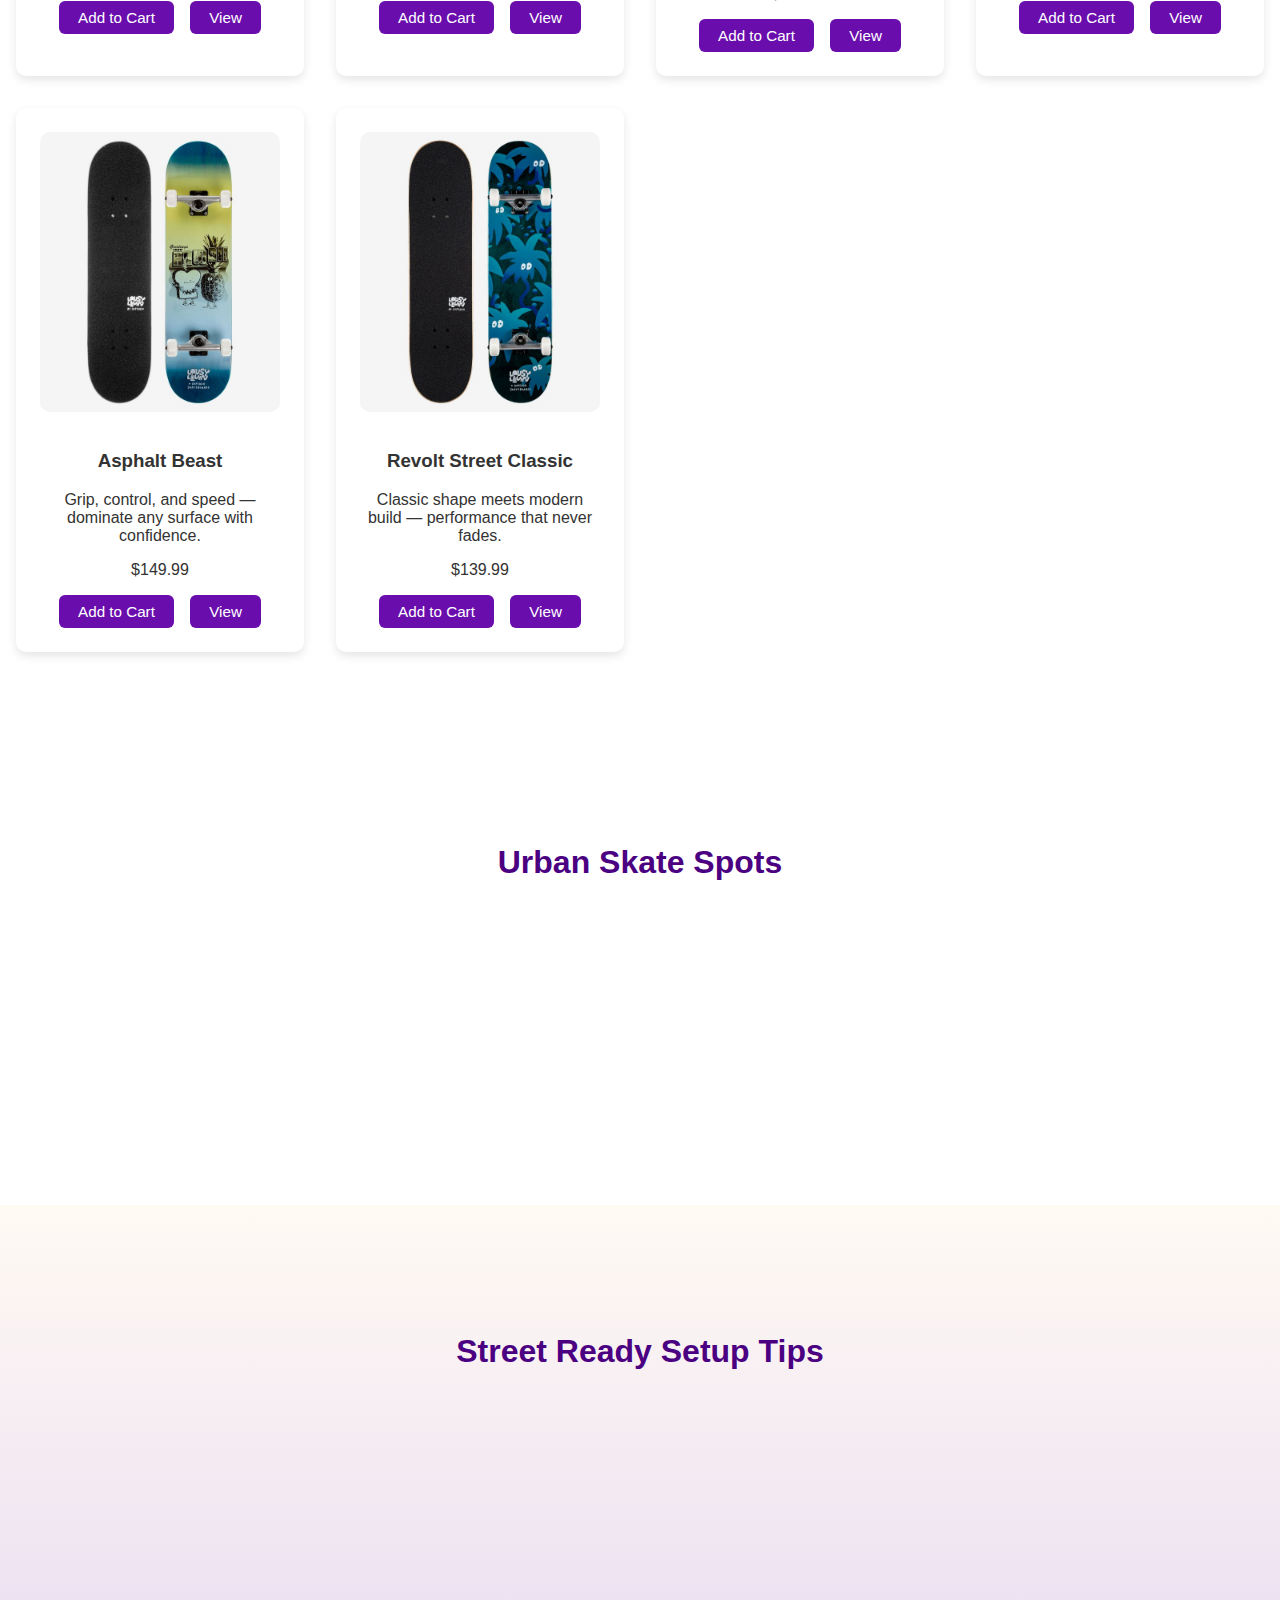
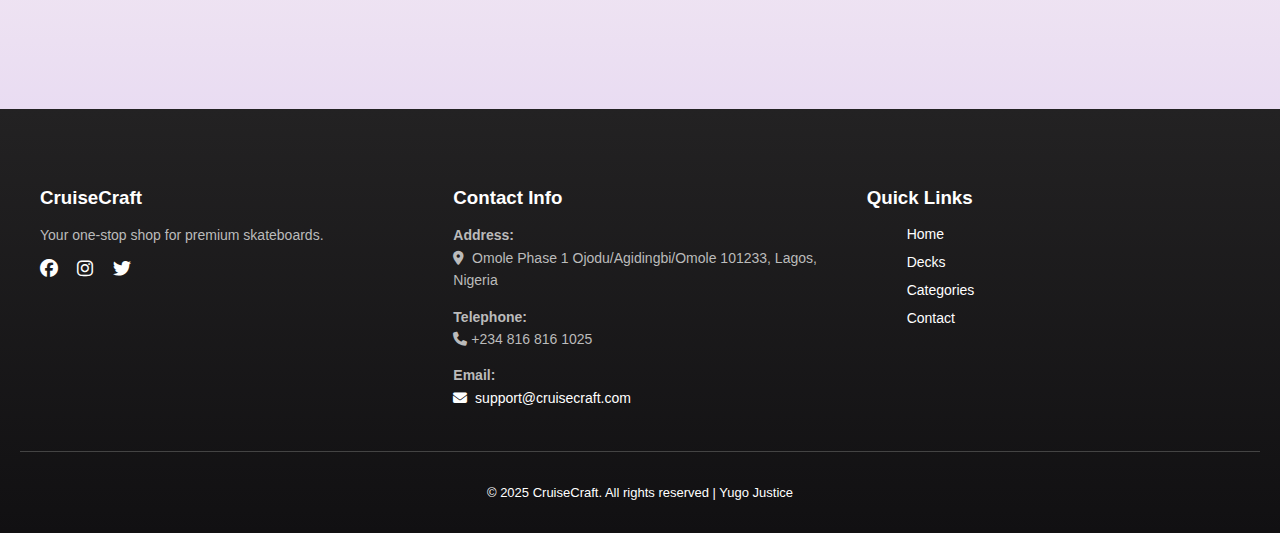
<file: street.html>
<!DOCTYPE html>
<html lang="en">
  <head>
    <meta charset="UTF-8" />
    <meta name="viewport" content="width=device-width, initial-scale=1.0" />
    <title>Street Boards | CruiseCraft</title>
    <link rel="stylesheet" href="style.css" />
    <link rel="icon" type="image/png" href="assets/icon/front__11_-removebg-preview.png">

    <link rel="stylesheet" href="https://cdnjs.cloudflare.com/ajax/libs/font-awesome/6.4.0/css/all.min.css">
    <link rel="stylesheet" href="https://fonts.googleapis.com/css2?family=Material+Symbols+Outlined" />

    <link rel="stylesheet" href="https://unpkg.com/aos@2.3.4/dist/aos.css" />
  </head>

  <div class="wrapper">
  <body>

  <!-- =============== HEADER =============== -->
<header>
     <nav class="navbar">
      <div class="logo"><a href="index.html">CruiseCraft</a></div>

      <ul class="nav-links" id="nav-links">
        <li><a href="index.html">Home</a></li>
        <li><a href="decks.html">Decks</a></li>

      <li class="dropdown">
       <a href="categories.html" class="categories-link active">Categories</a>
       <i class="fas fa-chevron-down dropdown-arrow"></i>

        <ul class="dropdown-menu">
          <li><a href="cruiser.html">Cruiser Boards</a></li>
          <li><a href="street.html">Street Boards</a></li>
          <li><a href="long.html">Longboards</a></li>
          <li><a href="surf.html">Surf Skate Boards</a></li>
        </ul>
      </li>

       <li><a href="contact.html">Contact</a></li>

    <li class="mobile-login"><a href="#" id="open-auth"><i class="fa-regular fa-user"></i></a></li>
      </ul>

      <div class="menu-toggle" id="mobile-menu">
        <i class="fas fa-bars"></i>
      </div>

    </nav>
</header>


    <!-- ==================== HERO SECTION ===================== -->
    <section class="hero_contact" style="background-image: url('assets/background/streetbg.jpeg');">
      <div class="hero__overlay"></div>
      <div class="hero__content">
        <h1 data-aos="fade-in">Street Boards</h1>
        <p h3 data-aos="fade-up">Perfect for tricks, skateparks, and city rides — built for performance and precision.</p>
      </div>
    </section>

      <!-- ==================== BUILT FOR TRICKS SHOWCASE ====================== -->
    <section class="built-for-tricks">
      <div class="tricks-container">
        <div class="tricks-image" data-aos="fade-right">
          <img src="assets/extra/streetaction.jpg" alt="Built for Tricks" style="width:100%; border-radius:15px; max-width:550px;">
        </div>
        <div class="tricks-text">
          <h2>Built for Tricks</h2>
          <p>
            Every CruiseCraft Street Board is designed for precision, pop, and control — made to handle every grind, kickflip, and ollie with power and confidence.
          </p>
          <p><strong>Precision decks built for pop and performance.</strong></p>
        </div>
      </div>
    </section>


    <!--=============== STREET MOVES SECTION ================---->
  <section class="street-moves">
  <h2 class="section-title">Street Moves</h2>
  <p class="section-sub">Get inspired — try a new move every ride.</p>

  <div class="moves-grid">
    <div class="move-card">
      <img src="assets/extra/ollie.jpg" alt="Ollie">
      <h3>Ollie</h3>
    </div>

    <div class="move-card">
      <img src="assets/extra/halfpipe.webp" alt="Half pipe">
      <h3>Half pipe</h3>
    </div>

    <div class="move-card">
      <img src="assets/extra/railgrind.jpg" alt="Rail grind">
      <h3>Rail grind</h3>
    </div>

    <div class="move-card">
      <img src="assets/extra/powerslide.jpeg" alt="Powerslide">
      <h3>Powerslide</h3>
    </div>
  </div>
</section>

    <!--================ BOARD SELECTOR SECTION =====================-->
<section class="board-selector">
  <h2 class="section-title">Which Street Board Fits You?</h2>

  <div class="selector-grid">
    <div class="selector-card" data-aos="zoom-in-up">
      <h3>The Freestyler</h3>
      <p>Lightweight & responsive for tricks and flat-ground flow.</p>
    </div>

    <div class="selector-card" data-aos="zoom-in-up" data-aos-delay="100">
      <h3>The Street Cruiser</h3>
      <p>Smooth ride for city streets, sidewalks, and casual exploring.</p>
    </div>

    <div class="selector-card" data-aos="zoom-in-up" data-aos-delay="200">
      <h3>The Street Shredder</h3>
      <p>Durable & stable — built to take a beating at skateparks.</p>
    </div>
  </div>
</section>


 <!--================ Featured Collection ====================-->
    <section id="featured">
      <h2 class="section-title">Street Boards Collection</h2>

      <div class="product-grid">
        <div class="product-card">
          <img src="assets/categories/street/streetb (1).jpg" alt="StreetCraft Pro X1" />
          <h3>StreetCraft Pro X1</h3>
          <p>Lightweight 7-ply maple deck with smooth bearings for seamless tricks.</p>
          <p class="price">$119.99</p>
          <div class="product-buttons">
            <button class="btn">Add to Cart</button>
            <button class="btn">View</button>
          </div>
        </div>

        <div class="product-card">
          <img src="assets/categories/street/streetb (2).jpg" alt="Urban Edge Series" />
          <h3>Urban Edge Series</h3>
          <p>Durable design with premium trucks, made for street performance.</p>
          <p class="price">$124.99</p>
          <div class="product-buttons">
            <button class="btn">Add to Cart</button>
            <button class="btn">View</button>
          </div>
        </div>

        <div class="product-card">
          <img src="assets/categories/street/streetb (3).jpg" alt="Kickflip Elite" />
          <h3>Kickflip Elite</h3>
          <p>Engineered for tricks and balance, control every move like a pro.</p>
          <p class="price">$134.99</p>
          <div class="product-buttons">
            <button class="btn">Add to Cart</button>
            <button class="btn">View</button>
          </div>
        </div>

        <div class="product-card">
          <img src="assets/categories/street/streetb (4).jpg" alt="Velocity Street Pro" />
          <h3>Velocity Street Pro</h3>
          <p>Street-optimized wheels and grip — smooth rides, high impact.</p>
          <p class="price">$139.99</p>
          <div class="product-buttons">
            <button class="btn">Add to Cart</button>
            <button class="btn">View</button>
          </div>
        </div>

        <div class="product-card">
          <img src="assets/categories/street/streetb (5).jpg" alt="Concrete Master 5" />
          <h3>Concrete Master 5</h3>
          <p>Built tough for city terrains — performance that lasts.</p>
          <p class="price">$129.99</p>
          <div class="product-buttons">
            <button class="btn">Add to Cart</button>
            <button class="btn">View</button>
          </div>
        </div>

        <div class="product-card">
          <img src="assets/categories/street/streetb (6).jpg" alt="GrindForce V2" />
          <h3>GrindForce V2</h3>
          <p>Strong maple core and premium trucks for high-durability skating.</p>
          <p class="price">$144.99</p>
          <div class="product-buttons">
            <button class="btn">Add to Cart</button>
            <button class="btn">View</button>
          </div>
        </div>
        
        <div class="product-card">
          <img src="assets/categories/street/streetb (7).jpg" alt="Urban Pulse Pro" />
          <h3>Urban Pulse Pro</h3>
          <p>Responsive control and bold graphics — made for the modern rider.</p>
          <p class="price">$132.99</p>
          <div class="product-buttons">
            <button class="btn">Add to Cart</button>
            <button class="btn">View</button>
          </div>
        </div>

        <div class="product-card">
          <img src="assets/categories/street/streetb (8).jpg" alt="CityGlide 300" />
          <h3>CityGlide 300</h3>
          <p>Balanced for pop and stability — built for urban sessions.</p>
          <p class="price">$128.99</p>
          <div class="product-buttons">
            <button class="btn">Add to Cart</button>
            <button class="btn">View</button>
          </div>
        </div>

        <div class="product-card">
          <img src="assets/categories/street/streetb (9).jpg" alt="Asphalt Beast" />
          <h3>Asphalt Beast</h3>
          <p>Grip, control, and speed — dominate any surface with confidence.</p>
          <p class="price">$149.99</p>
          <div class="product-buttons">
            <button class="btn">Add to Cart</button>
            <button class="btn">View</button>
          </div>
        </div>

        <div class="product-card">
          <img src="assets/categories/street/streetb (10).jpg" alt="Revolt Street Classic" />
          <h3>Revolt Street Classic</h3>
          <p>Classic shape meets modern build — performance that never fades.</p>
          <p class="price">$139.99</p>
          <div class="product-buttons">
            <button class="btn">Add to Cart</button>
            <button class="btn">View</button>
          </div>
        </div>
      </div>
    </section>


    <!-- ==================== URBAN SKATE SPOTS ============================ -->
  <section class="urban-gallery">
  <h2 class="section-title">Urban Skate Spots</h2>

  <div class="spots-grid">
    <img src="assets/extra/spot1.jpg " data-aos="zoom-in" alt="">
    <img src="assets/extra/spot2.jpg" data-aos="zoom-in" alt="">
    <img src="assets/extra/spot3.jpg" data-aos="zoom-in" alt="">
  </div>
</section>


  <!---================= STREET READY SETUP =====================--->
    <section class="street-setup">
      <h2 class="section-title">Street Ready Setup Tips</h2>
      <div class="setup-cards">
        <div class="setup-card" data-aos="flip-left" data-aos-delay="200">
          <i class="fa-solid fa-grip-lines fa-2x"></i>
          <h3>Best Grip Tape Type</h3>
          <p>Opt for medium-coarse tape to balance traction and foot movement for tricks.</p>
        </div>
        <div class="setup-card" data-aos="flip-left" data-aos-delay="300">
          <i class="fa-solid fa-gear fa-2x"></i>
          <h3>Bearings for Park vs Street</h3>
          <p>ABEC-7 or ABEC-9 bearings give smoother, faster spins for park skating.</p>
        </div>
        <div class="setup-card" data-aos="flip-left" data-aos-delay="300">
          <i class="fa-solid fa-ruler-horizontal fa-2x"></i>
          <h3>Deck Width Suggestions</h3>
          <p>Choose 8.0-8.25” decks for street balance and control during flips.</p>
        </div>
      </div>
    </section>


    <!--===================== FOOTER ====================--->
   <footer class="footer">
    <div class="footer-container">
      <div class="footer-box">
        <h3>CruiseCraft</h3>
        <p>Your one-stop shop for premium skateboards.</p>
        <div class="socials">
           <a href="#" class="footer__social-link"><i class="fab fa-facebook"></i></a>
          <a href="#" class="footer__social-link"><i class="fab fa-instagram"></i></a>
          <a href="#" class="footer__social-link"><i class="fab fa-twitter"></i></a>
        </div>
      </div>

      
      <div class="footer-box">
        <h3>Contact Info</h3>
        <p><strong>Address:</strong><br>
        <i class="fa-solid fa-location-dot"></i>&nbsp; Omole Phase 1 Ojodu/Agidingbi/Omole 101233, Lagos, Nigeria</p>
        <p><strong>Telephone:</strong><br>
        <i class="fa-solid fa-phone"></i>&nbsp;+234 816 816 1025</p>
        <p><strong>Email:</strong><br><a href="#">
        <i class="fa-solid fa-envelope"></i>&nbsp; support@cruisecraft.com
        </a></p>
      </div>

    
      <div class="footer-box">
        <h3>Quick Links</h3>
        <ul class="footer-links">
          <li><a href="index.html">Home</a></li>
          <li><a href="decks.html">Decks</a></li>
          <li><a href="categories.html">Categories</a></li>
          <li><a href="contact.html">Contact</a></li>
        </ul>
      </div>
    </div>

   <div class="footer-bottom">
      <p> © 2025 CruiseCraft. All rights reserved | Yugo Justice</p>
    </div>
  </footer>

     <!-- AUTH MODAL -->
<div id="auth-modal" class="auth-modal">
  <div class="auth-backdrop"></div>

  <div class="auth-panel">
    <button class="auth-close" id="close-auth">&times;</button>

    <div class="auth-tabs">
      <button id="login-tab" class="auth-tab active">Login</button>
      <button id="signup-tab" class="auth-tab">Sign Up</button>
    </div>

    <!-- LOGIN -->
    <form id="login-form" class="auth-form active">
      <input type="email" placeholder="Email" required>
      <input type="password" placeholder="Password" required>

      <button type="submit" class="auth-btn outline">Login</button>
      <p class="auth-switch-text">Don't have an account? <span id="switch-to-signup">Sign Up</span></p>
    </form>

    <!-- SIGNUP -->
    <form id="signup-form" class="auth-form">
      <input type="text" placeholder="Full Name" required>
      <input type="email" placeholder="Email" required>
      <input type="password" placeholder="Create Password" required>

      <button type="submit" class="auth-btn outline">Create Account</button>
      <p class="auth-switch-text">Already have an account? <span id="switch-to-login">Login</span></p>
    </form>

  </div>
</div>

<!-- Scroll to Top Button -->
<button id="scrollToTopBtn" title="Go to top">
  <i class="fas fa-arrow-up"></i>
</button>

    <script src="skate.js"></script>

  <!-- AOS -->
<script src="https://unpkg.com/aos@2.3.4/dist/aos.js"></script>

<script>
  AOS.init({
    duration: 1000,  
    once: true,      
    offset: 100,          
  });
</script>

  </body>

  </div>
  
</html>
</file>
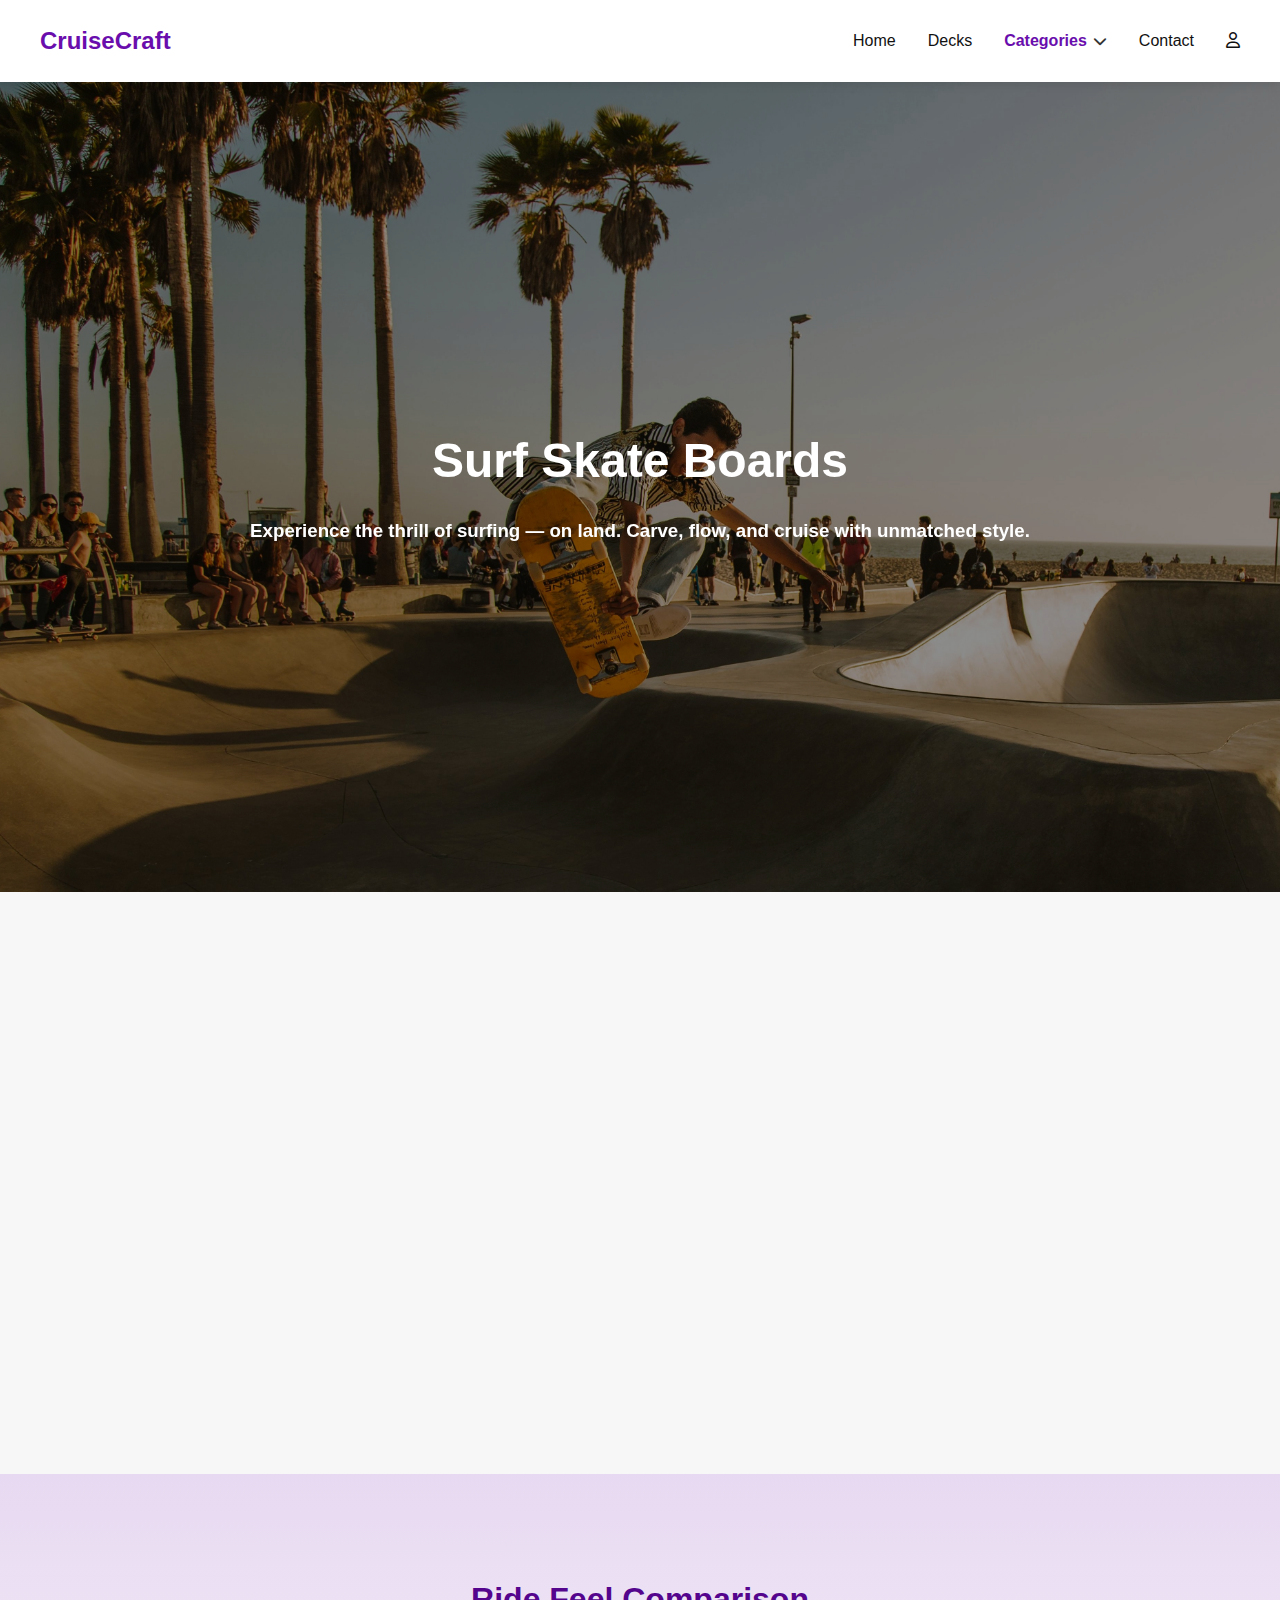
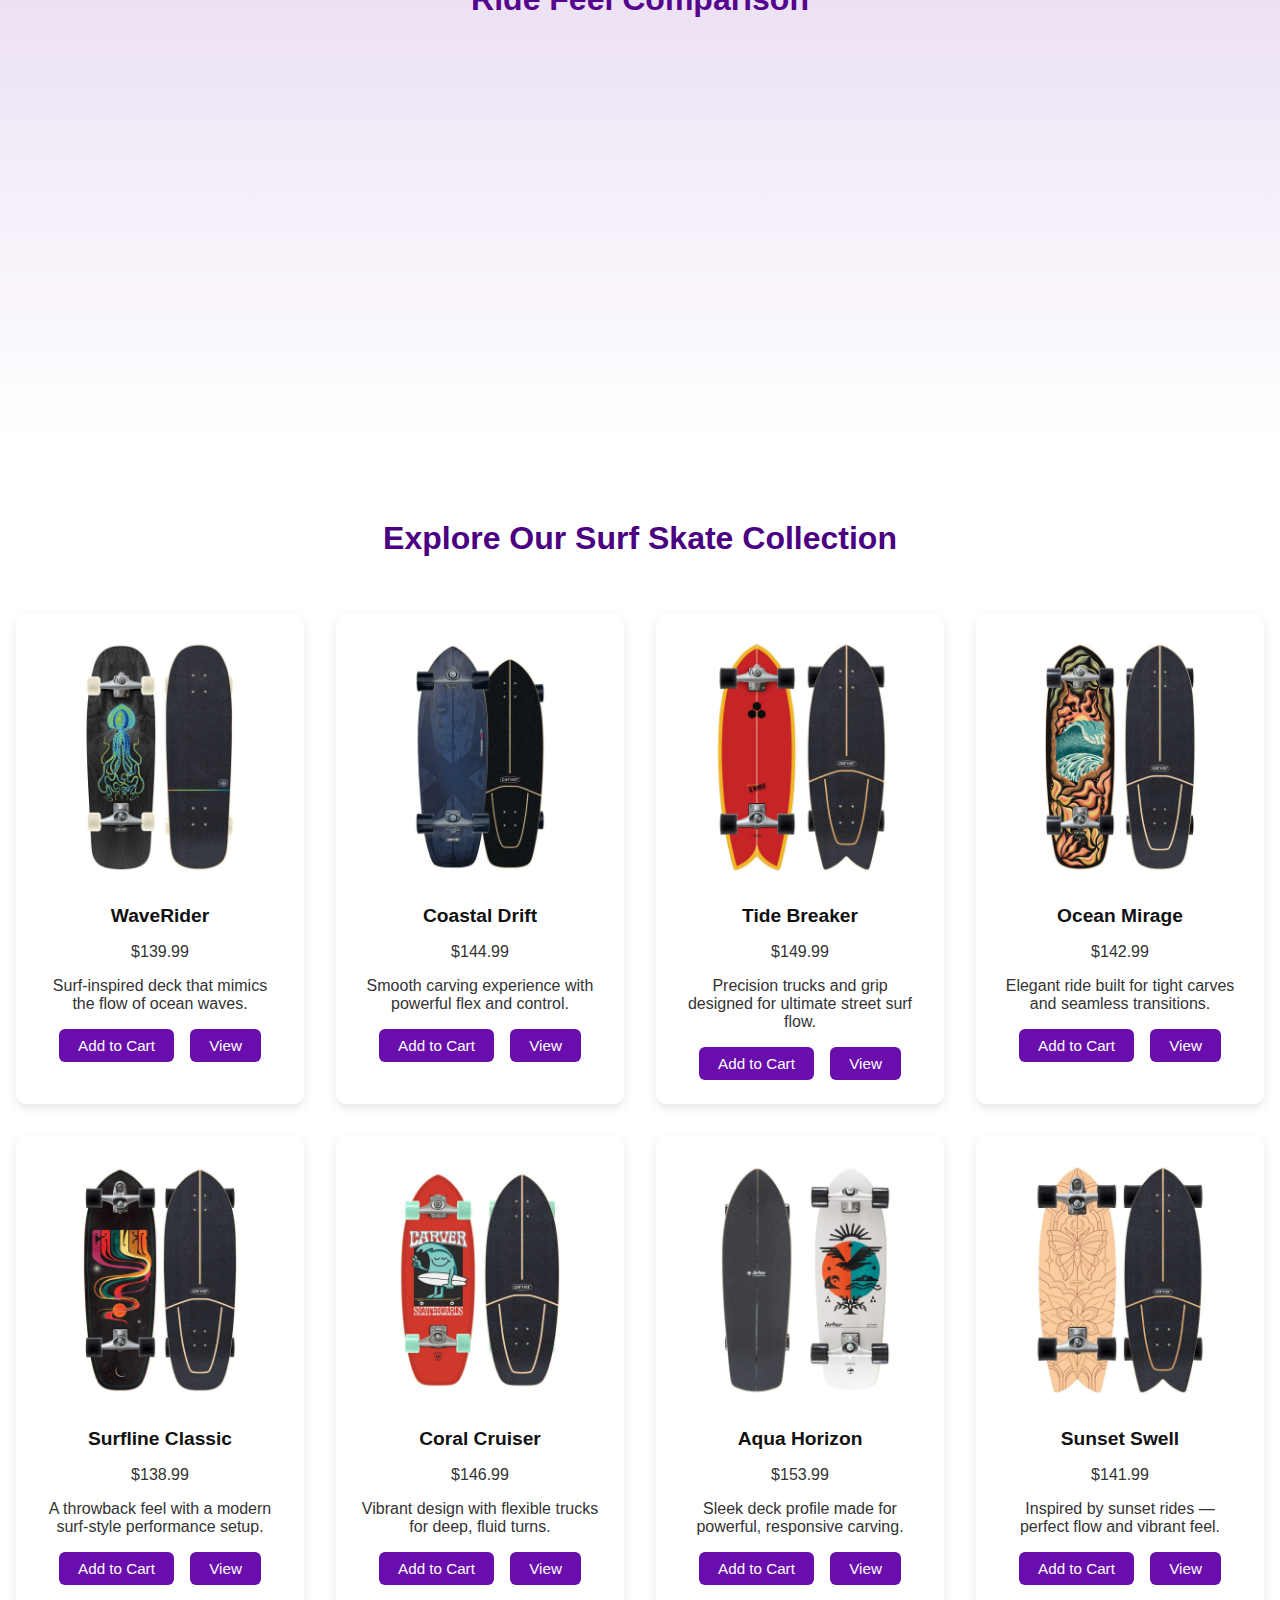
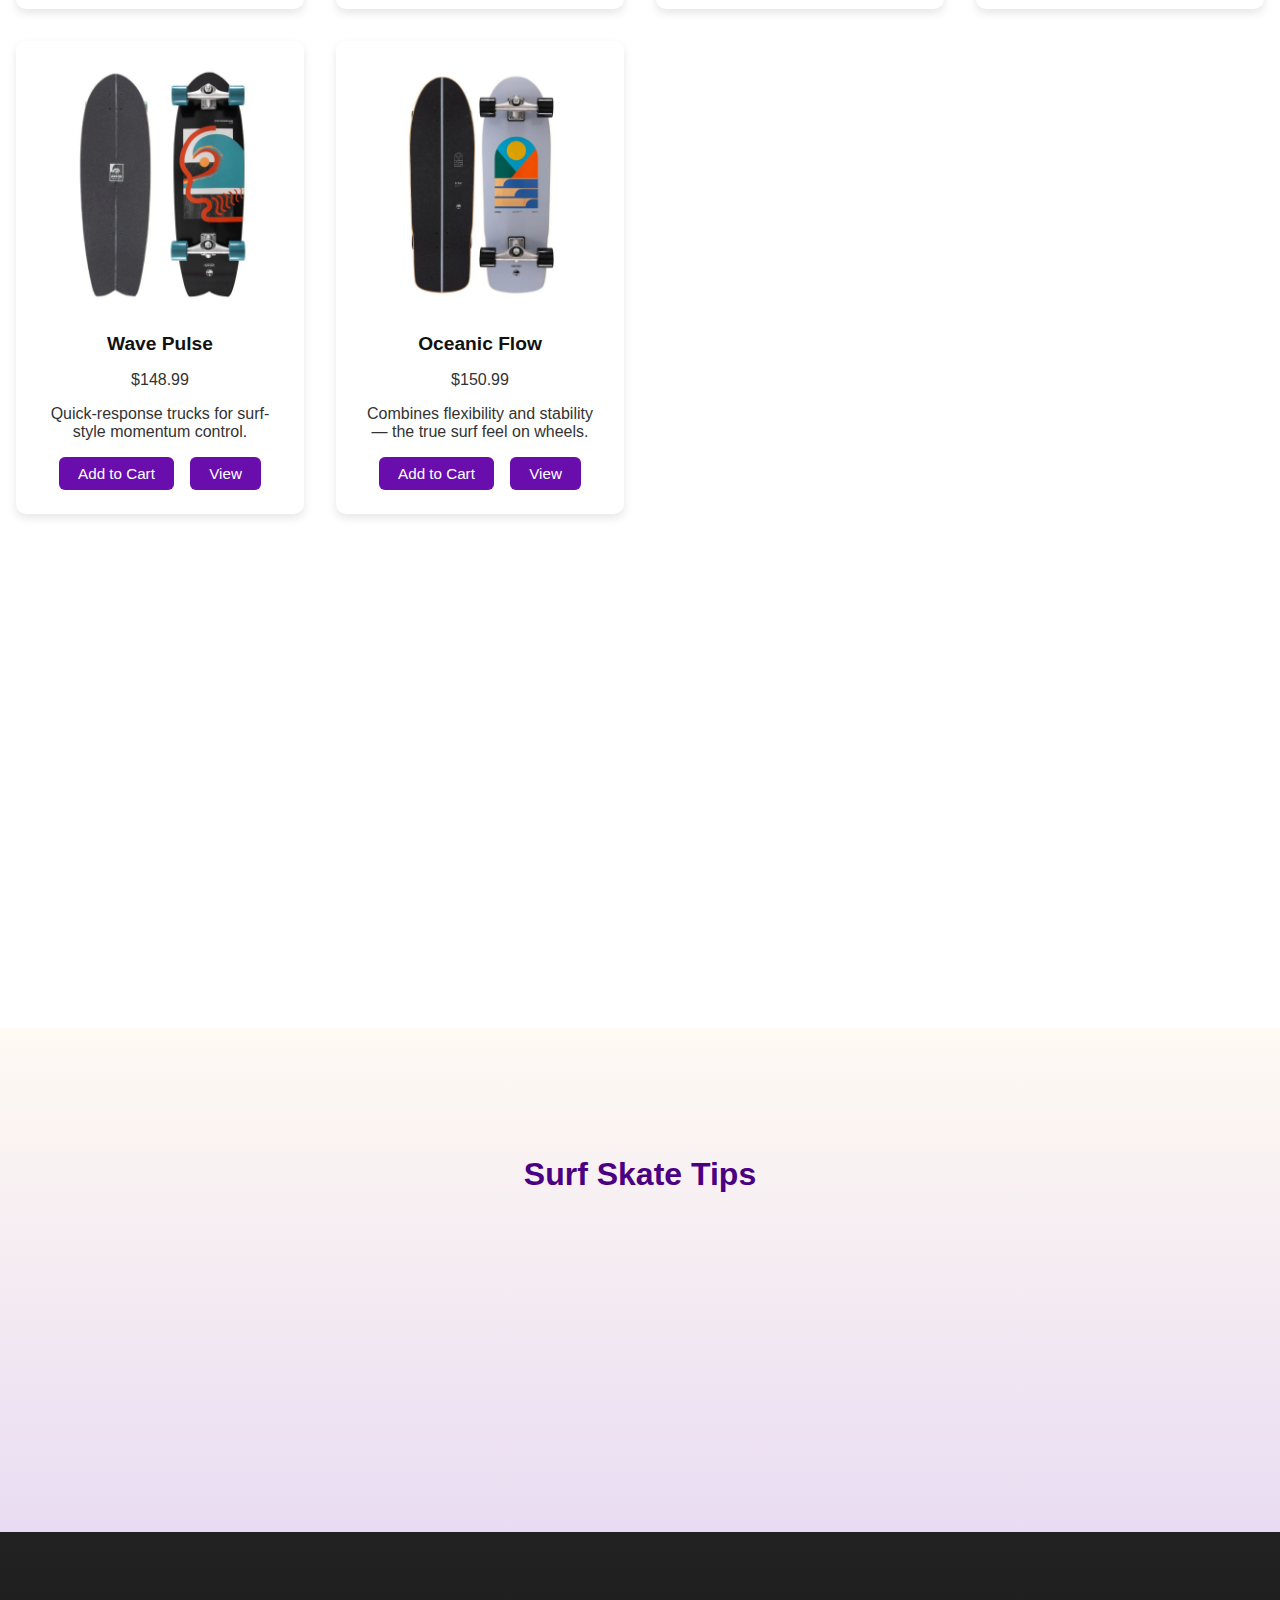
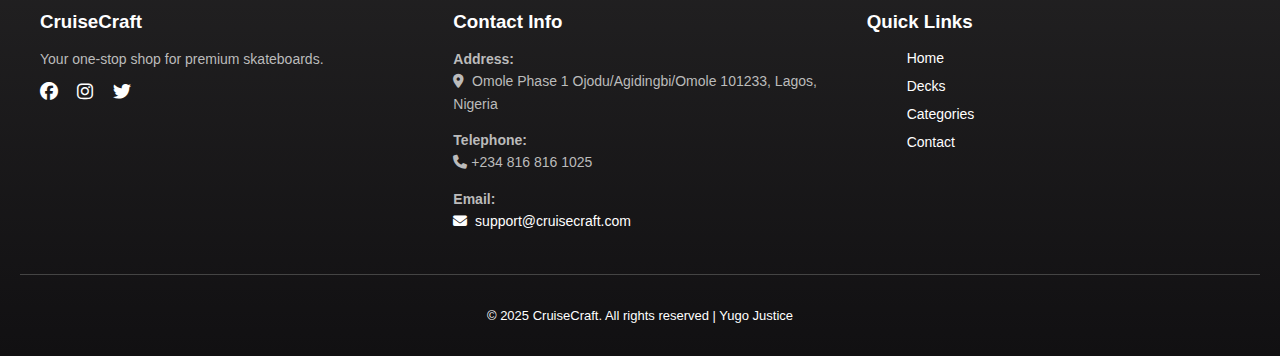
<file: surf.html>
<!DOCTYPE html>
<html lang="en">
  <head>
    <meta charset="UTF-8" />
    <meta name="viewport" content="width=device-width, initial-scale=1.0" />
    <title>Surf Skate Boards | CruiseCraft</title>
    <link rel="stylesheet" href="style.css" />
    <link rel="icon" type="image/png" href="assets/icon/front__11_-removebg-preview.png">
    <link rel="stylesheet" href="https://cdnjs.cloudflare.com/ajax/libs/font-awesome/6.4.0/css/all.min.css"/>

     <link href="https://unpkg.com/aos@2.3.4/dist/aos.css" rel="stylesheet">

  </head>

  <div class="wrapper">
  
  <body>

   <!-- =============== HEADER =============== -->
 <header>
     <nav class="navbar">
      <div class="logo"><a href="index.html">CruiseCraft</a></div>

      <ul class="nav-links" id="nav-links">
        <li><a href="index.html">Home</a></li>
        <li><a href="decks.html">Decks</a></li>

      <li class="dropdown">
       <a href="categories.html" class="categories-link active">Categories</a>
       <i class="fas fa-chevron-down dropdown-arrow"></i>

        <ul class="dropdown-menu">
          <li><a href="cruiser.html">Cruiser Boards</a></li>
          <li><a href="street.html">Street Boards</a></li>
          <li><a href="long.html">Longboards</a></li>
          <li><a href="surf.html">Surf Skate Boards</a></li>
        </ul>
      </li>

       <li><a href="contact.html">Contact</a></li>

    <li class="mobile-login"><a href="#" id="open-auth"><i class="fa-regular fa-user"></i></a></li>
      </ul>

      <div class="menu-toggle" id="mobile-menu">
        <i class="fas fa-bars"></i>
      </div>

    </nav>
</header>

    <!-- =============== HERO SECTION =============== -->
    <section
      class="hero"
      style="background-image: url('assets/background/surfboardbg.jpeg');"
    >
      <div class="hero-content">
        <h1 data-aos="fade-in">Surf Skate Boards</h1>
        <p><h3 data-aos="fade-up">Experience the thrill of surfing — on land. Carve, flow, and cruise with unmatched style.</h3></p>
      </div>
    </section>


  <!-- =============== SURF THE STREETS SECTION =============== -->
<section class="surf-streets">
  <div class="surf-container">
    <div class="sur-image" data-aos="fade-right">
      <img src="assets/background/beachride.jpg" alt="Surf the Streets">
    </div>
    <div class="surf-text">
      <h2 data-aos="fade-up">Surf the Streets</h2>
      <p data-aos="fade-up">Experience the same flowing motion of riding waves — on pavement. Surf skate boards are built with special truck systems that let you pump, carve, and turn with a natural surf-like rhythm. No waves required — just endless roads.</p>
    </div>
  </div>
</section>

<!-- =============== RIDE FEEL COMPARISON SECTION =============== -->
<section class="ride-comparison">
  <h2>Ride Feel Comparison</h2>
  <div class="comparison-grid">
    <div class="compare-card" data-aos="flip-down">
      <h3>Street Board</h3>
      <p>Sharp turns and solid pop for tricks and technical riding.</p>
    </div>
    <div class="compare-card" data-aos="flip-down" data-aos-delay="100">
      <h3>Longboard</h3>
      <p>Stable and smooth for cruising and downhill control.</p>
    </div>
    <div class="compare-card highlight" data-aos="flip-down" data-aos-delay="200">
      <h3>Surf Skate</h3>
      <p>Fluid carving motion with maximum lean — the closest ride to real surfing.</p>
    </div>
  </div>
</section>

    <!-- =============== FEATURED SURF SKATE BOARDS =============== -->
    <section id="featured">
      <h2 class="section-title">Explore Our Surf Skate Collection</h2>

      <div class="product-grid">
        <div class="product-card">
          <img src="assets/categories/surf/surfb (1).jpg" alt="WaveRider" />
          <h2>WaveRider</h2>
          <p>$139.99</p>
          <p class="muted">Surf-inspired deck that mimics the flow of ocean waves.</p>
          <div class="product-buttons">
            <button class="btn">Add to Cart</button>
            <a href="#" class="btn">View</a>
          </div>
        </div>

        <div class="product-card">
          <img src="assets/categories/surf/surfb (2).webp" alt="Coastal Drift" />
          <h2>Coastal Drift</h2>
          <p>$144.99</p>
          <p class="muted">Smooth carving experience with powerful flex and control.</p>
          <div class="product-buttons">
            <button class="btn">Add to Cart</button>
            <a href="#" class="btn">View</a>
          </div>
        </div>

        <div class="product-card">
          <img src="assets/categories/surf/surfb (3).webp" alt="Tide Breaker" />
          <h2>Tide Breaker</h2>
          <p>$149.99</p>
          <p class="muted">Precision trucks and grip designed for ultimate street surf flow.</p>
          <div class="product-buttons">
            <button class="btn">Add to Cart</button>
            <a href="#" class="btn">View</a>
          </div>
        </div>

        <div class="product-card">
          <img src="assets/categories/surf/surfb (4).webp" alt="Ocean Mirage" />
          <h2>Ocean Mirage</h2>
          <p>$142.99</p>
          <p class="muted">Elegant ride built for tight carves and seamless transitions.</p>
          <div class="product-buttons">
            <button class="btn">Add to Cart</button>
            <a href="#" class="btn">View</a>
          </div>
        </div>

        <div class="product-card">
          <img src="assets/categories/surf/surfb (5).webp" alt="Surfline Classic" />
          <h2>Surfline Classic</h2>
          <p>$138.99</p>
          <p class="muted">A throwback feel with a modern surf-style performance setup.</p>
          <div class="product-buttons">
            <button class="btn">Add to Cart</button>
            <a href="#" class="btn">View</a>
          </div>
        </div>

        <div class="product-card">
          <img src="assets/categories/surf/surfb (6).webp" alt="Coral Cruiser" />
          <h2>Coral Cruiser</h2>
          <p>$146.99</p>
          <p class="muted">Vibrant design with flexible trucks for deep, fluid turns.</p>
          <div class="product-buttons">
            <button class="btn">Add to Cart</button>
            <a href="#" class="btn">View</a>
          </div>
        </div>

        <div class="product-card">
          <img src="assets/categories/surf/surfb (7).webp" alt="Aqua Horizon" />
          <h2>Aqua Horizon</h2>
          <p>$153.99</p>
          <p class="muted">Sleek deck profile made for powerful, responsive carving.</p>
          <div class="product-buttons">
            <button class="btn">Add to Cart</button>
            <a href="#" class="btn">View</a>
          </div>
        </div>

        <div class="product-card">
          <img src="assets/categories/surf/surfb (8).webp" alt="Sunset Swell" />
          <h2>Sunset Swell</h2>
          <p>$141.99</p>
          <p class="muted">Inspired by sunset rides — perfect flow and vibrant feel.</p>
          <div class="product-buttons">
            <button class="btn">Add to Cart</button>
            <a href="#" class="btn">View</a>
          </div>
        </div>

        <div class="product-card">
          <img src="assets/categories/surf/surfb (9).webp" alt="Wave Pulse" />
          <h2>Wave Pulse</h2>
          <p>$148.99</p>
          <p class="muted">Quick-response trucks for surf-style momentum control.</p>
          <div class="product-buttons">
            <button class="btn">Add to Cart</button>
            <a href="#" class="btn">View</a>
          </div>
        </div>

        <div class="product-card">
          <img src="assets/categories/surf/surfb (10).webp" alt="Oceanic Flow" />
          <h2>Oceanic Flow</h2>
          <p>$150.99</p>
          <p class="muted">Combines flexibility and stability — the true surf feel on wheels.</p>
          <div class="product-buttons">
            <button class="btn">Add to Cart</button>
            <a href="#" class="btn">View</a>
          </div>
        </div>
      </div>
    </section>

    <!-- From Surf to Street Section -->
<section class="from-surf-to-street" data-aos="fade-in">
  <div class="surf-street-content">
    <div class="surf-image">
      <img src="assets/background/surfskate.jpg" alt="Surfer catching a wave">
    </div>
    <div class="street-image">
      <img src="assets/background/skatesurf.webp" alt="Rider carving on a surf skate">
    </div>
    <div class="surf-overlay">
      <h2>From Surf to Street</h2>
      <p>Where ocean flow meets street freedom — the same rhythm, the same ride, redefined.</p>
    </div>
  </div>
</section>

    <!-- =============== SURF SKATE TIPS =============== -->
<section class="street-setup">
  <h2 class="section-title">Surf Skate Tips</h2>
  <div class="setup-cards">
    <div class="setup-card" data-aos="flip-left">
      <i class="fas fa-water fa-2x"></i>
      <h3>Go with the Flow</h3>
      <p>Keep your movements smooth and continuous — it's all about rhythm, not force.</p>
    </div>

    <div class="setup-card" data-aos="flip-left" data-aos-delay="100">
      <i class="fas fa-wave-square fa-2x"></i>
      <h3>Engage Your Hips</h3>
      <p>Use your core and hips to generate momentum, just like carving a wave.</p>
    </div>

    <div class="setup-card" data-aos="flip-left" data-aos-delay="200">
      <i class="fas fa-sun fa-2x"></i>
      <h3>Find the Right Surface</h3>
      <p>Practice on smooth asphalt or gentle slopes for the best surf-like experience.</p>
    </div>
  </div>
</section>

   <!-- =============== FOOTER =============== -->
   <footer class="footer">
    <div class="footer-container">
      <div class="footer-box">
        <h3>CruiseCraft</h3>
        <p>Your one-stop shop for premium skateboards.</p>
        <div class="socials">
           <a href="#" class="footer__social-link"><i class="fab fa-facebook"></i></a>
          <a href="#" class="footer__social-link"><i class="fab fa-instagram"></i></a>
          <a href="#" class="footer__social-link"><i class="fab fa-twitter"></i></a>
        </div>
      </div>

      <!-- Contact -->
      <div class="footer-box">
        <h3>Contact Info</h3>
        <p><strong>Address:</strong><br>
        <i class="fa-solid fa-location-dot"></i>&nbsp; Omole Phase 1 Ojodu/Agidingbi/Omole 101233, Lagos, Nigeria</p>
        <p><strong>Telephone:</strong><br>
        <i class="fa-solid fa-phone"></i>&nbsp;+234 816 816 1025</p>
        <p><strong>Email:</strong><br><a href="#">
        <i class="fa-solid fa-envelope"></i>&nbsp; support@cruisecraft.com
        </a></p>
      </div>

      <!-- Links -->
      <div class="footer-box">
        <h3>Quick Links</h3>
        <ul class="footer-links">
          <li><a href="index.html">Home</a></li>
          <li><a href="decks.html">Decks</a></li>
          <li><a href="categories.html">Categories</a></li>
          <li><a href="contact.html">Contact</a></li>
        </ul>
      </div>
    </div>

   <div class="footer-bottom">
      <p> © 2025 CruiseCraft. All rights reserved | Yugo Justice</p>
    </div>
  </footer>

     <!-- AUTH MODAL -->
<div id="auth-modal" class="auth-modal">
  <div class="auth-backdrop"></div>

  <div class="auth-panel">
    <button class="auth-close" id="close-auth">&times;</button>

    <div class="auth-tabs">
      <button id="login-tab" class="auth-tab active">Login</button>
      <button id="signup-tab" class="auth-tab">Sign Up</button>
    </div>

    <!-- LOGIN -->
    <form id="login-form" class="auth-form active">
      <input type="email" placeholder="Email" required>
      <input type="password" placeholder="Password" required>

      <button type="submit" class="auth-btn outline">Login</button>
      <p class="auth-switch-text">Don't have an account? <span id="switch-to-signup">Sign Up</span></p>
    </form>

    <!-- SIGNUP -->
    <form id="signup-form" class="auth-form">
      <input type="text" placeholder="Full Name" required>
      <input type="email" placeholder="Email" required>
      <input type="password" placeholder="Create Password" required>

      <button type="submit" class="auth-btn outline">Create Account</button>
      <p class="auth-switch-text">Already have an account? <span id="switch-to-login">Login</span></p>
    </form>

  </div>
</div>

  <!-- Scroll to Top Button -->
<button id="scrollToTopBtn" title="Go to top">
  <i class="fas fa-arrow-up"></i>
</button>

    <script src="skate.js"></script>

         <!-- AOS -->
<script src="https://unpkg.com/aos@2.3.4/dist/aos.js"></script>

<script>
  AOS.init({
    duration: 1000,  
    once: true,      
    offset: 100,          
  });
</script>
   
  </body>

  </div>

</html>
</file>
<file: style.css>
:root {
  --primary-color: #6a0dad;
  --secondary-color: #555;
  --text-color: #333;
  --title-color: #111;
  --text-color-light: #777;
  --border-color: #ddd;
  --bg-color: #f9f9f9;
  --h2-font-size: 1.25rem;
  --smaller-font-size: 0.85rem;
  --mb-1-5: 1.5rem;
  font-family: "Inter", "Helvetica Neue", Arial, sans-serif;
  /* --font1: "Poppins", sans-serif; */
}

/* * {
  font-family: var(--font1);
} */

.wrapper{
    overflow: hidden;
    overflow-x: hidden;
    overflow-y: hidden;
}

body {
  
  margin: 0;
  padding: 0;
  background-color: white;
  color: var(--text-color);
}

/* ==================== NAVBAR ==================== */
header {
  background: #fff;
  box-shadow: 0 2px 10px rgba(0, 0, 0, 0.1);
  position: sticky;
  top: 0;
  z-index: 1000;
}

.navbar {
  display: flex;
  align-items: center;
  justify-content: space-between;
  max-width: 1200px;
  margin: auto;
  padding: 1rem;
  position: relative;
}

.navbar .logo a {
  font-size: 1.5rem;
  font-weight: bold;
  color: var(--primary-color);
  text-decoration: none;
}

.nav-links {
  list-style: none;
  display: flex;
  gap: 2rem;
  transition: all 0.4s ease;
}

.nav-links a {
  text-decoration: none;
  color: var(--title-color);
  font-weight: 500;
}

.nav-links a:hover,
.nav-links a.active {
  color: var(--primary-color);
}

/* Active link styling */
.nav-links a.active {
  color: var(--primary-color);
  font-weight: 600;
}


/* MENU TOGGLE*/
.menu-toggle {
  display: none;
  font-size: 1.6rem;
  color: var(--primary-color);
  cursor: pointer;
}


@media (max-width: 768px) {
  .menu-toggle {
    display: block;
    z-index: 1100;
  }

  .nav-links {
    position: fixed;
    top: 10px;
    right: -100%;
    height: auto;
    width: 200px;
    background: #fff;
    flex-direction: column;
    align-items: flex-start;
    justify-content: center;
    padding: 1rem;
    border-radius: 8px 0 0 8px;
    box-shadow: -2px 0 10px rgba(0, 0, 0, 0.15);
    transition: right 0.4s ease;
    gap: 1rem;
  }

  .nav-links.open {
    right: 10px;
  }

  .nav-links a {
    color: var(--title-color);
    font-size: 1rem;
  }

  .nav-links a:hover,
.nav-links a.active {
  color: var(--primary-color);
}
}

.login-icon-btn {
  font-size: 1.1rem;
  color: black; 
  margin-left: 1.2rem;
  display: flex;
  align-items: center;
  text-decoration: none; 
  transition: color .3s ease;
}

.login-icon-btn:hover {
  color: var(--primary-color); 
}


/* ==================== HERO SECTION ==================== */
.hero {
  height: 90vh;
  background-size: cover;
  background-position: center;
  display: flex;
  align-items: center;
  justify-content: center;
  text-align: center;
  color: white;
  position: relative;
}

.hero::after {
  content: "";
  position: absolute;
  top: 0;
  left: 0;
  width: 100%;
  height: 100%;
  background: rgba(0, 0, 0, 0.45);
}

.hero-content {
  position: relative;
  z-index: 2;
}

.hero-content h1 {
  font-size: 3rem;
  margin-bottom: 1rem;
}

.hero-content p {
  font-size: 1.1rem;
  margin-bottom: 2rem;
}

.btn {
  background: var(--primary-color);
  color: #fff;
  border: none;
  padding: 0.75rem 1.5rem;
  border-radius: 5px;
  cursor: pointer;
  text-decoration: none;
  transition: 0.3s;
  align-items: center;
}

.btn-outline{
  background:transparent;
  border:2px solid var(--primary-color);
  color:white;
  padding:9px 14px;
  border-radius:10px;
  text-decoration:none;
  cursor:pointer}

.btn:hover {
  background: #520b9b;
}


/* ==================== FEATURED BOARDS ==================== */
.section-title {
  text-align: center;
  font-size: 2rem;
  color: var(--title-color);
  margin: 3rem 0 2rem;
}

#featured {
  padding: 2rem 0rem;
  background-color: white;
}

.product-grid {
  display: grid;
  grid-template-columns: repeat(4, 1fr);
  gap: 2rem;
  padding: 2rem 1rem;
}

.product-card {
  background: #fff;
  border-radius: 10px;
  box-shadow: 0 4px 10px rgba(0, 0, 0, 0.1);
  text-align: center;
  padding: 1.5rem;
  transition: transform 0.3s ease, box-shadow 0.3s ease;
}

.product-card:hover {
  transform: translateY(-5px);
  box-shadow: 0 6px 15px rgba(0, 0, 0, 0.15);
}

.product-card img {
  width: 100%;
  height: auto;
  border-radius: 10px;
  margin-bottom: 1rem;
}

.product-card h2 {
  font-size: 1.2rem;
  color: var(--title-color);
  margin: 0.5rem 0;
}

.product-card p {
  font-size: 1rem;
  color: var(--text-color);
  margin-bottom: 0.5rem;
}

.product-buttons {
  display: flex;
  justify-content: center;
  gap: 1rem;
  margin-top: 1rem;
}

.product-buttons .btn {
  background: var(--primary-color);
  color: #fff;
  padding: 0.5rem 1.2rem;
  border: none;
  border-radius: 6px;
  cursor: pointer;
  font-size: 0.95rem;
  transition: background 0.3s ease;
}

.product-buttons .btn:hover {
  background: #5d3cb4;
}


@media (max-width: 1024px) {
  /* Tablets */
  .product-grid {
    grid-template-columns: repeat(2, 1fr);
  }

  .product-card h2 {
    font-size: 1.1rem;
  }

  .product-card p {
    font-size: 0.95rem;
  }
}

@media (max-width: 768px) {
  /* Phones (landscape or large) */
  .product-grid {
    grid-template-columns: repeat(2, 1fr);
  }

  .product-card {
    padding: 1.2rem;
  }

  .product-card h2 {
    font-size: 1rem;
  }

  .product-card p {
    font-size: 0.9rem;
  }

  .product-buttons .btn {
    padding: 0.45rem 1rem;
    font-size: 0.9rem;
  }
}

@media (max-width: 480px) {
  /* Small phones */
  .product-grid {
    grid-template-columns: repeat(2, 1fr);
    gap: 1.1rem;
  }

  .product-card {
    padding: 0.25rem;
  }

  .product-card h2 {
    font-size: 0.93rem;
  }

  .product-card p {
    font-size: 0.75rem;
  }

  .product-buttons .btn {
    padding: 0.3rem 0.7rem;
    font-size: 0.82rem;
  }
}


/* ==================== WHY CHOOSE US ==================== */
.why-choose {
  background: linear-gradient(180deg, #fffaf3, #e9dcf2);
  padding: 4rem 1rem;
  text-align: center;
}

.why-choose h1 {
  color: #590b91;
}

.why-grid {
  display: grid;
  grid-template-columns: repeat(auto-fit, minmax(250px, 1fr));
  gap: 2rem;
  margin-top: 2rem;
}

.why-item {
  background: var(--bg-color);
  padding: 2rem;
  border-radius: 10px;
  box-shadow: 0 2px 8px rgba(0, 0, 0, 0.1);
}

.why-item i {
  font-size: 2rem;
  color: var(--primary-color);
  margin-bottom: 1rem;
}

/* ==================== CATEGORIES SECTION ==================== */
.categories {
  text-align: center;
  padding: 4rem 2rem;
  background-color: white;
}

.categories .section__title {
  font-size: 2rem;
  color: var(--title-color, #5b2f91);
  margin-bottom: 0.5rem;
}

.categories .section__subtitle {
  color: var(--text-color-light, #777);
  margin-bottom: 2.5rem;
  font-size: 1rem;
}

.categories__container {
  display: grid;
  grid-template-columns: repeat(auto-fit, minmax(250px, 1fr));
  gap: 2rem;
  justify-content: center;
  align-items: stretch;
}

.category__card {
  background-color: #f1eef8;
  border-radius: 1rem;
  box-shadow: 0 4px 12px rgba(0, 0, 0, 0.08);
  overflow: hidden;
  transition: transform 0.3s ease, box-shadow 0.3s ease;
}

.category__card:hover {
  transform: translateY(-5px);
  box-shadow: 0 8px 20px rgba(0, 0, 0, 0.12);
}

.category__card img {
  width: 100%;
  height: 220px;
  object-fit: cover;
}

.category__title {
  font-size: 1.25rem;
  color: #4b0082;
  margin: 1rem 0 0.5rem;
}

.category__card p {
  color: #555;
  font-size: 0.95rem;
  margin: 0 1rem 1.5rem;
}

.category__card .btn {
  background-color: #5b2f91;
  color: #fff;
  border: none;
  padding: 0.75rem 1.25rem;
  border-radius: 2rem;
  cursor: pointer;
  margin-bottom: 1.5rem;
  transition: 0.3s ease;
}

.category__card .btn:hover {
  background-color: #7d4fd3;
  transform: scale(1.05);
}


/* ==================== HERO SECTION (CONTACT) ==================== */
.hero_contact {
  position: relative;
  background-size: cover;
  background-position: center;
  background-repeat: no-repeat;
  color: #fff;
  padding: 8rem 2rem;
  display: flex;
  align-items: center;
  justify-content: center;
  text-align: center;
}

.hero__overlay {
  position: absolute;
  top: 0;
  left: 0;
  right: 0;
  bottom: 0;
  background: rgba(0, 0, 0, 0.5);
}

.hero__content {
  position: relative;
  z-index: 2;
}

.hero__content h1 {
  font-size: 3rem;
  margin-bottom: 0.5rem;
}

.hero__content p {
  font-size: 1.2rem;
}

/* ==================== CONTACT SECTION ==================== */
.contact__container {
  display: grid;
  grid-template-columns: repeat(auto-fit, minmax(300px, 1fr));
  gap: 2rem;
  align-items: flex-start;
  padding: 4rem 2rem;
  background-color: white;
}

.contact__info h2 {
  color: #4b0082;
  margin-bottom: 1rem;
}

.contact__details {
  list-style: none;
  margin: 1.5rem 0;
  padding: 0;
}

.contact__details li {
  color: #444;
  margin-bottom: 0.75rem;
  font-size: 0.95rem;
}

.contact__details i {
  color: #5b2f91;
  margin-right: 0.5rem;
}

.contact__social a {
  margin-right: 1rem;
  color: #555;
  font-size: 1.3rem;
  transition: color 0.3s ease;
}

.contact__social a:hover {
  color: #5b2f91;
}

.contact__form form {
  display: flex;
  flex-direction: column;
  gap: 1rem;
}

.form__group input,
.form__group textarea {
  width: 94%;
  padding: 0.9rem 1rem;
  border: 1px solid #ccc;
  border-radius: 8px;
  font-size: 1rem;
  outline: none;
}

.form__group input:focus,
.form__group textarea:focus {
  border-color: #5b2f91;
}

.contact__form .btn {
  background-color: #5b2f91;
  color: #fff;
  border: none;
  padding: 0.9rem;
  border-radius: 8px;
  cursor: pointer;
  transition: background 0.3s ease;
}

.contact__form .btn:hover {
  background-color: #7d4fd3;
}

.location {
    width: 80%;
    margin: auto;
    padding: 80px 0;
}

.location iframe {
    width: 100%;
}


/* RESPONSIVE */
@media (max-width: 768px) {
  .hero__content h1 {
    font-size: 2.2rem;
  }

  .contact__container {
    padding: 3rem 1rem;
  }
}


/* ==================== FOOTER ==================== */

.footer {
  background: linear-gradient(#232223, #111012);
  color: #ddd;
  padding: 60px 20px 20px;
  height: auto;
  /* margin-top: 10px; */
}


.footer-container {
  display: flex;
  flex-wrap: wrap;
  justify-content: space-between;
  gap: 40px;
  max-width: 1200px;
  margin: auto;
}

.footer-box {
  flex: 1 1 250px;
}

.footer-box h3 {
  color: #fff;
  margin-bottom: 15px;
}

.footer-box p {
  font-size: 14px;
  line-height: 1.6;
  color: #bbb;
  margin-bottom: 12px;
}

.footer-box a {
  color: white;
  text-decoration: none;
  transition: color 0.3s;
}

.footer-box a:hover {
  color: #fff;
}

.socials a {
  color: white;
  margin-right: 15px;
  font-size: 18px;
  transition: color 0.3s;
}

.socials a:hover {
  color: var(--primary-color);
}

.footer-links {
  list-style: none;
}

.footer-links li {
  margin-bottom: 10px;
}

.footer-links a {
  color: white;
  font-size: 14px;
  text-decoration: none;
  transition: color 0.3s;
}

.footer-links a:hover {
  color: var(--primary-color);;
}

.footer-bottom {
  border-top: 1px solid #444;
  text-align: center;
  padding-top: 20px;
  margin-top: 30px;
  font-size: 13px;
  color: white;
}

.footer-bottom span {
  color: white;
}

.footer-bottom a {
  color: white;
  text-decoration: none;
}

/* Responsive Styles */
@media (max-width: 900px) {
  .footer-container {
    flex-direction: column;
    align-items: center;
    text-align: center;
  }

  .footer-box {
    flex: 1 1 100%;
  }

  .socials a {
    margin: 0 10px;
  }

  .footer-links {
    margin-right: 35px;
  }
}


img {
  max-width: 100%;
  height: auto;
}

/* ==================== RESPONSIVE ==================== */

@media (max-width: 900px) {
  /* .footer__container {
    margin-left: 10px;
  }
   */
   .form__group input,
.form__group textarea {
  width: 90%;
}
}

@media (max-width: 768px) {
  .hero-content h1 {
    font-size: 2.2rem;
  }

  /* .nav-links {
    gap: 1rem;
  } */

  /* .product-grid {
    grid-template-columns: 1fr 1fr;
  } */

  .categories {
    padding: 3rem 1.5rem;
  }

  .category__card img {
    height: 200px;
  }

}

@media (max-width: 500px) {
  /* .product-grid {
    grid-template-columns: 1fr;
  } */

  .hero {
    height: 70vh;
  }

}

@media (max-width: 480px) {
  
  .product-buttons {
    gap: 0.5rem !important;
    justify-content: center !important;
    align-items: center !important;
  }
   .product-buttons .btn,
  .product-card .product-buttons a.btn,
  .product-card .product-buttons button.btn {
    display: inline-flex !important;      
    align-items: center !important;       
    justify-content: center !important;
    padding: 0.28rem 0.7rem !important;   
    font-size: 0.82rem !important;        
    line-height: 1 !important;
    height: auto !important;
    min-height: 0 !important;
    max-height: 36px !important;          
    box-sizing: border-box !important;
    border-radius: 6px !important;        
    white-space: nowrap !important;
}

}

/* ===========================
   HOME PAGE SECTIONS
=========================== */

/* ---------- Section Titles ---------- */
.section-title {
  text-align: center;
  font-size: 2rem;
  font-weight: 700;
  margin-bottom: 1.5rem;
  color: #4b0082;
}

.secp {
  text-align: center;
}

/* ---------- RIDE WITH STYLE ---------- */
.ride-style {
  padding: 4rem 1rem;
  background: #fff;
}

.style-grid {
  display: grid;
  grid-template-columns: repeat(auto-fit, minmax(280px, 1fr));
  gap: 1.5rem;
  max-width: 1100px;
  margin: 0 auto;
}

.style-item {
  position: relative;
  height: 260px;
  border-radius: 12px;
  overflow: hidden;
  box-shadow: 0 4px 12px rgba(0,0,0,0.12);
  transform: translateZ(0);
  will-change: transform;
  transition: transform 0.25s ease;
}

.style-item img {
  width: 100%;
  height: 100%;
  object-fit: cover;
  display: block;
}

.style-item h3 {
  position: absolute;
  bottom: 15px;
  left: 15px;
  color: #fff;
  font-size: 1.3rem;
  background: rgba(0,0,0,0.45);
  padding: 6px 10px;
  border-radius: 6px;
  backdrop-filter: blur(4px);
}

.style-item:hover {
  transform: translateY(-5px);
}


/* ---------- BUILT DIFFERENT ---------- */
.built-different {
  padding: 4rem 1rem;
  background: #f8f8f8;
}

.built-grid {
  display: grid;
  grid-template-columns: 1fr 1fr;
  gap: 2rem;
  max-width: 1100px;
  margin: 0 auto;
  align-items: center;
}

.built-grid img {
  width: 100%;
  border-radius: 12px;
  box-shadow: 0 4px 12px rgba(0,0,0,0.1);
}

.built-text h2 {
  color: #4b0082;
  font-size: 2rem;
  margin-bottom: 1rem;
}

.built-text p {
  color: #444;
  margin-bottom: 1.5rem;
  line-height: 1.6;
}

.built-text .btn {
  background: #4b0082;
  color: #fff;
  padding: 10px 18px;
  border-radius: 6px;
  transition: background 0.3s;
}

.built-text .btn:hover {
  background: #6930c3;
}


/* ---------- RESPONSIVENESS ---------- */
@media (max-width: 768px) {
  .built-grid {
    grid-template-columns: 1fr;
    text-align: center;
  }
  .built-text h2 {
    font-size: 1.7rem;
  }
}

@media (max-width: 480px) {
  .section-title {
    font-size: 1.6rem;
  }
  .style-item {
    height: 200px;
  }
}

/* alignment on small screens */
@media (max-width: 768px) {
  .product-grid {
    justify-content: center;
    margin: 0 auto;
    padding: 0 10px;
  }

  .product-card {
    margin: 0 auto;
  }
}


/* Prevent horizontal overflow on small screens */
@media (max-width: 768px) {
  body {
    overflow-x: hidden;
  }

  .product-grid {
    display: grid;
    grid-template-columns: repeat(2, 1fr);
    gap: 1rem;
    justify-items: center;
    width: 100%;
    margin: 0 auto;
    padding: 0 10px;
    box-sizing: border-box;
  }

  .product-card {
    max-width: 100%;
    box-sizing: border-box;
  }
}


/* ================================
   NEW CATEGORY PAGE SECTIONS
   ================================ */

/* General section styling */
.featured-collections,
.right-board {
  padding: 5rem 2rem;
  text-align: center;
  background: linear-gradient(to bottom, #e7d9f1, #ffffff);
}

.compare-board {
  padding: 5rem 2rem;
  text-align: center;
  background-color: #f9f9f9;
}

/* Section Titles & Subtitles */
.section__title {
  font-size: 2rem;
  font-weight: 700;
  color: #222;
  margin-bottom: 0.5rem;
  text-transform: uppercase;
  letter-spacing: 1px;
  position: relative;
  display: inline-block;
}

/* Purple Accent Line */
.section__title::after {
  content: "";
  display: block;
  width: 80px;
  height: 3px;
  background-color: #7e57c2; 
  margin: 10px auto 0 auto;
  border-radius: 2px;
}

.section__subtitle {
  font-size: 1rem;
  color: #555;
  max-width: 700px;
  margin: 0 auto 3rem auto;
  line-height: 1.6;
}

/* Featured Collections Grid */
.collections__container {
  display: grid;
  grid-template-columns: repeat(auto-fit, minmax(250px, 1fr));
  gap: 2rem;
  justify-content: center;
  align-items: stretch;
}

.collection__card {
  background: #fff;
  border-radius: 16px;
  overflow: hidden;
  box-shadow: 0 4px 12px rgba(0, 0, 0, 0.1);
  transition: transform 0.3s ease, box-shadow 0.3s ease;
}

.collection__card:hover {
  transform: translateY(-6px);
  box-shadow: 0 6px 16px rgba(0, 0, 0, 0.15);
}

.collection__card img {
  width: 100%;
  height: 200px;
  object-fit: cover;
}

.collection__card h3 {
  font-size: 1.3rem;
  color: #333;
  margin: 1rem 0 0.3rem 0;
}

.collection__card p {
  font-size: 0.95rem;
  color: #666;
  padding: 0 1rem 1.5rem 1rem;
  line-height: 1.5;
}

/* Compare Board Section */
.compare__grid {
  background-color: white;
  display: grid;
  grid-template-columns: repeat(auto-fit, minmax(220px, 1fr));
  gap: 1.5rem;
  text-align: left;
}

.compare__item {
  background: #f1eef8;
  border-radius: 14px;
  padding: 2rem 1.5rem;
  box-shadow: 0 2px 10px rgba(0, 0, 0, 0.08);
  transition: transform 0.3s ease, box-shadow 0.3s ease;
}

.compare__item:hover {
  transform: translateY(-5px);
  box-shadow: 0 5px 15px rgba(0, 0, 0, 0.1);
}

.compare__item h3 {
  font-size: 1.2rem;
  color: #222;
  margin-bottom: 0.5rem;
}

.compare__item p {
  color: #666;
  font-size: 0.95rem;
  line-height: 1.6;
}

/* Why Choose the Right Board Section */
.right__content {
  display: grid;
  grid-template-columns: repeat(auto-fit, minmax(280px, 1fr));
  gap: 2.5rem;
  align-items: center;
  margin-top: 2rem;
}

.right__text p {
  font-size: 1rem;
  color: #444;
  line-height: 1.8;
  text-align: left;
}

.right__image img {
  width: 100%;
  border-radius: 16px;
  box-shadow: 0 5px 20px rgba(0, 0, 0, 0.15);
}

/* Responsive tweaks */
@media (max-width: 768px) {
  .section__title {
    font-size: 1.7rem;
  }

  .section__subtitle {
    font-size: 0.95rem;
    margin-bottom: 2.5rem;
  }

  .collection__card img {
    height: 180px;
  }

  .compare__item {
    text-align: center;
  }

  .right__text p {
    text-align: center;
  }
}

/* ================================
   SECTION BACKGROUND STYLING
   ================================ */

/* Featured Collections Section */
.featured-collections {
  background: linear-gradient(135deg, #ede7f6, #f5f3fa); 
}

/* Compare Board Types Section */
.compare-board {
  background-color: #f6f6f6; 
}

/* Why Choose the Right Board Section */
.right-board {
  background-color: #ffffff; 
}

/* section transitions */
.featured-collections,
.compare-board,
.right-board {
  border-top: 1px solid rgba(0, 0, 0, 0.05);
  border-bottom: 1px solid rgba(0, 0, 0, 0.05);
}


/* ===== Dropdown Styling ===== */
.dropdown {
  position: relative;
  display: flex;
  align-items: center;
  gap: 6px;
}

.dropdown-menu,
.dropdown-menu li {
  list-style: none !important;
  padding: 0;
  margin: 0;
}

.dropdown-arrow {
  cursor: pointer;
  transition: transform 0.3s ease, color 0.2s ease;
  font-size: 14px;
  color: #333;
}

.categories-link:hover ~ .dropdown-arrow,
.dropdown-arrow:hover {
  color: #7a2ff2;
}

.dropdown.open .dropdown-arrow {
  transform: rotate(180deg);
}

/* Dropdown default hidden */
.dropdown-menu {
  display: none;
  position: absolute;
  top: 100%;
  left: 0;
  min-width: 180px;
  background: #fff;
  padding: 10px 0;
  border-radius: 8px;
  box-shadow: 0 6px 18px rgba(0,0,0,0.12);
  z-index: 10;
}

.dropdown.open .dropdown-menu {
  display: block;
}

.dropdown-menu li a {
  display: block;
  padding: 10px 18px;
  color: #333;
  text-decoration: none;
  transition: background 0.25s ease;
}

.dropdown-menu li a:hover {
  background: #ffffff;
}

@media (max-width: 768px) {
  .dropdown {
    display: flex;
    flex-direction: column;
    align-items: flex-start;
  }

  .dropdown-arrow {
    margin-top: 4px;
  }

  .dropdown-menu {
    position: static;
    width: 100%;
    box-shadow: none;
    border-radius: 0;
  }
}

/* Scroll to Top Button */
#scrollToTopBtn {
  opacity: 0;
  visibility: hidden;
  position: fixed;
  bottom: 30px;
  right: 30px;
  z-index: 99;
  background-color: var(--primary-color);
  color: #fff;
  border: none;
  outline: none;
  width: 45px;
  height: 45px;
  border-radius: 50%;
  font-size: 18px;
  cursor: pointer;
  transition: opacity 0.4s ease, visibility 0.4s ease, transform 0.3s ease;
  box-shadow: 0 4px 8px rgba(0, 0, 0, 0.2);
}

#scrollToTopBtn.show {
  opacity: 1;
  visibility: visible;
}

#scrollToTopBtn:hover {
  background-color: var(--primary-color);
  transform: translateY(-3px);
}

/* mobile */
@media (max-width: 500px) {
  #scrollToTopBtn {
    width: 38px;
    height: 38px;
    font-size: 16px;
    bottom: 20px;
    right: 20px;
  }
}


/* ======= Testimonials Section ======= */
.cruiser-testimonials {
  background-color: #ffffff; 
  padding: 60px 0;
}


.testimonials-grid {
  display: grid;
  grid-template-columns: repeat(auto-fit, minmax(280px, 1fr));
  gap: 20px;
  width: 90%;
  margin: auto;
  text-align: center;
}

.testimonial-card {
  background: #f8f8f8;
  padding: 20px;
  border-radius: 12px;
  box-shadow: 0 2px 6px rgba(0,0,0,0.1);
}

.testimonial-img {
  width: 80px;
  height: 80px;
  border-radius: 50%;
  object-fit: cover;
  margin-bottom: 15px;
}

/* ======= Tips Section ======= */
.tips-grid {
  display: flex;
  flex-wrap: wrap;
  justify-content: center;
  gap: 25px;
  width: 90%;
  margin: auto;
}

.tip-card {
  background: #fff;
  border-radius: 12px;
  padding: 25px;
  width: 300px;
  text-align: center;
  box-shadow: 0 2px 8px rgba(0,0,0,0.1);
  transition: transform 0.3s ease;
}

.tip-card:hover {
  transform: translateY(-5px);
}

.tip-card i {
  font-size: 30px;
  color: #6a0dad;;
  margin-bottom: 10px;
}

.cruiser-tips {
  background: linear-gradient(180deg, #fffaf3, #e9dcf2);
  padding: 60px 0;
}


/* ================================
   STREET PAGE EXTRAS
   ================================ */

/* --- BUILT FOR TRICKS --- */
.built-for-tricks {
  display: flex;
  justify-content: center;
  align-items: center;
  flex-wrap: wrap;
  gap: 50px;
  background-color: #f7f7f7;
  padding:80px 20px;
}

.tricks-container {
  display: flex;
  flex-wrap: wrap;
  justify-content: center;
  align-items: center;
  gap: 50px;
  max-width: 1200px;
  margin: 0 auto;
}

.tricks-image img {
  border-radius: 20px;
  box-shadow: 0 6px 15px rgba(0,0,0,0.1);
}

.tricks-text {
  max-width: 500px;
}

.tricks-text h2 {
  font-size: 2rem;
  color:#6a0dad;
  margin-bottom: 10px;
}

.tricks-text p {
  color: #333;
  line-height: 1.6;
  margin-bottom: 10px;
}


/* --- STREET READY SETUP / SURF SKATE TIPS--- */
.street-setup {
  background: linear-gradient(180deg, #fffaf3, #e9dcf2);
  text-align: center;
  padding:80px 20px;
}

.setup-cards {
  display: grid;
  grid-template-columns: repeat(auto-fit, minmax(250px, 1fr));
  gap: 25px;
  max-width: 1100px;
  margin: 50px auto 0;
}

.setup-card {
  background: #fff;
  padding: 25px;
  border-radius: 15px;
  box-shadow: 0 3px 10px rgba(0,0,0,0.1);
  transition: transform 0.3s ease, box-shadow 0.3s ease;
}

.setup-card:hover {
  transform: translateY(-5px);
  box-shadow: 0 6px 18px rgba(0,0,0,0.15);
}

.setup-card i {
  color: #6a0dad;
  margin-bottom: 10px;
}

.setup-card h3 {
  color: #333;
  margin-bottom: 10px;
}

.setup-card p {
  color: #555;
  font-size: 0.95rem;
  line-height: 1.5;
}

/* --- Responsive Tweaks --- */
@media (max-width: 768px) {
  .tricks-container {
    flex-direction: column;
    text-align: center;
  }
  .tricks-text {
    max-width: 100%;
  }
  
}


/* ===== Longboard Extra Sections ===== */
.longboard-guide {
  background: linear-gradient(180deg, #fffaf3, #e9dcf2);
  text-align: center;
  padding: 80px 20px;
  color: #000;
}

.guide-cards {
  display: grid;
  grid-template-columns: repeat(auto-fit, minmax(250px, 1fr));
  gap: 25px;
  margin-top: 40px;
}

.guide-card {
  background: white;
  border-radius: 12px;
  padding: 25px;
  box-shadow: 0 4px 10px rgba(0,0,0,0.08);
  transition: transform 0.3s ease, box-shadow 0.3s ease;
}

.guide-card i {
  font-size: 2rem;
  color: #6a0dad;
  margin-bottom: 10px;
}

.guide-card:hover {
  transform: translateY(-6px);
  box-shadow: 0 6px 15px rgba(0,0,0,0.12);
}


/* ===== Adventure Banner Section ===== */
.adventure-banner {
  position: relative;
  width: 100%;
  height: 55vh;
  background-image: url('assets/background/adventure.jpg');
  background-size: cover;
  background-position: center;
  background-attachment: fixed; 
  display: flex;
  align-items: center;
  justify-content: center;
  text-align: center;
  color: #fff;
}

.adventure-overlay {
  background: rgba(0, 0, 0, 0.45); 
  padding: 60px 20px;
  border-radius: 10px;
}

.adventure-banner h2 {
  font-size: 2.8rem;
  font-weight: 700;
  margin-bottom: 10px;
  letter-spacing: 1px;
}

.adventure-banner p {
  font-size: 1.2rem;
  max-width: 600px;
  margin: 0 auto;
  color: #f3f3f3;
  line-height: 1.6;
}

/* ===== Responsive Tweaks ===== */
@media (max-width: 768px) {
  .adventure-banner {
    height: 45vh;
    background-attachment: scroll; 
  }

  .adventure-banner h2 {
    font-size: 2rem;
  }

  .adventure-banner p {
    font-size: 1rem;
    padding: 0 10px;
  }
}


/* === Surf the Streets Section === */
.surf-streets {
  display: flex;
  justify-content: center;
  align-items: center;
  flex-wrap: wrap;
  gap: 50px;
  background-color: #f7f7f7;
  padding:80px 20px;
}
.surf-container {
  display: flex;
  flex-wrap: wrap;
  justify-content: center;
  align-items: center;
  gap: 50px;
  max-width: 1200px;
  margin: 0 auto;
}
.sur-image img {
  border-radius: 20px;
  box-shadow: 0 6px 15px rgba(0,0,0,0.1);
}
.surf-text {
  max-width: 500px;
}
.surf-text h2 {
  font-size: 2.2rem;
  color: #6a0dad;
  margin-bottom: 15px;
}
.surf-text p {
  font-size: 1.1rem;
  line-height: 1.6;
  color: #333;
}

/* === Ride Feel Comparison === */
.ride-comparison {
  background: linear-gradient(to bottom, #e7d9f1, #ffffff);
  text-align: center;
  padding: 80px 20px 40px;
}
.ride-comparison h2 {
  font-size: 2rem;
  margin-bottom: 40px;
  color: #54048d;
}

.comparison-grid {
  display: flex;
  justify-content: center;
  gap: 30px;
  flex-wrap: wrap;
}

.compare-card {
  background: white;
  border-radius: 16px;
  padding: 25px;
  box-shadow: 0 4px 14px rgba(0,0,0,0.08);
  transition: transform .3s ease;
}

.compare-card h3 {
  color: #6a0dad;
  margin-bottom: 10px;
  font-size: 1.4rem;
}

.compare-card p {
  color: #3f3f3f;
  font-size: 1rem;
  line-height: 1.5;
}

.compare-card:hover {
  transform: translateY(-8px);
  box-shadow: 0 6px 15px rgba(0,0,0,0.15);
}

.compare-card.highlight {
  background: #f1e6f9;
  border: 2px solid #7810c3;
}



/* === Responsive Design === */
@media (max-width: 900px) {
  .surf-container {
    flex-direction: column;
    text-align: center;
  }
  .surf-image img {
    width: 90%;
  }
  .comparison-grid {
    flex-direction: column;
    align-items: center;
  }
}

/* ============================
   From Surf to Street Section
============================ */
.from-surf-to-street {
  position: relative;
  width: 100%;
  overflow: hidden;
  background: linear-gradient(135deg, rgba(135, 39, 135, 0.05), rgba(105, 25, 127, 0.1));
  padding: 0;
  background: transparent;
}

.surf-street-content {
  position: relative;
  display: flex;
  flex-wrap: wrap;
  align-items: center;
  justify-content: center;
  min-height: 450px;
}

.surf-image,
.street-image {
  flex: 1;
  position: relative;
  min-width: 50%;
  overflow: hidden;
}

.surf-image img,
.street-image img {
  width: 100%;
  height: 100%;
  object-fit: cover;
  filter: brightness(70%);
  transition: transform 0.6s ease;
  border-radius: 10px;
}

.surf-image:hover img,
.street-image:hover img {
  transform: scale(1.05);
}

.surf-overlay {
  position: absolute;
  top: 50%;
  left: 50%;
  transform: translate(-50%, -50%);
  text-align: center;
  color: #fff;
  background: rgba(60, 0, 80, 0.65);
  padding: 40px 50px;
  border-radius: 16px;
  max-width: 600px;
  box-shadow: 0 8px 20px rgba(0, 0, 0, 0.25);
}

.surf-overlay h2 {
  font-size: 2rem;
  margin-bottom: 10px;
  color: #fff;
}

.surf-overlay p {
  font-size: 1rem;
  color: #f1f1f1;
  margin-bottom: 20px;
}

.btn-purple {
  display: inline-block;
  padding: 10px 25px;
  border-radius: 30px;
  background: linear-gradient(135deg, #a020f0, #6a0dad);
  color: #fff;
  text-decoration: none;
  font-weight: 600;
  transition: all 0.3s ease;
}

.btn-purple:hover {
  background: linear-gradient(135deg, #b84ff2, #8b00ff);
  transform: translateY(-2px);
}

/* Responsive Design */
@media (max-width: 768px) {
  .surf-street-content {
    flex-direction: column;
  }

  .surf-image,
  .street-image {
    min-width: 100%;
  }

  .surf-overlay {
    position: relative;
    transform: none;
    left: auto;
    top: auto;
    margin: 30px 15px;
    background: rgba(70, 0, 90, 0.8);
  }

  .surf-overlay h2 {
    font-size: 1.6rem;
  }

  .surf-overlay p {
    font-size: 0.95rem;
  }
}


/* ======== CRUISECRAFT LIFESTYLE SECTION ======== */
.lifestyle-section {
  position: relative;
  padding: 100px 20px;
  text-align: center;
  background-color: white;
  color: #4b0082;
  overflow: hidden;
}

.lifestyle-overlay {
  display: none;
}

.lifestyle-content {
  max-width: 700px;
  margin: 0 auto 40px;
  position: relative;
  z-index: 2;
}

.lifestyle-content h2 {
  font-size: 2.2rem;
  margin-bottom: 15px;
  font-weight: 700;
}

.lifestyle-content p {
  margin-bottom: 25px;
  color: #333333;
}

.lifestyle-content .btn {
  background: #7b2cbf;
  color: #fff;
  padding: 12px 25px;
  border-radius: 25px;
  display: inline-block;
  text-decoration: none;
  font-weight: 600;
  transition: .3s;
}
.lifestyle-content .btn:hover { background: #9d4edd; }

.lifestyle-collage {
  position: relative;
  z-index: 3;
  display: grid;
  grid-template-columns: repeat(auto-fit, minmax(180px, 1fr));
  gap: 12px;
  margin-top: 40px;
}

.lifestyle-collage img {
  width: 100%;
  height: 220px;
  object-fit: cover;
  border-radius: 14px;
  transform: translateZ(0);
  opacity: 0; 
  transition: opacity .6s ease, transform .35s ease, box-shadow .25s ease;
  animation-play-state: paused;
}

/* lightweight floating */
.lifestyle-collage img:nth-child(1) { animation: floatA 6s ease-in-out infinite; }
.lifestyle-collage img:nth-child(2) { animation: floatB 6.5s ease-in-out infinite; }
.lifestyle-collage img:nth-child(3) { animation: floatC 5.8s ease-in-out infinite; }
.lifestyle-collage img:nth-child(4) { animation: floatA 6.2s ease-in-out infinite; }
.lifestyle-collage img:nth-child(5) { animation: floatB 7s ease-in-out infinite; }

@keyframes floatA {
  0%, 100% { transform: translateY(0); }
  50% { transform: translateY(-6px); }
}
@keyframes floatB {
  0%, 100% { transform: translateY(0); }
  50% { transform: translateY(-9px); }
}
@keyframes floatC {
  0%, 100% { transform: translateY(0); }
  50% { transform: translateY(-4px); }
}

.lifestyle-collage img:hover {
  transform: scale(1.05) translateY(-4px);
  box-shadow: 0 6px 18px rgba(0,0,0,0.12);
  animation-play-state: paused;
  z-index: 5;
}


@media (max-width: 768px) {
  .lifestyle-collage img { height: 160px; }
}


/* =============== RIDE STORIES SECTION =============== */
.rider-stories {
  text-align: center;
  padding: 70px 20px;
  background: #faf8ff; 
}

.rider-stories .section-title {
  margin-bottom: 10px;
}

.section-subtitle {
  font-size: 1rem;
  color: #6d6d6d;
  margin-bottom: 40px;
}

.rider-stories-grid {
  display: grid;
  grid-template-columns: repeat(auto-fit, minmax(260px, 1fr));
  gap: 2rem;
  max-width: 1100px;
  margin: auto;
}

.rider-card {
  background: #ffffff;
  border-radius: 14px;
  box-shadow: 0 4px 15px rgba(0,0,0,0.08);
  padding: 20px;
  transition: transform .25s ease, box-shadow .25s ease;
}

.rider-card:hover {
  transform: translateY(-6px);
  box-shadow: 0 8px 18px rgba(0,0,0,0.12);
}

.rider-card img {
  width: 100%;
  border-radius: 12px;
  margin-bottom: 15px;
}

.rider-card h3 {
  margin: 8px 0;
  font-weight: 600;
  color: #421f68; 
}

.rider-card p {
  font-size: .95rem;
  color: #555;
  margin-bottom: 12px;
}

.rider-card span {
  color: #ffb400;
  display: block;
  font-size: 1.2rem;
}

.story-link {
  font-weight: 600;
  color: #6b3cc9;
  text-decoration: none;
  transition: .2s;
}

.story-link:hover {
  color: #4a24a8;
}


/* =============== WHY CRUISECRAFT DIFFERENT =============== */
.why-cruisecraft {
  text-align: center;
  padding: 80px 10%;
  background: linear-gradient(180deg, #fffaf3, #e9dcf2);
}

.why-features {
  display: grid;
  grid-template-columns: repeat(auto-fit, minmax(220px, 1fr));
  gap: 30px;
  margin-top: 40px;
}

.why-card {
  padding: 25px;
  background: white;
  border-radius: 16px;
  box-shadow: 0 4px 14px rgba(0,0,0,0.06);
  transition: transform .3s ease;
}

.why-card i {
  font-size: 36px;
  color: #6a0dad;
  margin-bottom: 12px;
}

.why-card:hover {
  transform: translateY(-6px);
}


/* =============== FEATURED RIDER SECTION =============== */
.featured-rider {
  padding: 4rem 8%;
  display: flex;
  justify-content: center;
  background: transparent;
}

.rider-content {
  display: flex;
  align-items: center;
  gap: 3rem;
  max-width: 1200px;
  flex-wrap: wrap;
}

.rider-img img {
  width: 380px;
  height: 450px;
  object-fit: cover;
  border-radius: 22px;
  box-shadow: 0 8px 30px rgba(82, 33, 110, 0.25);
  transition: transform .4s ease;
}

.rider-img img:hover {
  transform: scale(1.04);
}

.rider-text h2 {
  font-size: 2.3rem;
  margin-bottom: .4rem;
  color: #4b0086; 
}

.rider-text .tag {
  font-size: .95rem;
  opacity: .7;
  margin-bottom: 1.1rem;
}

.rider-text p {
  margin-bottom: 1.5rem;
  line-height: 1.65;
  max-width: 430px;
}

.rider-text .btn {
  background: #4b0082;
  border-radius: 12px;
  padding: .7rem 1.4rem;
  font-size: .95rem;
  transition: .3s ease;
}

.rider-text .btn:hover {
  transform: translateY(-3px);
  box-shadow: 0 8px 18px rgba(143, 92, 255, 0.35);
}

@media (max-width: 768px) {
  .rider-content {
    text-align: center;
    justify-content: center;
  }
  .rider-img img {
    width: 100%;
    max-width: 350px;
    height: auto;
  }
}


/* ======== FIND YOUR FIT SECTION ============= */
.find-your-fit {
  background: #f8f8fb; 
  text-align: center;
  padding: 70px 5%;
}

.find-your-fit h2 {
  font-size: 2rem;
  margin-bottom: 40px;
  color: #54048d;
}

.fit-cards {
  display: flex;
  justify-content: center;
  gap: 30px;
  flex-wrap: wrap;
}

.fit-card {
  background: #fff;
  border-radius: 15px;
  box-shadow: 0 3px 10px rgba(0,0,0,0.1);
  padding: 30px 25px;
  width: 280px;
  transition: transform 0.3s ease, box-shadow 0.3s ease;
}

.fit-card h3 {
  color: #6a0dad;
  margin-bottom: 10px;
  font-size: 1.4rem;
}

.fit-card p {
  color: #3f3f3f;
  font-size: 1rem;
  line-height: 1.5;
}

.fit-card:hover {
  transform: translateY(-8px);
  box-shadow: 0 6px 15px rgba(0,0,0,0.15);
}


.fit-style {
  font-weight: bold;
  margin-bottom: 8px;
  color: #333;
}

.fit-desc {
  color: #666;
  line-height: 1.5;
}

@media (max-width: 900px) {
  .fit-cards {
    flex-direction: column;
    align-items: center;
  }
}


/* ======= DECK FEATURE ======= */
.deck-feature {
  display: flex;
  align-items: center;
  justify-content: center;
  gap: 50px;
  padding: 80px 10%;
  flex-wrap: wrap;
}

.deck-feature-image img {
  width: 370px;
  height: auto;
  border-radius: 18px;
  object-fit: cover;
  box-shadow: 0 8px 30px rgba(0,0,0,0.12);
}

.deck-feature-text {
  max-width: 450px;
}

.deck-feature-text h2 {
  font-size: 2.1rem;
  font-weight: 700;
  margin-bottom: 12px;
  color: #6a0dad;
}

.deck-feature-text p {
  font-size: 1rem;
  line-height: 1.6;
  margin-bottom: 22px;
  color: #404040;
}

.feature-btn {
  background: #6d44ff;
  color: #fff;
  padding: 12px 22px;
  border-radius: 8px;
  transition: 0.3s ease;
}

.feature-btn:hover {
  transform: translateY(-3px);
  opacity: 0.9;
}


/* =============== WHY OUR DECKS LAST SECTION =============== */
.deck-quality {
  display: flex;
  align-items: center;
  justify-content: center;
  gap: 40px;
  padding: 100px 50px;
  background: #ffffff;
  flex-wrap: wrap;
}

.quality-img {
  flex: 1 1 450px;
  height: 380px;
  border-radius: 14px;
  background-image: url("assets/extra/deckwood.webp"); 
  background-size: cover;
  background-position: center;
  background-repeat: no-repeat;
}

.quality-content {
  flex: 1 1 420px;
  max-width: 520px;
  padding: 10px;
}

.quality-content h2 {
  font-size: 2.4rem;
  margin-bottom: 18px;
  font-weight: 700;
  color: #4b0082;
}

.quality-content p {
  font-size: 1.1rem;
  color: #444;
  margin-bottom: 22px;
  line-height: 1.6;
}

.quality-content ul {
  list-style: none;
  padding: 0;
}

.quality-content ul li {
  margin-bottom: 12px;
  font-size: 1.05rem;
  color: #333;
  padding-left: 18px;
  position: relative;
}

.quality-content ul li::before {
  content: "•";
  position: absolute;
  left: 0;
  color: #7b2cbf; 
  font-weight: bold;
}


@media(max-width: 768px) {
  .deck-quality {
    padding: 70px 20px;
    text-align: center;
  }

  .quality-img {
    height: 260px;
  }
}


/* ======= STREET MOVES SECTION ======= */
.street-moves {
  padding: 80px 20px;
  text-align: center;
}

.section-sub {
  margin-top: -10px;
  margin-bottom: 35px;
  color: #666;
  font-size: 1rem;
}

.moves-grid {
  max-width: 980px;
  margin: 0 auto;
  display: grid;
  grid-template-columns: repeat(auto-fit, minmax(190px, 1fr));
  gap: 20px;
}

.move-card {
  border-radius: 14px;
  overflow: hidden;
  background: #fff;
  box-shadow: 0 4px 14px rgba(0,0,0,0.08);
  transition: transform .3s ease, box-shadow .3s ease;
}

.move-card img {
  width: 100%;
  height: 170px;
  object-fit: cover;
}

.move-card h3 {
  padding: 14px;
  font-size: 1.1rem;
  color: #333;
  font-weight: 600;
}

.move-card:hover {
  transform: translateY(-6px);
  box-shadow: 0 8px 20px rgba(0,0,0,0.12);
}


/* ======= BOARD SELECTOR SECTION ======= */
.board-selector {
  padding: 80px 20px 40px;
  text-align: center;
  background: #fafafa;
}

.selector-grid {
  max-width: 900px;
  margin: 0 auto;
  display: grid;
  grid-template-columns: repeat(auto-fit, minmax(240px, 1fr));
  gap: 20px;
}

.selector-card {
  background: white;
  border-radius: 16px;
  padding: 25px;
  box-shadow: 0 4px 14px rgba(0,0,0,0.08);
  transition: transform .3s ease;
}

.selector-card:hover {
  transform: translateY(-6px);
}


/* ======= URBAN SPOTS GALLERY SECTION ======= */
.urban-gallery {
  padding: 80px 20px;
  text-align: center;
}

.spots-grid {
  max-width: 980px;
  margin: 0 auto;
  display: grid;
  grid-template-columns: repeat(auto-fit, minmax(260px, 1fr));
  gap: 18px;
}

.spots-grid img {
  width: 100%;
  height: 220px;
  object-fit: cover;
  border-radius: 14px;
  transition: transform .3s ease, box-shadow .3s ease;
}

.spots-grid img:hover {
  transform: scale(1.04);
  box-shadow: 0 8px 20px rgba(0,0,0,0.12);
}


/*====================== AUTH MODAL======================= */
.auth-modal {
  position: fixed;
  inset: 0;
  display: flex;
  align-items: center;
  justify-content: center;
  visibility: hidden;
  opacity: 0;
  transition: .25s ease;
  z-index: 2000;
}

.auth-modal.open {
  visibility: visible;
  opacity: 1;
}

.auth-backdrop {
  position: absolute;
  inset: 0;
  background: rgba(0,0,0,0.55);
}

.auth-panel {
  position: relative;
  background: #fff;
  width: 92%;
  max-width: 420px;
  padding: 2rem;
  border-radius: 14px;
  box-shadow: 0 20px 60px rgba(0,0,0,0.25);
  z-index: 10;
}

/* Close button */
.auth-close {
  position: absolute;
  top: 10px;
  right: 14px;
  font-size: 1.6rem;
  background: none;
  border: none;
  cursor: pointer;
}

/* Tabs */
.auth-tabs {
  display: flex;
  justify-content: center;
  margin-bottom: 1.5rem;
}

.auth-tab {
  background: transparent;
  border: none;
  font-weight: 700;
  padding: .6rem 1.5rem;
  cursor: pointer;
  opacity: .6;
  transition: .3s;
}

.auth-tab.active {
  opacity: 1;
  border-bottom: 2px solid var(--purple);
}

/* Forms */
.auth-form {
  display: none;
  flex-direction: column;
  gap: 1rem;
}

.auth-form.active {
  display: flex;
}

.auth-form input {
  padding: .85rem;
  border-radius: 8px;
  border: 1px solid #ccc;
}

.auth-btn {
  background-color: #6a0dad;
}

.auth-btn.outline {
  color: white;
  border: 2px solid;
  padding: .8rem;
  border-radius: 6px;
  cursor: pointer;
  font-weight: 600;
  transition: none;
}

.auth-switch-text span {
  color: var(--purple);
  cursor: pointer;
  font-weight: 600;
}
</file>
